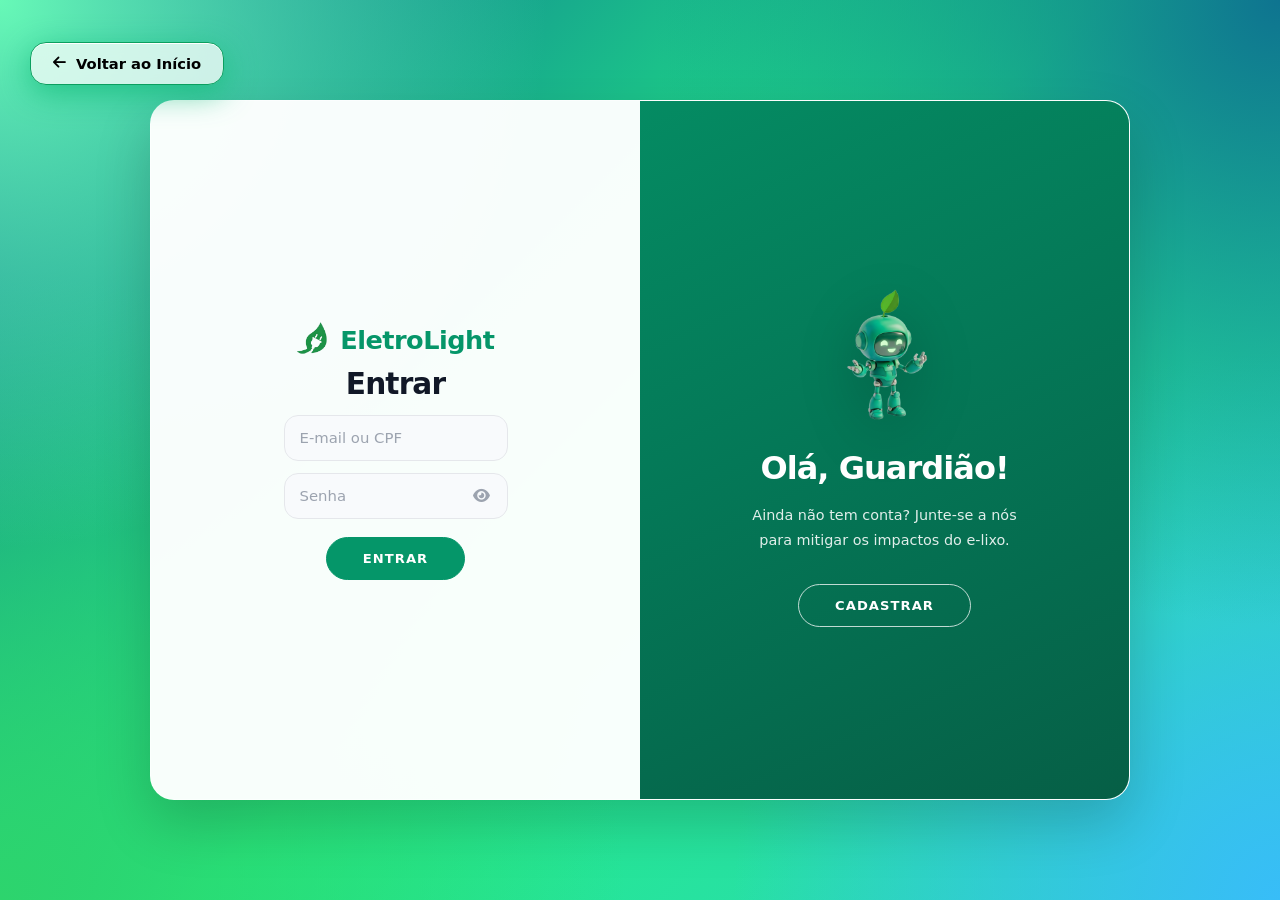
<file: login/login.html>
<!DOCTYPE html>
<html lang="pt-BR">
<head>
    <meta charset="UTF-8">
    <meta name="viewport" content="width=device-width, initial-scale=1.0">
    <title>EletroLight - Acesso</title>
    <link rel="stylesheet" href="https://cdnjs.cloudflare.com/ajax/libs/font-awesome/6.4.0/css/all.min.css">
    <link rel="stylesheet" href="login.css">
</head>
<body>

    <a href="../index.html" class="btn-voltar"><i class="fa-solid fa-arrow-left"></i> Voltar ao Início</a>

    <div class="container" id="container">
        <div class="form-container sign-up-container">
            <form action="#">
                <h2>Criar Conta</h2>
                <div class="social-container">
                    <p>Faça parte da rede sustentável de Manaus</p>
                </div>
                <input type="text" id="nome-cadastro" placeholder="Nome Completo" required />
                <input type="text" id="cpf-cadastro" placeholder="CPF (opcional)" maxlength="14" />
                <input type="text" id="nascimento-cadastro" placeholder="Data de Nascimento (DD/MM/AAAA)" maxlength="10" inputmode="numeric" />
                <input type="email" id="email-cadastro" placeholder="E-mail" required />
                <div class="senha-wrap">
                    <input type="password" id="senha-cadastro" placeholder="Senha" required />
                    <button type="button" class="olho-btn" data-target="senha-cadastro" aria-label="Mostrar senha"><i class="fa-solid fa-eye"></i></button>
                </div>
                <ul id="senha-requisitos" class="senha-req">
                    <li id="req-tamanho"><i class="fa-solid fa-circle-dot"></i> 8 a 16 caracteres</li>
                    <li id="req-maiuscula"><i class="fa-solid fa-circle-dot"></i> Uma letra maiúscula</li>
                    <li id="req-especial"><i class="fa-solid fa-circle-dot"></i> Um caractere especial (ex: @, #, !)</li>
                </ul>
                <div class="forca-wrap"><div class="forca-bar" id="forca-bar"></div></div>
                <span class="forca-label" id="forca-label"></span>
                <div class="senha-wrap">
                    <input type="password" id="senha-confirma" placeholder="Confirmar Senha" required />
                    <button type="button" class="olho-btn" data-target="senha-confirma" aria-label="Mostrar senha"><i class="fa-solid fa-eye"></i></button>
                </div>
                <button type="button" onclick="validarCadastro()">Cadastrar</button>
                <p class="toggle-mobile">Já tem uma conta? <a href="#" id="link-para-login">Entrar</a></p>
            </form>
        </div>

        <div class="form-container sign-in-container">
            <form action="#">
                <div class="logo-min">
                    <img src="../assets/images/Logo.png" alt="" width="38" height="38" class="logo-min__img" />
                    <span>EletroLight</span>
                </div>
                <h2>Entrar</h2>
                <input type="text" id="email-login" placeholder="E-mail ou CPF" required />
                <div class="senha-wrap">
                    <input type="password" id="senha-login" placeholder="Senha" required />
                    <button type="button" class="olho-btn" data-target="senha-login" aria-label="Mostrar senha"><i class="fa-solid fa-eye"></i></button>
                </div>
                <button type="button" onclick="validarLogin()">Entrar</button>
                <p class="toggle-mobile">Ainda não tem conta? <a href="#" id="link-para-cadastro">Cadastrar</a></p>
            </form>
        </div>

        <div class="overlay-container">
            <div class="overlay">
                <div class="overlay-panel overlay-left">
                    <div class="mascote-box">
                        <img src="../assets/images/robozito-nerd.png" alt="Mascote EletroLight" class="robo-login">
                    </div>
                    <h2>Já tem uma conta?</h2>
                    <p>Faça login para gerenciar seus anúncios e acessar o mapa de coleta.</p>
                    <button class="ghost" id="signIn">Entrar</button>
                </div>
                <div class="overlay-panel overlay-right">
                    <div class="mascote-box">
                        <img src="../assets/images/robozito.png" alt="Mascote EletroLight" class="robo-login">
                    </div>
                    <h2>Olá, Guardião!</h2>
                    <p>Ainda não tem conta? Junte-se a nós para mitigar os impactos do e-lixo.</p>
                    <button class="ghost" id="signUp">Cadastrar</button>
                </div>
            </div>
        </div>
    </div>

    <script src="../scripts/api-service.js"></script>
    <script src="login.js"></script>
</body>
</html>
</file>
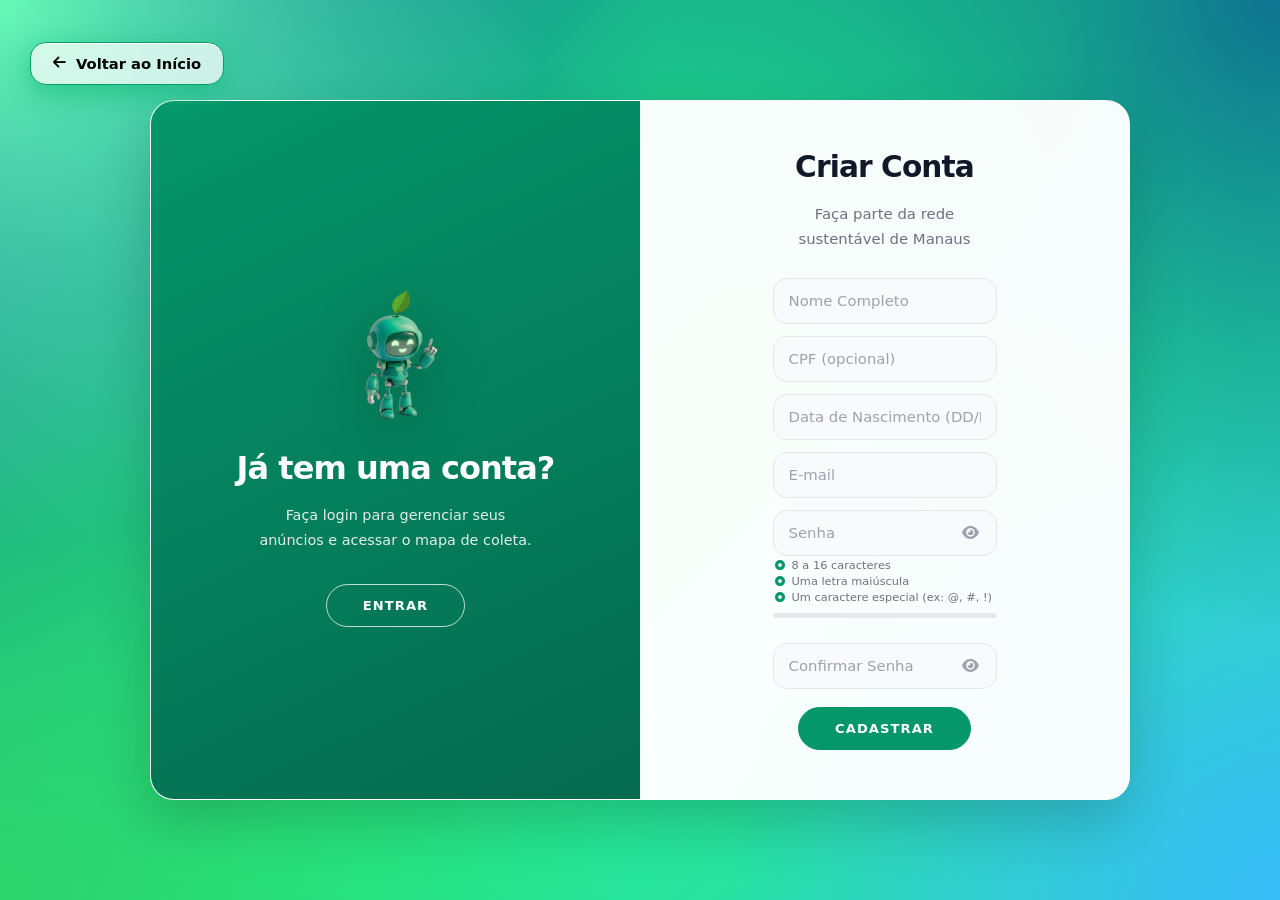
<file: pages/anunciar.html>
<!DOCTYPE html>
<html lang="pt-BR">
<head>
    <meta charset="UTF-8">
    <meta name="viewport" content="width=device-width, initial-scale=1.0">
    <title>Anunciar Eletrônico - EletroLight</title>
    <link rel="stylesheet" href="https://cdnjs.cloudflare.com/ajax/libs/font-awesome/6.4.0/css/all.min.css">
    <link rel="stylesheet" href="https://fonts.googleapis.com/css2?family=Material+Symbols+Outlined:opsz,wght,FILL,GRAD@20..48,100..700,0..1,-50..200&icon_names=person" />
    <link rel="stylesheet" href="../styles/style.css">
    <link rel="stylesheet" href="../styles/anunciar.css">
    <style>body { min-height: 100vh; display: flex; flex-direction: column; } .anunciar-main { flex: 1; }</style>
</head>
<body>

    <header>
        <a href="../index.html" class="logo">
            <img src="../assets/images/Logo.png" alt="" width="42" height="42" class="logo__img" />
            <span class="logo__text">EletroLight</span>
        </a>
        <button class="nav-hamburger" id="nav-hamburger" aria-label="Abrir menu" aria-expanded="false">
            <span></span><span></span><span></span>
        </button>
        <nav class="nav-links" id="nav-links" aria-label="Seções do site">
            <a href="../index.html#inicio">Início</a>
            <a href="../index.html#mapa-coleta">Pontos de Coleta</a>
            <a href="../index.html#aprendizado">Canal de Conscientização</a>
            <a href="./conteudos.html">Conteúdos</a>
            <a href="../index.html#economia">Serviços</a>
            <a href="../index.html#sobre-projeto">Sobre o Projeto</a>
        </nav>
        <div class="btn-nav-wrap" id="header-user-wrap">
            <a href="../login/login.html" class="btn-nav" id="btn-header-user">
                <span class="material-symbols-outlined btn-nav__icon" aria-hidden="true">person</span>
                Cadastre-se
            </a>
        </div>
    </header>

    <main class="anunciar-main">

        <!-- Hero da página -->
        <section class="anunciar-hero">
            <div class="anunciar-hero-content">
                <span class="subtitle">NOVA PUBLICAÇÃO</span>
                <h1>Anuncie seu Eletrônico</h1>
                <p>Doe ou troque eletrônicos. Contribua com a economia circular e reduza o lixo eletrônico em Manaus.</p>
            </div>
        </section>

        <!-- Guia de Categorias de Lixo Eletrônico -->
        <section class="categorias-info">
            <div class="categorias-info-inner">
                <h2 class="ci-titulo"><i class="fa-solid fa-recycle"></i> Categorias de Lixo Eletrônico</h2>
                <p class="ci-subtitulo">Identifique corretamente o tipo do seu equipamento para facilitar o descarte e a reutilização.</p>
                <div class="ci-grid">
                    <div class="ci-card">
                        <div class="ci-icon" style="background:#DBEAFE; color:#1D4ED8;"><i class="fa-solid fa-mobile-screen-button"></i></div>
                        <h3>Celulares e Smartphones</h3>
                        <p>Aparelhos móveis, feature phones, smartphones e seus acessórios como baterias e capas.</p>
                    </div>
                    <div class="ci-card">
                        <div class="ci-icon" style="background:#D1FAE5; color:#065F46;"><i class="fa-solid fa-laptop"></i></div>
                        <h3>Notebooks e Computadores</h3>
                        <p>Desktops, notebooks, netbooks, gabinetes, placas e memórias RAM.</p>
                    </div>
                    <div class="ci-card">
                        <div class="ci-icon" style="background:#EDE9FE; color:#4C1D95;"><i class="fa-solid fa-tv"></i></div>
                        <h3>TVs e Monitores</h3>
                        <p>Televisores CRT, LCD, LED e OLED, monitores de computador e projetores.</p>
                    </div>
                    <div class="ci-card">
                        <div class="ci-icon" style="background:#FEF3C7; color:#92400E;"><i class="fa-solid fa-tablet-screen-button"></i></div>
                        <h3>Tablets e E-readers</h3>
                        <p>Tablets Android, iPads, Kindles, e-readers e acessórios de leitura digital.</p>
                    </div>
                    <div class="ci-card">
                        <div class="ci-icon" style="background:#FCE7F3; color:#9D174D;"><i class="fa-solid fa-headphones"></i></div>
                        <h3>Áudio e Vídeo</h3>
                        <p>Fones, caixas de som, câmeras, videocâmeras, rádios e equipamentos Hi-Fi.</p>
                    </div>
                    <div class="ci-card">
                        <div class="ci-icon" style="background:#FEE2E2; color:#991B1B;"><i class="fa-solid fa-gamepad"></i></div>
                        <h3>Videogames e Consoles</h3>
                        <p>Consoles PlayStation, Xbox, Nintendo, controles e acessórios de games.</p>
                    </div>
                    <div class="ci-card">
                        <div class="ci-icon" style="background:#ECFDF5; color:#064E3B;"><i class="fa-solid fa-blender"></i></div>
                        <h3>Eletrodomésticos</h3>
                        <p>Impressoras, roteadores, micro-ondas, ventiladores e pequenos eletros.</p>
                    </div>
                    <div class="ci-card">
                        <div class="ci-icon" style="background:#F0FDF4; color:#166534;"><i class="fa-solid fa-plug"></i></div>
                        <h3>Cabos e Carregadores</h3>
                        <p>Fontes de alimentação, cabos USB, HDMI, VGA e carregadores de todos os tipos.</p>
                    </div>
                    <div class="ci-card">
                        <div class="ci-icon" style="background:#FFF7ED; color:#9A3412;"><i class="fa-solid fa-battery-half"></i></div>
                        <h3>Pilhas e Baterias</h3>
                        <p>Pilhas alcalinas, baterias de lítio, no-breaks e acumuladores recarregáveis.</p>
                    </div>
                    <div class="ci-card">
                        <div class="ci-icon" style="background:#F1F5F9; color:#334155;"><i class="fa-solid fa-print"></i></div>
                        <h3>Periféricos e Outros</h3>
                        <p>Teclados, mouses, webcams, scanners, HDs externos e demais periféricos.</p>
                    </div>
                </div>
            </div>
        </section>

        <!-- Formulário de Anúncio -->
        <section class="form-section">
            <div class="form-wrapper">
                <div class="form-side-info">
                    <h2>Por que anunciar aqui?</h2>
                    <ul class="beneficios-lista">
                        <li>
                            <div class="ben-icon"><i class="fa-solid fa-leaf"></i></div>
                            <div>
                                <strong>Impacto Ambiental</strong>
                                <p>Cada eletrônico reutilizado evita o descarte inadequado em igarapés e aterros.</p>
                            </div>
                        </li>
                        <li>
                            <div class="ben-icon"><i class="fa-solid fa-handshake"></i></div>
                            <div>
                                <strong>Conecta Pessoas</strong>
                                <p>Quem precisa encontra quem tem. Simples assim.</p>
                            </div>
                        </li>
                        <li>
                            <div class="ben-icon"><i class="fa-solid fa-shield-halved"></i></div>
                            <div>
                                <strong>100% Gratuito</strong>
                                <p>Nenhum custo para anunciar. Plataforma aberta à comunidade.</p>
                            </div>
                        </li>
                    </ul>

                    <div class="dicas-box">
                        <h3><i class="fa-solid fa-lightbulb"></i> Dicas para um bom anúncio</h3>
                        <ul>
                            <li><i class="fa-solid fa-check"></i> Use fotos nítidas e com boa iluminação</li>
                            <li><i class="fa-solid fa-check"></i> Descreva o defeito com detalhes</li>
                            <li><i class="fa-solid fa-check"></i> Informe se acompanha acessórios</li>
                            <li><i class="fa-solid fa-check"></i> Coloque um contato válido</li>
                        </ul>
                    </div>
                </div>

                <form class="anuncio-form" id="anuncio-form" novalidate>
                    <h2 class="form-titulo">Preencha os dados do anúncio</h2>

                    <!-- Dados do Anunciante -->
                    <fieldset class="form-fieldset">
                        <legend><i class="fa-solid fa-user"></i> Seus Dados de Contato</legend>

                        <div class="form-row">
                            <div class="form-group">
                                <label for="nome">Nome <span class="req">*</span></label>
                                <input type="text" id="nome" name="nome" placeholder="Seu nome completo" required>
                            </div>

                            <div class="form-group">
                                <label for="whatsapp">WhatsApp <span class="req">*</span></label>
                                <input type="tel" id="whatsapp" name="whatsapp" placeholder="(92) 9 0000-0000" required>
                            </div>
                        </div>

                        <div class="form-group">
                            <label for="bairro">Bairro / Localização em Manaus <span class="req">*</span></label>
                            <input type="text" id="bairro" name="bairro" placeholder="Ex: Adrianópolis, Centro, Flores..." required>
                        </div>
                    </fieldset>

                    <!-- Dados do Produto -->
                    <fieldset class="form-fieldset">
                        <legend><i class="fa-solid fa-box-open"></i> Dados do Eletrônico</legend>

                        <div class="form-group">
                            <label for="titulo-anuncio">Título do Anúncio <span class="req">*</span></label>
                            <input type="text" id="titulo-anuncio" name="titulo" placeholder="Ex: Notebook Dell Inspiron com defeito na tela" required maxlength="80">
                            <span class="char-count" id="titulo-count">0/80</span>
                        </div>

                        <div class="form-row">
                            <div class="form-group">
                                <label for="categoria">Categoria <span class="req">*</span></label>
                                <select id="categoria" name="categoria" required>
                                    <option value="" disabled selected>Selecione a categoria</option>
                                    <option value="celulares">📱 Celulares e Smartphones</option>
                                    <option value="notebooks">💻 Notebooks e Computadores</option>
                                    <option value="tvs">📺 TVs e Monitores</option>
                                    <option value="tablets">📱 Tablets e E-readers</option>
                                    <option value="audio">🎧 Áudio e Vídeo</option>
                                    <option value="videogames">🎮 Videogames e Consoles</option>
                                    <option value="eletrodomesticos">🔌 Eletrodomésticos</option>
                                    <option value="cabos">🔋 Cabos e Carregadores</option>
                                    <option value="pilhas">🔋 Pilhas e Baterias</option>
                                    <option value="perifericos">🖱️ Periféricos</option>
                                    <option value="outros">📦 Outros</option>
                                </select>
                            </div>

                            <div class="form-group">
                                <label for="tipo-anuncio">Tipo de Anúncio <span class="req">*</span></label>
                                <select id="tipo-anuncio" name="tipo" required>
                                    <option value="" disabled selected>Selecione o tipo</option>
                                    <option value="doacao">🟢 Doação</option>
                                    <option value="troca">🟣 Troca</option>
                                </select>
                            </div>
                        </div>

                        <div class="form-row">
                            <div class="form-group">
                                <label for="condicao">Condição do Item <span class="req">*</span></label>
                                <select id="condicao" name="condicao" required>
                                    <option value="" disabled selected>Selecione a condição</option>
                                    <option value="funcionando">✅ Funcionando</option>
                                    <option value="defeito-leve">⚠️ Com defeito leve</option>
                                    <option value="defeito-grave">❌ Com defeito grave</option>
                                    <option value="pecas">🔧 Somente para peças</option>
                                </select>
                            </div>

                            <div class="form-group">
                                <label for="marca">Marca / Modelo</label>
                                <input type="text" id="marca" name="marca" placeholder="Ex: Samsung, Dell, LG...">
                            </div>
                        </div>

                        <div class="form-group">
                            <label for="descricao">Descrição Detalhada <span class="req">*</span></label>
                            <textarea id="descricao" name="descricao" rows="5" placeholder="Descreva o estado do aparelho, defeitos, o que acompanha, etc." required maxlength="500"></textarea>
                            <span class="char-count" id="desc-count">0/500</span>
                        </div>
                    </fieldset>

                    <!-- Foto -->
                    <fieldset class="form-fieldset">
                        <legend><i class="fa-solid fa-camera"></i> Foto do Eletrônico <span class="req">*</span></legend>
                        <div class="upload-area" id="upload-area">
                            <input type="file" id="foto-input" name="foto" accept="image/*" multiple>
                            <label for="foto-input" class="upload-label">
                                <i class="fa-solid fa-cloud-arrow-up"></i>
                                <span>Clique ou arraste as fotos aqui</span>
                                <small>JPG, PNG ou WebP — Máx. 5MB por foto</small>
                            </label>
                            <div class="preview-grid" id="preview-grid"></div>
                        </div>
                        <p class="upload-erro-msg" id="upload-erro-msg"><i class="fa-solid fa-triangle-exclamation"></i> Adicione pelo menos uma foto do eletrônico.</p>
                    </fieldset>

                    <div class="form-group checkbox-group">
                        <label class="checkbox-label">
                            <input type="checkbox" id="termos" name="termos" required>
                            <span>Li e aceito os <a href="termos-de-uso.html" target="_blank" class="link-termos">termos de uso</a> da plataforma EletroLight e confirmo que o item descrito é real.</span>
                        </label>
                    </div>

                    <button type="submit" class="btn-publicar">
                        <i class="fa-solid fa-bullhorn"></i> Publicar Anúncio
                    </button>
                </form>
            </div>
        </section>

    </main>

    <!-- Modal de Sucesso -->
    <div class="modal-overlay" id="modal-sucesso">
        <div class="modal-box">
            <div class="modal-icon"><i class="fa-solid fa-circle-check"></i></div>
            <h2>Anúncio Publicado!</h2>
            <p>Seu eletrônico foi anunciado com sucesso. A comunidade EletroLight já pode visualizá-lo na seção de Serviços.</p>
            <div class="modal-actions">
                <a href="../index.html#economia" class="btn-modal-ver">Ver Anúncios</a>
                <button class="btn-modal-novo" id="btn-novo-anuncio">Novo Anúncio</button>
            </div>
        </div>
    </div>

    <footer>
        <p><i class="fa-solid fa-bolt"></i> Projeto EletroLight &copy; 2026</p>
        <p style="font-size: 0.9rem; opacity: 0.7; margin-top: 5px;">Solução Digital para Consumo Consciente e Mitigação de E-Lixo.</p>
        <p style="font-size: 0.85rem; opacity: 0.6; margin-top: 3px;">Contato: eletrolightsuporte@gmail.com</p>
    </footer>

    <script src="../scripts/api-service.js"></script>
    <script src="../scripts/anuncios-data.js"></script>
    <script src="../scripts/anunciar.js"></script>
    <script>
        // --- Perfil no header ---
        (function () {
            const wrap   = document.getElementById('header-user-wrap');
            const stored = localStorage.getItem('eletrolight_session');
            if (!wrap || !stored) return;
            const session      = JSON.parse(stored);
            const primeiroNome = session.nome.split(' ')[0];
            wrap.innerHTML = `
                <button class="btn-nav btn-perfil" id="btn-perfil-toggle" aria-expanded="false">
                    <span class="material-symbols-outlined btn-nav__icon" aria-hidden="true">person</span>
                    ${primeiroNome}
                    <i class="fa-solid fa-chevron-down perfil-seta"></i>
                </button>
                <div class="perfil-dropdown" id="perfil-dropdown">
                    <span class="perfil-nome-completo">${session.nome}</span>
                    <span class="perfil-email">${session.email}</span>
                    <hr class="perfil-divider">
                    <a href="./perfil.html" class="perfil-editar">
                        <i class="fa-solid fa-pen-to-square"></i> Editar Perfil
                    </a>
                    <a href="./meus-anuncios.html" class="perfil-editar">
                        <i class="fa-solid fa-rectangle-list"></i> Meus Anúncios
                    </a>
                    ${session.is_admin ? `<hr class="perfil-divider"><a href="./admin.html" class="perfil-editar" style="color:#f59e0b;"><i class="fa-solid fa-shield-halved"></i> Painel Admin</a>` : ''}
                    <button class="perfil-sair" id="btn-sair">
                        <i class="fa-solid fa-arrow-right-from-bracket"></i> Sair
                    </button>
                </div>`;
            document.getElementById('btn-perfil-toggle').addEventListener('click', (e) => {
                e.stopPropagation();
                const dd = document.getElementById('perfil-dropdown');
                const aberto = dd.classList.toggle('aberto');
                e.currentTarget.setAttribute('aria-expanded', aberto);
            });
            document.addEventListener('click', () => {
                const dd = document.getElementById('perfil-dropdown');
                if (dd) dd.classList.remove('aberto');
            });
            document.getElementById('btn-sair').addEventListener('click', () => {
                localStorage.removeItem('eletrolight_session');
                window.location.href = '../index.html';
            });
        })();
    </script>
</body>
</html>
</file>
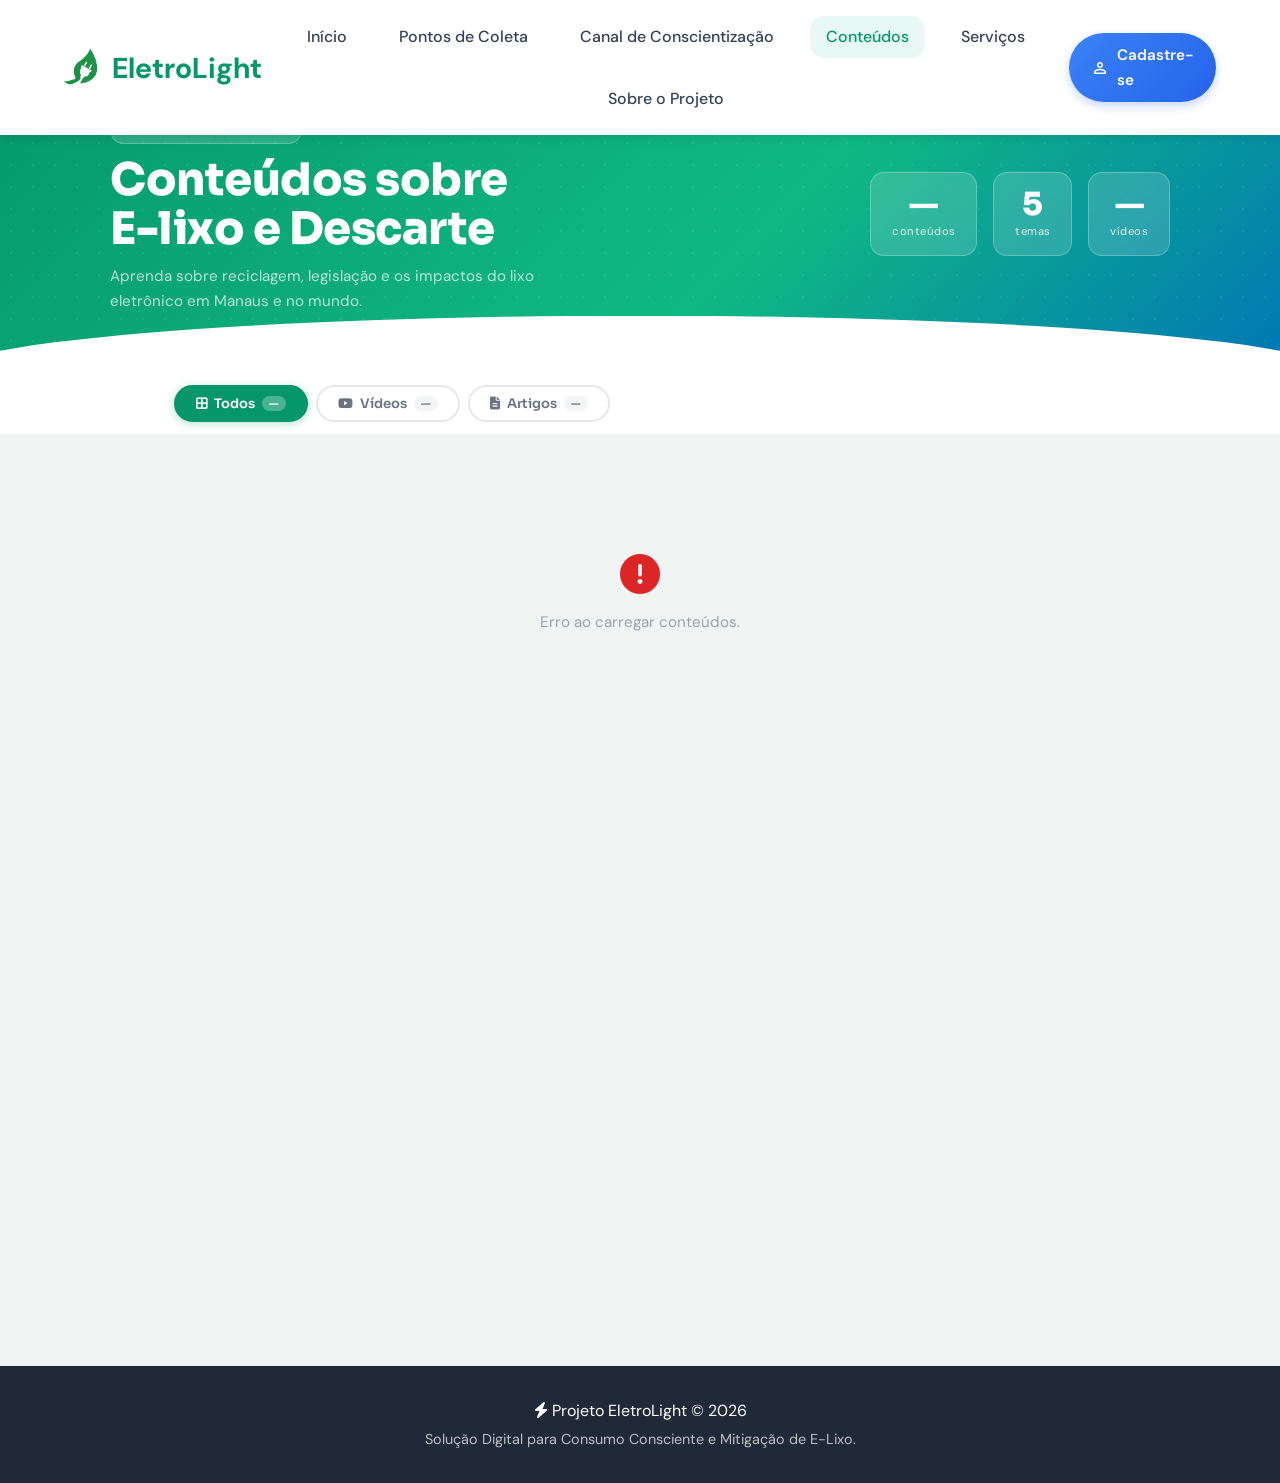
<file: pages/conteudos.html>
<!DOCTYPE html>
<html lang="pt-BR">
<head>
    <meta charset="UTF-8">
    <meta name="viewport" content="width=device-width, initial-scale=1.0">
    <title>Conteúdos Educativos - EletroLight</title>
    <link rel="stylesheet" href="https://cdnjs.cloudflare.com/ajax/libs/font-awesome/6.4.0/css/all.min.css">
    <link rel="stylesheet" href="https://fonts.googleapis.com/css2?family=Material+Symbols+Outlined:opsz,wght,FILL,GRAD@20..48,100..700,0..1,-50..200&icon_names=person" />
    <link rel="preconnect" href="https://fonts.googleapis.com">
    <link rel="preconnect" href="https://fonts.gstatic.com" crossorigin>
    <link href="https://fonts.googleapis.com/css2?family=Sora:wght@300;400;500;600;700;800&family=DM+Sans:ital,wght@0,300;0,400;0,500;0,600;1,400&display=swap" rel="stylesheet">
    <link rel="stylesheet" href="../styles/style.css">
    <style>
        /* ─── BASE ─────────────────────────────── */
        body {
            font-family: 'DM Sans', sans-serif;
            background: #F0F4F2;
        }
        .cont-main { padding-top: 80px; min-height: 100vh; }

        /* ─── HERO BANNER ──────────────────────── */
        .cv-hero {
            background: linear-gradient(135deg, #059669 0%, #10B981 60%, #0077b6 100%);
            padding: calc(80px + 2.2rem) 5% 3.8rem;
            position: relative;
            overflow: hidden;
        }
        .cv-hero::before {
            content: '';
            position: absolute;
            inset: 0;
            background-image: radial-gradient(circle, rgba(255,255,255,0.07) 1px, transparent 1px);
            background-size: 22px 22px;
            pointer-events: none;
        }
        .cv-hero::after {
            content: '';
            position: absolute;
            bottom: -2px;
            left: 0; right: 0;
            height: 60px;
            background: #fff;
            clip-path: ellipse(55% 100% at 50% 100%);
            pointer-events: none;
        }
        .cv-hero-inner {
            max-width: 1060px;
            margin: 0 auto;
            position: relative;
            z-index: 1;
            display: flex;
            align-items: center;
            justify-content: space-between;
            gap: 2rem;
            flex-wrap: wrap;
        }
        .cv-hero-label {
            display: inline-flex;
            align-items: center;
            gap: 7px;
            background: rgba(255,255,255,0.15);
            border: 1px solid rgba(255,255,255,0.25);
            color: #d1fae5;
            font-family: 'Sora', sans-serif;
            font-size: 0.72rem;
            font-weight: 700;
            letter-spacing: 1.5px;
            text-transform: uppercase;
            padding: 4px 14px;
            border-radius: 999px;
            margin-bottom: 0.75rem;
        }
        .cv-hero-label span { display: none; }
        .cv-hero h1 {
            font-family: 'Sora', sans-serif;
            font-size: clamp(1.8rem, 4vw, 2.8rem);
            font-weight: 800;
            color: #fff;
            line-height: 1.1;
            margin-bottom: 0.6rem;
            letter-spacing: -0.5px;
        }
        .cv-hero-sub {
            font-size: 0.95rem;
            color: rgba(255,255,255,0.72);
            max-width: 480px;
            line-height: 1.6;
        }
        .cv-hero-stats {
            display: flex;
            gap: 1rem;
            flex-shrink: 0;
        }
        .cv-hero-stat {
            text-align: center;
        }
        .cv-hero-stat {
            background: rgba(255,255,255,0.15);
            border: 1px solid rgba(255,255,255,0.25);
            border-radius: 14px;
            padding: 0.9rem 1.3rem;
            text-align: center;
            min-width: 72px;
            backdrop-filter: blur(6px);
        }
        .cv-hero-stat strong {
            display: block;
            font-family: 'Sora', sans-serif;
            font-size: 2rem;
            font-weight: 800;
            color: #fff;
            line-height: 1;
        }
        .cv-hero-stat small {
            font-size: 0.7rem;
            color: rgba(255,255,255,0.75);
            font-weight: 500;
            letter-spacing: 0.5px;
            display: block;
            margin-top: 3px;
        }
        .cv-hero-divider {
            display: none;
        }

        /* ─── FILTROS ───────────────────────────── */
        .cv-filters-bar {
            background: #fff;
            border-bottom: none;
            position: sticky;
            top: 70px;
            z-index: 99;
            margin-top: -1px;
        }
        .cv-filters-inner {
            max-width: 1060px;
            margin: 0 auto;
            padding: 0.75rem 5%;
            display: flex;
            align-items: center;
            gap: 0.5rem;
        }
        .cv-type-tab {
            display: inline-flex;
            align-items: center;
            gap: 7px;
            padding: 8px 20px;
            border: 2px solid #E5E7EB;
            background: #fff;
            font-family: 'Sora', sans-serif;
            font-size: 0.82rem;
            font-weight: 600;
            color: #6B7280;
            cursor: pointer;
            transition: all 0.18s;
            white-space: nowrap;
            border-radius: 999px;
        }
        .cv-type-tab:hover { border-color: #059669; color: #059669; background: #F0FDF4; }
        .cv-type-tab.ativo { background: #059669; border-color: #059669; color: #fff; box-shadow: 0 2px 10px rgba(5,150,105,0.28); }
        .cv-type-tab.ativo.video  { background: #059669; border-color: #059669; color: #fff; box-shadow: 0 2px 10px rgba(5,150,105,0.28); }
        .cv-type-tab.ativo.artigo { background: #059669; border-color: #059669; color: #fff; box-shadow: 0 2px 10px rgba(5,150,105,0.28); }
        .cv-type-tab .tab-count {
            font-size: 0.65rem;
            font-weight: 700;
            padding: 1px 7px;
            border-radius: 99px;
            min-width: 18px;
            text-align: center;
        }
        .cv-type-tab:not(.ativo) .tab-count { background: #F3F4F6; color: #6B7280; }
        .cv-type-tab.ativo .tab-count { background: rgba(255,255,255,0.28); color: #fff; }

        /* ─── WRAPPER CONTEÚDO ─────────────────── */
        .cv-wrap {
            max-width: 1060px;
            margin: 0 auto;
            padding: 2.5rem 5% 5rem;
        }

        /* ─── LABEL DE SEÇÃO ───────────────────── */
        .cv-secao-label {
            display: flex;
            align-items: center;
            gap: 10px;
            font-family: 'Sora', sans-serif;
            font-size: 0.65rem;
            font-weight: 700;
            letter-spacing: 2px;
            text-transform: uppercase;
            color: #9CA3AF;
            margin-bottom: 1.2rem;
        }
        .cv-secao-label::after {
            content: '';
            flex: 1;
            height: 1px;
            background: #E5E7EB;
        }

        /* ─── CARD DESTAQUE ────────────────────── */
        .cv-destaque {
            display: grid;
            grid-template-columns: 360px 1fr;
            border-radius: 20px;
            overflow: hidden;
            background: #fff;
            box-shadow: 0 4px 24px rgba(0,0,0,0.07), 0 1px 3px rgba(0,0,0,0.05);
            margin-bottom: 2.5rem;
            transition: box-shadow 0.25s, transform 0.25s;
            cursor: pointer;
        }
        .cv-destaque:hover {
            box-shadow: 0 12px 40px rgba(0,0,0,0.12);
            transform: translateY(-2px);
        }

        .cv-dest-thumb {
            position: relative;
            min-height: 240px;
            background-size: cover !important;
            background-position: center !important;
            display: flex;
            align-items: center;
            justify-content: center;
        }
        .cv-dest-thumb::after {
            content: '';
            position: absolute;
            inset: 0;
            background: linear-gradient(135deg, rgba(0,0,0,0.35) 0%, rgba(0,0,0,0.1) 100%);
        }
        .cv-play-lg {
            position: relative;
            z-index: 2;
            width: 68px;
            height: 68px;
            border-radius: 50%;
            background: rgba(255,255,255,0.95);
            display: flex;
            align-items: center;
            justify-content: center;
            font-size: 1.3rem;
            color: #059669;
            padding-left: 5px;
            box-shadow: 0 6px 24px rgba(0,0,0,0.25);
            transition: transform 0.2s, box-shadow 0.2s;
        }
        .cv-destaque:hover .cv-play-lg {
            transform: scale(1.1);
            box-shadow: 0 10px 32px rgba(0,0,0,0.3);
        }
        .cv-icon-lg {
            position: relative;
            z-index: 2;
            width: 68px;
            height: 68px;
            border-radius: 50%;
            background: rgba(255,255,255,0.9);
            display: flex;
            align-items: center;
            justify-content: center;
            font-size: 1.6rem;
            color: #059669;
            box-shadow: 0 6px 24px rgba(0,0,0,0.15);
        }
        /* categoria badge sobre a imagem */
        .cv-dest-cat-badge {
            position: absolute;
            top: 16px;
            left: 16px;
            z-index: 3;
            display: inline-flex;
            align-items: center;
            gap: 5px;
            padding: 5px 12px;
            border-radius: 99px;
            background: rgba(0,0,0,0.55);
            backdrop-filter: blur(8px);
            font-family: 'Sora', sans-serif;
            font-size: 0.65rem;
            font-weight: 700;
            color: #fff;
            letter-spacing: 0.5px;
        }
        .cv-dest-type-badge {
            position: absolute;
            bottom: 16px;
            right: 16px;
            z-index: 3;
            display: inline-flex;
            align-items: center;
            gap: 5px;
            padding: 5px 12px;
            border-radius: 99px;
            font-family: 'Sora', sans-serif;
            font-size: 0.65rem;
            font-weight: 700;
            letter-spacing: 0.3px;
        }
        .cv-dest-type-badge.video { background: #059669; color: #fff; }
        .cv-dest-type-badge.artigo { background: #047857; color: #fff; }

        .cv-dest-info {
            padding: 2rem 2.2rem;
            display: flex;
            flex-direction: column;
            justify-content: center;
            gap: 1rem;
        }
        .cv-dest-top-row {
            display: flex;
            align-items: center;
            gap: 8px;
            flex-wrap: wrap;
        }
        .cv-badge-destaque {
            display: inline-flex;
            align-items: center;
            gap: 5px;
            font-family: 'Sora', sans-serif;
            font-size: 0.62rem;
            font-weight: 700;
            letter-spacing: 1px;
            text-transform: uppercase;
            color: #D97706;
        }
        .cv-badge-cat {
            font-family: 'Sora', sans-serif;
            font-size: 0.65rem;
            font-weight: 700;
            padding: 3px 10px;
            border-radius: 5px;
            text-transform: uppercase;
            letter-spacing: 0.3px;
        }
        .cv-dest-titulo {
            font-family: 'Sora', sans-serif;
            font-size: clamp(1.15rem, 2.2vw, 1.55rem);
            font-weight: 800;
            color: #0F172A;
            line-height: 1.25;
            letter-spacing: -0.3px;
        }
        .cv-dest-texto {
            color: #4B5563;
            font-size: 0.9rem;
            line-height: 1.7;
            overflow: hidden;
            display: -webkit-box;
            -webkit-line-clamp: 3;
            line-clamp: 3;
            -webkit-box-orient: vertical;
        }
        .cv-dest-footer {
            display: flex;
            align-items: center;
            justify-content: space-between;
            gap: 1rem;
            flex-wrap: wrap;
            padding-top: 0.5rem;
            border-top: 1px solid #F3F4F6;
        }
        .cv-dest-meta {
            display: flex;
            align-items: center;
            gap: 1rem;
            font-size: 0.78rem;
            color: #9CA3AF;
        }
        .cv-dest-meta span { display: flex; align-items: center; gap: 5px; }
        .cv-btn-assistir {
            display: inline-flex;
            align-items: center;
            gap: 8px;
            background: linear-gradient(135deg, #059669, #047857);
            color: #fff;
            font-family: 'Sora', sans-serif;
            font-weight: 700;
            font-size: 0.8rem;
            padding: 10px 24px;
            border-radius: 10px;
            border: none;
            cursor: pointer;
            text-decoration: none;
            transition: all 0.2s;
            white-space: nowrap;
            letter-spacing: 0.2px;
            box-shadow: 0 4px 12px rgba(5,150,105,0.35);
        }
        .cv-btn-assistir:hover {
            transform: translateY(-1px);
            box-shadow: 0 8px 20px rgba(5,150,105,0.4);
            color: #fff;
        }
        .cv-btn-assistir.artigo {
            background: linear-gradient(135deg, #1D4ED8, #1e40af);
            box-shadow: 0 4px 12px rgba(29,78,216,0.35);
        }
        .cv-btn-assistir.artigo:hover { box-shadow: 0 8px 20px rgba(29,78,216,0.4); }

        /* ─── GRID PRINCIPAL (3 col) ─────────────── */
        .cv-grid {
            display: grid;
            grid-template-columns: repeat(3, 1fr);
            gap: 1.2rem;
            margin-bottom: 1.2rem;
        }

        .cv-card {
            border-radius: 16px;
            overflow: hidden;
            background: #fff;
            box-shadow: 0 2px 8px rgba(0,0,0,0.05);
            display: flex;
            flex-direction: column;
            transition: transform 0.22s, box-shadow 0.22s;
            cursor: pointer;
        }
        .cv-card:hover {
            transform: translateY(-4px);
            box-shadow: 0 10px 30px rgba(0,0,0,0.11);
        }

        .cv-card-thumb {
            height: 150px;
            display: flex;
            align-items: center;
            justify-content: center;
            position: relative;
            background-size: cover !important;
            background-position: center !important;
        }
        .cv-card-thumb::after {
            content: '';
            position: absolute;
            inset: 0;
            background: linear-gradient(180deg, rgba(0,0,0,0) 40%, rgba(0,0,0,0.45) 100%);
        }
        /* Only apply gradient overlay for video thumbs */
        .cv-card-thumb:not(.is-video)::after { display: none; }

        .cv-play-sm {
            position: relative;
            z-index: 2;
            width: 42px;
            height: 42px;
            border-radius: 50%;
            background: rgba(255,255,255,0.92);
            border: none;
            display: flex;
            align-items: center;
            justify-content: center;
            font-size: 0.85rem;
            color: #059669;
            padding-left: 3px;
            text-decoration: none;
            box-shadow: 0 4px 16px rgba(0,0,0,0.2);
            transition: transform 0.2s, box-shadow 0.2s;
        }
        .cv-card:hover .cv-play-sm {
            transform: scale(1.12);
            box-shadow: 0 6px 20px rgba(0,0,0,0.28);
        }
        .cv-icon-sm {
            position: relative;
            z-index: 2;
            width: 42px;
            height: 42px;
            border-radius: 12px;
            display: flex;
            align-items: center;
            justify-content: center;
            font-size: 1.1rem;
            background: rgba(255,255,255,0.85);
            box-shadow: 0 2px 10px rgba(0,0,0,0.1);
            transition: transform 0.2s;
        }
        .cv-card:hover .cv-icon-sm { transform: scale(1.08); }

        /* tipo badge no canto superior */
        .cv-card-type {
            position: absolute;
            top: 10px;
            right: 10px;
            z-index: 3;
            padding: 3px 9px;
            border-radius: 99px;
            font-family: 'Sora', sans-serif;
            font-size: 0.58rem;
            font-weight: 700;
            letter-spacing: 0.5px;
            text-transform: uppercase;
        }
        .cv-card-type.video { background: #059669; color: #fff; }
        .cv-card-type.artigo { background: #047857; color: #fff; }

        .cv-card-body {
            padding: 1rem 1.1rem 1.15rem;
            display: flex;
            flex-direction: column;
            gap: 0.35rem;
            flex: 1;
        }
        .cv-card-cat {
            display: flex;
            align-items: center;
            gap: 5px;
            font-family: 'Sora', sans-serif;
            font-size: 0.68rem;
            font-weight: 700;
            text-transform: uppercase;
            letter-spacing: 0.5px;
        }
        .cv-card-titulo {
            font-family: 'Sora', sans-serif;
            font-size: 0.92rem;
            font-weight: 700;
            color: #0F172A;
            line-height: 1.35;
            overflow: hidden;
            display: -webkit-box;
            -webkit-line-clamp: 2;
            line-clamp: 2;
            -webkit-box-orient: vertical;
        }
        .cv-card-excerpt {
            font-size: 0.78rem;
            color: #6B7280;
            line-height: 1.55;
            overflow: hidden;
            display: -webkit-box;
            -webkit-line-clamp: 2;
            line-clamp: 2;
            -webkit-box-orient: vertical;
            margin-top: 0.1rem;
        }
        .cv-card-meta {
            display: flex;
            align-items: center;
            gap: 8px;
            font-size: 0.72rem;
            color: #9CA3AF;
            margin-top: 0.4rem;
            padding-top: 0.5rem;
            border-top: 1px solid #F3F4F6;
        }
        .cv-card-meta span { display: flex; align-items: center; gap: 4px; }

        /* ─── GRID HORIZONTAL (2 col) ────────────── */
        .cv-grid-h {
            display: grid;
            grid-template-columns: 1fr 1fr;
            gap: 1.2rem;
            margin-bottom: 1.2rem;
        }
        .cv-card-h {
            border-radius: 16px;
            overflow: hidden;
            background: #fff;
            box-shadow: 0 2px 8px rgba(0,0,0,0.05);
            display: flex;
            align-items: stretch;
            transition: transform 0.22s, box-shadow 0.22s;
            cursor: pointer;
        }
        .cv-card-h:hover {
            transform: translateY(-3px);
            box-shadow: 0 10px 28px rgba(0,0,0,0.1);
        }
        .cv-card-h-thumb {
            width: 110px;
            min-height: 100px;
            flex-shrink: 0;
            display: flex;
            align-items: center;
            justify-content: center;
            position: relative;
            background-size: cover !important;
            background-position: center !important;
        }
        .cv-card-h-thumb::after {
            content: '';
            position: absolute;
            inset: 0;
            background: rgba(0,0,0,0.2);
        }
        .cv-card-h-thumb:not(.is-video)::after { display: none; }
        .cv-card-h-thumb .cv-play-sm {
            width: 34px;
            height: 34px;
            font-size: 0.7rem;
            color: #059669;
        }
        .cv-card-h-body {
            padding: 1rem 1.1rem;
            flex: 1;
            min-width: 0;
            display: flex;
            flex-direction: column;
            justify-content: center;
            gap: 0.25rem;
        }
        .cv-card-h-cat {
            display: flex;
            align-items: center;
            gap: 5px;
            font-family: 'Sora', sans-serif;
            font-size: 0.65rem;
            font-weight: 700;
            text-transform: uppercase;
            letter-spacing: 0.5px;
        }
        .cv-card-h-titulo {
            font-family: 'Sora', sans-serif;
            font-size: 0.87rem;
            font-weight: 700;
            color: #0F172A;
            line-height: 1.3;
            overflow: hidden;
            display: -webkit-box;
            -webkit-line-clamp: 2;
            line-clamp: 2;
            -webkit-box-orient: vertical;
        }
        .cv-card-h-meta {
            display: flex;
            align-items: center;
            gap: 6px;
            font-size: 0.7rem;
            color: #9CA3AF;
            margin-top: 0.2rem;
        }

        /* ─── PAGINAÇÃO ──────────────────────────── */
        .cv-bottom {
            display: flex;
            align-items: center;
            justify-content: space-between;
            padding-top: 1.5rem;
            margin-top: 0.5rem;
            border-top: 1px solid #E5E7EB;
        }
        .cv-dots { display: flex; gap: 5px; }
        .cv-dot {
            width: 8px;
            height: 8px;
            border-radius: 50%;
            background: #D1D5DB;
            cursor: pointer;
            border: none;
            transition: all 0.2s;
        }
        .cv-dot.ativo {
            background: #059669;
            width: 22px;
            border-radius: 4px;
        }
        .cv-count {
            font-size: 0.78rem;
            color: #9CA3AF;
        }

        /* ─── VAZIO / LOADING ─────────────────────── */
        .cv-vazio {
            grid-column: 1 / -1;
            text-align: center;
            padding: 5rem 2rem;
            color: #9CA3AF;
        }
        .cv-vazio i { font-size: 2.5rem; display: block; margin-bottom: 1rem; }
        .cv-vazio p { font-size: 0.95rem; }

        /* ─── CORES POR CATEGORIA ─────────────────── */
        .tbg-reciclagem   { background: linear-gradient(135deg, #bbf7d0, #d1fae5); }
        .tbg-curiosidades { background: linear-gradient(135deg, #fed7aa, #fde8cc); }
        .tbg-dicas        { background: linear-gradient(135deg, #ddd6fe, #ede9fe); }
        .tbg-impacto      { background: linear-gradient(135deg, #fecaca, #fee2e2); }
        .tbg-legislacao   { background: linear-gradient(135deg, #bfdbfe, #dbeafe); }
        .tbg-default      { background: linear-gradient(135deg, #e5e7eb, #f3f4f6); }

        .tc-reciclagem   { color: #059669; }
        .tc-curiosidades { color: #C2410C; }
        .tc-dicas        { color: #7C3AED; }
        .tc-impacto      { color: #DC2626; }
        .tc-legislacao   { color: #1D4ED8; }
        .tc-default      { color: #6B7280; }

        .bg-reciclagem   { background: #DCFCE7; color: #059669; }
        .bg-curiosidades { background: #FFF7ED; color: #C2410C; }
        .bg-dicas        { background: #EDE9FE; color: #7C3AED; }
        .bg-impacto      { background: #FEE2E2; color: #DC2626; }
        .bg-legislacao   { background: #DBEAFE; color: #1D4ED8; }

        .cv-icon-sm.tc-reciclagem   { color: #059669; }
        .cv-icon-sm.tc-curiosidades { color: #C2410C; }
        .cv-icon-sm.tc-dicas        { color: #7C3AED; }
        .cv-icon-sm.tc-impacto      { color: #DC2626; }
        .cv-icon-sm.tc-legislacao   { color: #1D4ED8; }

        /* ─── MODAL DE ARTIGO ─────────────────────── */
        .art-modal-overlay {
            position: fixed;
            inset: 0;
            background: rgba(15, 23, 42, 0.6);
            backdrop-filter: blur(6px);
            z-index: 2000;
            display: flex;
            align-items: center;
            justify-content: center;
            padding: 1rem;
            opacity: 0;
            pointer-events: none;
            transition: opacity 0.25s ease;
        }
        .art-modal-overlay.ativo {
            opacity: 1;
            pointer-events: auto;
        }
        .art-modal {
            background: #fff;
            border-radius: 20px;
            width: 100%;
            max-width: 680px;
            max-height: 88vh;
            display: flex;
            flex-direction: column;
            box-shadow: 0 24px 60px rgba(0,0,0,0.22);
            transform: translateY(16px) scale(0.98);
            transition: transform 0.28s cubic-bezier(0.34, 1.56, 0.64, 1);
        }
        .art-modal-overlay.ativo .art-modal {
            transform: translateY(0) scale(1);
        }
        .art-modal-header {
            display: flex;
            align-items: flex-start;
            justify-content: space-between;
            padding: 1.4rem 1.6rem 1.1rem;
            border-bottom: 1px solid #F3F4F6;
            gap: 1rem;
        }
        .art-modal-titulo {
            font-family: 'Sora', sans-serif;
            font-size: 1.15rem;
            font-weight: 800;
            color: #0F172A;
            line-height: 1.3;
        }
        .art-modal-fechar {
            background: #F3F4F6;
            border: none;
            width: 36px;
            height: 36px;
            border-radius: 10px;
            cursor: pointer;
            display: flex;
            align-items: center;
            justify-content: center;
            color: #6B7280;
            flex-shrink: 0;
            transition: background 0.15s, color 0.15s;
        }
        .art-modal-fechar:hover { background: #E5E7EB; color: #111827; }
        .art-modal-body {
            padding: 1.4rem 1.6rem;
            overflow-y: auto;
            font-size: 0.97rem;
            line-height: 1.75;
            color: #374151;
        }
        .art-modal-body p { margin-bottom: 1rem; }
        .art-modal-footer {
            display: flex;
            gap: 0.6rem;
            padding: 1rem 1.6rem 1.2rem;
            border-top: 1px solid #F3F4F6;
            justify-content: flex-end;
        }
        .art-modal-btn {
            display: inline-flex;
            align-items: center;
            gap: 6px;
            padding: 0.6rem 1.1rem;
            border-radius: 10px;
            font-family: 'Sora', sans-serif;
            font-size: 0.83rem;
            font-weight: 700;
            cursor: pointer;
            transition: all 0.15s;
            border: none;
        }
        .art-modal-btn.secundario { background: #F3F4F6; color: #374151; }
        .art-modal-btn.secundario:hover { background: #E5E7EB; }
        .art-modal-btn.primario {
            background: linear-gradient(135deg, #059669, #047857);
            color: #fff;
            box-shadow: 0 4px 12px rgba(5,150,105,0.3);
        }
        .art-modal-btn.primario:hover { box-shadow: 0 6px 18px rgba(5,150,105,0.4); transform: translateY(-1px); }
        .art-modal-btn:disabled { opacity: 0.5; cursor: not-allowed; transform: none; }

        /* ─── THUMBNAIL is-video ─────────────────── */
        .is-video {
            background-size: cover !important;
            background-position: center !important;
            background-color: #1e293b !important;
        }

        /* ─── RESPONSIVO ─────────────────────────── */
        @media (max-width: 860px) {
            .cv-grid { grid-template-columns: 1fr 1fr; }
            .cv-destaque { grid-template-columns: 1fr; }
            .cv-dest-thumb { min-height: 180px; }
        }
        @media (max-width: 640px) {
            .cv-grid { grid-template-columns: 1fr; }
            .cv-grid-h { grid-template-columns: 1fr; }
            .cv-hero-stats { display: none; }
            .cv-hero h1 { font-size: 1.7rem; }
        }
    </style>
</head>
<body>

    <header>
        <a href="../index.html" class="logo">
            <img src="../assets/images/Logo.png" alt="" width="42" height="42" class="logo__img" />
            <span class="logo__text">EletroLight</span>
        </a>
        <button class="nav-hamburger" id="nav-hamburger" aria-label="Abrir menu" aria-expanded="false">
            <span></span><span></span><span></span>
        </button>
        <nav class="nav-links" id="nav-links" aria-label="Seções do site">
            <a href="../index.html#inicio">Início</a>
            <a href="../index.html#mapa-coleta">Pontos de Coleta</a>
            <a href="../index.html#aprendizado">Canal de Conscientização</a>
            <a href="./conteudos.html" style="color:#059669;background:#d1f2eb84;">Conteúdos</a>
            <a href="../index.html#economia">Serviços</a>
            <a href="../index.html#sobre-projeto">Sobre o Projeto</a>
        </nav>
        <div class="btn-nav-wrap" id="header-user-wrap">
            <a href="../login/login.html" class="btn-nav" id="btn-header-user">
                <span class="material-symbols-outlined btn-nav__icon" aria-hidden="true">person</span>
                Cadastre-se
            </a>
        </div>
    </header>

    <!-- Hero Banner -->
    <div class="cv-hero">
        <div class="cv-hero-inner">
            <div>
                <div class="cv-hero-label"><i class="fa-solid fa-graduation-cap"></i> Canal Educativo</div>
                <h1>Conteúdos sobre<br>E-lixo e Descarte</h1>
                <p class="cv-hero-sub">Aprenda sobre reciclagem, legislação e os impactos do lixo eletrônico em Manaus e no mundo.</p>
            </div>
            <div class="cv-hero-stats">
                <div class="cv-hero-stat">
                    <strong id="stat-total">—</strong>
                    <small>conteúdos</small>
                </div>
                <div class="cv-hero-divider"></div>
                <div class="cv-hero-stat">
                    <strong>5</strong>
                    <small>temas</small>
                </div>
                <div class="cv-hero-divider"></div>
                <div class="cv-hero-stat">
                    <strong id="stat-videos">—</strong>
                    <small>vídeos</small>
                </div>
            </div>
        </div>
    </div>

    <!-- Barra de Filtros -->
    <div class="cv-filters-bar">
        <div class="cv-filters-inner">
            <button class="cv-type-tab ativo" data-tipo="todos">
                <i class="fa-solid fa-border-all"></i> Todos
                <span class="tab-count" id="count-todos">—</span>
            </button>
            <button class="cv-type-tab video" data-tipo="video">
                <i class="fa-brands fa-youtube"></i> Vídeos
                <span class="tab-count" id="count-video">—</span>
            </button>
            <button class="cv-type-tab artigo" data-tipo="artigo">
                <i class="fa-solid fa-file-lines"></i> Artigos
                <span class="tab-count" id="count-artigo">—</span>
            </button>
        </div>
    </div>

    <main class="cont-main" style="padding-top:0;">
        <div class="cv-wrap">

            <!-- Destaque -->
            <div id="secao-destaque" style="display:none;">
                <p class="cv-secao-label"><i class="fa-solid fa-fire-flame-curved" style="color:#F59E0B;"></i> Destaque</p>
                <div class="cv-destaque" id="destaque-card"></div>
            </div>

            <!-- Grade 3 colunas -->
            <div id="secao-grid" style="display:none;">
                <p class="cv-secao-label"><i class="fa-solid fa-grid-2"></i> Conteúdos e Curiosidades</p>
                <div class="cv-grid" id="cv-grid"></div>
            </div>

            <!-- Linha horizontal (últimos) -->
            <div class="cv-grid-h" id="cv-grid-h" style="display:none;"></div>

            <!-- Rodapé paginação -->
            <div class="cv-bottom" id="cv-bottom" style="display:none;">
                <div class="cv-dots" id="cv-dots"></div>
                <span class="cv-count" id="cv-count"></span>
            </div>

            <!-- Loading / Vazio -->
            <div class="cv-grid" id="cv-loading">
                <div class="cv-vazio">
                    <i class="fa-solid fa-spinner fa-spin"></i>
                    <p>Carregando conteúdos...</p>
                </div>
            </div>

        </div>
    </main>

    <!-- Modal de Artigo -->
    <div class="art-modal-overlay" id="art-modal-overlay" aria-hidden="true">
        <div class="art-modal" role="dialog" aria-modal="true" aria-labelledby="art-modal-titulo">
            <div class="art-modal-header">
                <div class="art-modal-titulo" id="art-modal-titulo"></div>
                <button class="art-modal-fechar" id="art-modal-fechar" aria-label="Fechar">
                    <i class="fa-solid fa-xmark"></i>
                </button>
            </div>
            <div class="art-modal-body" id="art-modal-body"></div>
            <div class="art-modal-footer" id="art-modal-footer">
                <button class="art-modal-btn secundario" id="art-modal-fechar-btn">Fechar</button>
                <a class="art-modal-btn primario" id="art-modal-link" href="#" target="_blank" rel="noopener" style="display:none;">
                    <i class="fa-solid fa-external-link-alt"></i> Ver no site original
                </a>
            </div>
        </div>
    </div>

    <footer>
        <p><i class="fa-solid fa-bolt"></i> Projeto EletroLight &copy; 2026</p>
        <p style="font-size: 0.9rem; opacity: 0.7; margin-top: 5px;">Solução Digital para Consumo Consciente e Mitigação de E-Lixo.</p>
    </footer>

    <script src="../scripts/api-service.js"></script>
    <script>
        /* ─── Perfil no header ─── */
        (function () {
            const wrap   = document.getElementById('header-user-wrap');
            const stored = localStorage.getItem('eletrolight_session');
            if (!wrap || !stored) return;
            const s = JSON.parse(stored);
            const fn = s.nome.split(' ')[0];
            wrap.innerHTML = `
                <button class="btn-nav btn-perfil" id="btn-perfil-toggle" aria-expanded="false">
                    <span class="material-symbols-outlined btn-nav__icon" aria-hidden="true">person</span>
                    ${fn} <i class="fa-solid fa-chevron-down perfil-seta"></i>
                </button>
                <div class="perfil-dropdown" id="perfil-dropdown">
                    <span class="perfil-nome-completo">${s.nome}</span>
                    <span class="perfil-email">${s.email}</span>
                    <hr class="perfil-divider">
                    <a href="./perfil.html" class="perfil-editar"><i class="fa-solid fa-pen-to-square"></i> Editar Perfil</a>
                    <a href="./meus-anuncios.html" class="perfil-editar"><i class="fa-solid fa-rectangle-list"></i> Meus Anúncios</a>
                    ${s.is_admin ? `<hr class="perfil-divider"><a href="./admin.html" class="perfil-editar" style="color:#f59e0b;"><i class="fa-solid fa-shield-halved"></i> Painel Admin</a>` : ''}
                    <button class="perfil-sair" id="btn-sair"><i class="fa-solid fa-arrow-right-from-bracket"></i> Sair</button>
                </div>`;
            document.getElementById('btn-perfil-toggle').addEventListener('click', e => {
                e.stopPropagation();
                const dd = document.getElementById('perfil-dropdown');
                const a = dd.classList.toggle('aberto');
                e.currentTarget.setAttribute('aria-expanded', a);
            });
            document.addEventListener('click', () => {
                const dd = document.getElementById('perfil-dropdown');
                if (dd) dd.classList.remove('aberto');
            });
            document.getElementById('btn-sair').addEventListener('click', () => {
                localStorage.removeItem('eletrolight_session');
                window.location.reload();
            });
        })();

        /* ─── Mapa de categorias ─── */
        const CAT = {
            reciclagem:   { label: 'Reciclagem',        icon: 'fa-recycle',        tbg: 'tbg-reciclagem',   tc: 'tc-reciclagem',   bg: 'bg-reciclagem'   },
            curiosidades: { label: 'Curiosidades',      icon: 'fa-lightbulb',      tbg: 'tbg-curiosidades', tc: 'tc-curiosidades', bg: 'bg-curiosidades' },
            dicas:        { label: 'Dicas',             icon: 'fa-list-check',     tbg: 'tbg-dicas',        tc: 'tc-dicas',        bg: 'bg-dicas'        },
            impacto:      { label: 'Impacto ambiental', icon: 'fa-leaf',           tbg: 'tbg-impacto',      tc: 'tc-impacto',      bg: 'bg-impacto'      },
            legislacao:   { label: 'Legislação',        icon: 'fa-scale-balanced', tbg: 'tbg-legislacao',   tc: 'tc-legislacao',   bg: 'bg-legislacao'   },
        };

        function getCat(raw) {
            const key = (raw || '').toLowerCase().normalize('NFD').replace(/[\u0300-\u036f]/g,'');
            return CAT[key] || { label: raw || '—', icon: 'fa-tag', tbg: 'tbg-default', tc: 'tc-default', bg: '' };
        }

        function getVideoId(url) {
            if (!url) return null;
            const patterns = [ /[?&]v=([^&]+)/, /youtu\.be\/([^?]+)/, /\/embed\/([^?]+)/, /\/v\/([^?]+)/ ];
            for (const re of patterns) { const m = url.match(re); if (m) return m[1]; }
            return null;
        }

        function thumbStyle(link_video, cat, imagem) {
            const id = getVideoId(link_video);
            if (id) return { cls: 'is-video', style: `background-image:url('https://img.youtube.com/vi/${id}/mqdefault.jpg');` };
            if (imagem) return { cls: 'is-video', style: `background-image:url('${imagem}');` };
            return { cls: cat.tbg, style: '' };
        }

        function readTime(texto) {
            const words = (texto || '').split(/\s+/).filter(Boolean).length;
            return Math.max(1, Math.round(words / 200));
        }

        /* ─── Modal de Artigo ─── */
        function abrirModalArtigo(c) {
            document.getElementById('art-modal-titulo').textContent = c.titulo;
            document.getElementById('art-modal-body').innerHTML = `<p>${(c.texto || '').replace(/\n/g, '</p><p>')}</p>`;
            const linkEl = document.getElementById('art-modal-link');
            if (c.link_original) {
                linkEl.href = c.link_original;
                linkEl.style.display = 'inline-flex';
            } else {
                linkEl.style.display = 'none';
            }
            document.getElementById('art-modal-overlay').classList.add('ativo');
            document.getElementById('art-modal-overlay').setAttribute('aria-hidden', 'false');
            document.body.style.overflow = 'hidden';
        }
        function fecharModalArtigo() {
            document.getElementById('art-modal-overlay').classList.remove('ativo');
            document.getElementById('art-modal-overlay').setAttribute('aria-hidden', 'true');
            document.body.style.overflow = '';
        }
        document.getElementById('art-modal-fechar').addEventListener('click', fecharModalArtigo);
        document.getElementById('art-modal-fechar-btn').addEventListener('click', fecharModalArtigo);
        document.getElementById('art-modal-overlay').addEventListener('click', e => {
            if (e.target === document.getElementById('art-modal-overlay')) fecharModalArtigo();
        });
        document.addEventListener('keydown', e => { if (e.key === 'Escape') fecharModalArtigo(); });

        /* ─── Render Destaque ─── */
        function renderDestaque(c) {
            const cat = getCat(c.categoria);
            const temVideo = !!c.link_video;
            const rt = readTime(c.texto);
            const th = thumbStyle(c.link_video, cat, c.imagem);
            const clickArtigo = !temVideo ? `onclick="abrirModalArtigo(${JSON.stringify(c).replace(/"/g, '&quot;')})"` : '';

            document.getElementById('secao-destaque').style.display = '';
            document.getElementById('destaque-card').setAttribute('onclick', !temVideo ? `abrirModalArtigo(${JSON.stringify(c).replace(/"/g, '&quot;')})` : `window.open('${c.link_video}','_blank')`);

            document.getElementById('destaque-card').innerHTML = `
                <div class="cv-dest-thumb ${th.cls}" style="${th.style}">
                    <span class="cv-dest-cat-badge"><i class="fa-solid ${cat.icon}"></i> ${cat.label}</span>
                    ${temVideo
                        ? `<div class="cv-play-lg"><i class="fa-solid fa-play"></i></div>`
                        : c.imagem ? '' : `<div class="cv-icon-lg"><i class="fa-solid ${cat.icon}"></i></div>`}
                    <span class="cv-dest-type-badge ${temVideo ? 'video' : 'artigo'}">
                        <i class="fa-solid ${temVideo ? 'fa-play' : 'fa-file-lines'}"></i>
                        ${temVideo ? 'Vídeo' : 'Artigo'}
                    </span>
                </div>
                <div class="cv-dest-info">
                    <div class="cv-dest-top-row">
                        <span class="cv-badge-destaque"><i class="fa-solid fa-fire-flame-curved"></i> MAIS ACESSADO</span>
                        <span class="cv-badge-cat ${cat.bg}">${cat.label}</span>
                    </div>
                    <div class="cv-dest-titulo">${c.titulo}</div>
                    <div class="cv-dest-texto">${c.texto}</div>
                    <div class="cv-dest-footer">
                        <div class="cv-dest-meta">
                            <span><i class="fa-regular fa-clock"></i> ${rt} min de leitura</span>
                            <span><i class="fa-regular fa-eye"></i> ${temVideo ? 'Vídeo disponível' : 'Artigo'}</span>
                        </div>
                        ${temVideo
                            ? `<a href="${c.link_video}" target="_blank" rel="noopener" class="cv-btn-assistir" onclick="event.stopPropagation()">
                                <i class="fa-solid fa-play"></i> Assistir agora
                               </a>`
                            : `<span class="cv-btn-assistir artigo"><i class="fa-solid fa-file-lines"></i> Ler artigo</span>`}
                    </div>
                </div>`;
        }

        /* ─── Render Card (3-col) ─── */
        function renderCard(c) {
            const cat = getCat(c.categoria);
            const temVideo = !!c.link_video;
            const rt = readTime(c.texto);
            const th = thumbStyle(c.link_video, cat, c.imagem);
            const excerpt = (c.texto || '').slice(0, 90) + (c.texto && c.texto.length > 90 ? '…' : '');

            const thumbContent = temVideo
                ? `<a href="${c.link_video}" target="_blank" rel="noopener" class="cv-play-sm" title="Assistir" onclick="event.stopPropagation()"><i class="fa-solid fa-play"></i></a>`
                : c.imagem ? '' : `<div class="cv-icon-sm ${cat.tc}"><i class="fa-solid ${cat.icon}"></i></div>`;

            const typeClass = temVideo ? 'video' : 'artigo';
            const typeLabel = temVideo ? 'Vídeo' : 'Artigo';

            const clickAttr = !temVideo ? `onclick="abrirModalArtigo(${JSON.stringify(c).replace(/"/g, '&quot;')})"` : `onclick="window.open('${c.link_video}','_blank')"`;

            return `<div class="cv-card" ${clickAttr}>
                <div class="cv-card-thumb ${th.cls}" style="${th.style}">
                    <span class="cv-card-type ${typeClass}">${typeLabel}</span>
                    ${thumbContent}
                </div>
                <div class="cv-card-body">
                    <div class="cv-card-cat ${cat.tc}"><i class="fa-solid ${cat.icon}"></i> ${cat.label}</div>
                    <div class="cv-card-titulo">${c.titulo}</div>
                    ${excerpt ? `<div class="cv-card-excerpt">${excerpt}</div>` : ''}
                    <div class="cv-card-meta">
                        <span><i class="fa-regular fa-clock"></i> ${rt} min</span>
                        <span>·</span>
                        <span><i class="fa-solid ${temVideo ? 'fa-play' : 'fa-file-lines'}"></i> ${temVideo ? 'Assistir' : 'Ler'}</span>
                    </div>
                </div>
            </div>`;
        }

        /* ─── Render Card Horizontal (2-col) ─── */
        function renderCardH(c) {
            const cat = getCat(c.categoria);
            const temVideo = !!c.link_video;
            const rt = readTime(c.texto);
            const th = thumbStyle(c.link_video, cat, c.imagem);

            const thumbContent = temVideo
                ? `<a href="${c.link_video}" target="_blank" rel="noopener" class="cv-play-sm" title="Assistir" onclick="event.stopPropagation()"><i class="fa-solid fa-play"></i></a>`
                : c.imagem ? '' : `<div class="cv-icon-sm ${cat.tc}"><i class="fa-solid ${cat.icon}"></i></div>`;

            const clickAttr = !temVideo ? `onclick="abrirModalArtigo(${JSON.stringify(c).replace(/"/g, '&quot;')})"` : `onclick="window.open('${c.link_video}','_blank')"`;

            return `<div class="cv-card-h" ${clickAttr}>
                <div class="cv-card-h-thumb ${th.cls}" style="${th.style}">${thumbContent}</div>
                <div class="cv-card-h-body">
                    <div class="cv-card-h-cat ${cat.tc}"><i class="fa-solid ${cat.icon}"></i> ${cat.label}</div>
                    <div class="cv-card-h-titulo">${c.titulo}</div>
                    <div class="cv-card-h-meta"><i class="fa-regular fa-clock"></i> ${rt} min · ${temVideo ? 'Vídeo' : 'Artigo'}</div>
                </div>
            </div>`;
        }

        /* ─── Renderização principal ─── */
        const POR_PAGINA = 8;
        let todosConteudos = [];
        let paginaAtual = 0;
        let listaFiltrada = [];
        let tipoAtivo = 'todos';

        function filtrar(tipo) {
            let lista = todosConteudos;
            if (tipo === 'video')  lista = lista.filter(c =>  !!c.link_video);
            if (tipo === 'artigo') lista = lista.filter(c => !c.link_video);
            return lista;
        }

        function renderPagina(lista, pag) {
            const inicio  = pag * POR_PAGINA;
            const fatia   = lista.slice(inicio, inicio + POR_PAGINA);
            const totalPags = Math.ceil(lista.length / POR_PAGINA);

            document.getElementById('cv-loading').style.display = 'none';

            const showDestaque = pag === 0 && tipoAtivo === 'todos';
            let items = fatia;
            if (showDestaque && lista.length > 0) {
                renderDestaque(lista[0]);
                items = fatia.filter((_, i) => !(pag === 0 && i === 0));
            } else {
                document.getElementById('secao-destaque').style.display = 'none';
            }

            const gridItems = items.slice(0, Math.floor(items.length / 3) * 3 || items.length - (items.length % 2));
            const hItems    = items.length % 3 !== 0 ? items.slice(-(items.length % 3)) : [];

            const gridEl  = document.getElementById('cv-grid');
            const hEl     = document.getElementById('cv-grid-h');
            const secGrid = document.getElementById('secao-grid');

            if (items.length) {
                secGrid.style.display = '';
                gridEl.innerHTML = gridItems.map(renderCard).join('');
                if (hItems.length === 1 || hItems.length === 2) {
                    hEl.style.display = '';
                    hEl.innerHTML = hItems.map(renderCardH).join('');
                } else {
                    hEl.style.display = 'none';
                }
            } else {
                secGrid.style.display = 'none';
                hEl.style.display = 'none';
            }

            const bottom  = document.getElementById('cv-bottom');
            const dotsEl  = document.getElementById('cv-dots');
            const countEl = document.getElementById('cv-count');
            if (lista.length && totalPags > 1) {
                bottom.style.display = '';
                dotsEl.innerHTML = Array.from({ length: totalPags }, (_, i) =>
                    `<button class="cv-dot${i === pag ? ' ativo' : ''}" data-pag="${i}" aria-label="Página ${i+1}"></button>`
                ).join('');
                const fim = Math.min(inicio + POR_PAGINA, lista.length);
                countEl.textContent = `${inicio + 1}–${fim} de ${lista.length} conteúdos`;
                dotsEl.querySelectorAll('.cv-dot').forEach(d => {
                    d.addEventListener('click', () => {
                        paginaAtual = parseInt(d.dataset.pag);
                        renderPagina(listaFiltrada, paginaAtual);
                    });
                });
            } else {
                bottom.style.display = 'none';
            }
        }

        function aplicarFiltro() {
            listaFiltrada = filtrar(tipoAtivo);
            paginaAtual = 0;
            if (!listaFiltrada.length) {
                document.getElementById('secao-destaque').style.display = 'none';
                document.getElementById('secao-grid').style.display = 'none';
                document.getElementById('cv-grid-h').style.display = 'none';
                document.getElementById('cv-bottom').style.display = 'none';
                document.getElementById('cv-loading').style.display = '';
                document.getElementById('cv-loading').innerHTML = `<div class="cv-vazio">
                    <i class="fa-solid fa-inbox"></i>
                    <p>Nenhum conteúdo neste filtro ainda.</p>
                </div>`;
                return;
            }
            document.getElementById('cv-loading').style.display = 'none';
            renderPagina(listaFiltrada, 0);
        }

        /* Abas de tipo */
        document.querySelectorAll('.cv-type-tab').forEach(btn => {
            btn.addEventListener('click', () => {
                document.querySelectorAll('.cv-type-tab').forEach(b => b.classList.remove('ativo'));
                btn.classList.add('ativo');
                tipoAtivo = btn.dataset.tipo;
                aplicarFiltro();
            });
        });

        /* Carga inicial */
        (async () => {
            try {
                const lista = await window.SupabaseService.getConteudoEducativo();
                todosConteudos = (lista || []).filter(c => c.ativo);
                const nVideos   = todosConteudos.filter(c => !!c.link_video).length;
                const nArtigos  = todosConteudos.filter(c => !c.link_video).length;

                document.getElementById('stat-total').textContent  = todosConteudos.length;
                document.getElementById('stat-videos').textContent = nVideos;
                document.getElementById('count-todos').textContent  = todosConteudos.length;
                document.getElementById('count-video').textContent  = nVideos;
                document.getElementById('count-artigo').textContent = nArtigos;

                if (!todosConteudos.length) {
                    document.getElementById('cv-loading').innerHTML = `<div class="cv-vazio">
                        <i class="fa-solid fa-inbox"></i>
                        <p>Nenhum conteúdo publicado ainda.</p>
                    </div>`;
                    return;
                }
                aplicarFiltro();
            } catch(e) {
                document.getElementById('cv-loading').innerHTML = `<div class="cv-vazio">
                    <i class="fa-solid fa-circle-exclamation" style="color:#DC2626;"></i>
                    <p>Erro ao carregar conteúdos.</p>
                </div>`;
            }
        })();
    </script>
</body>
</html>
</file>
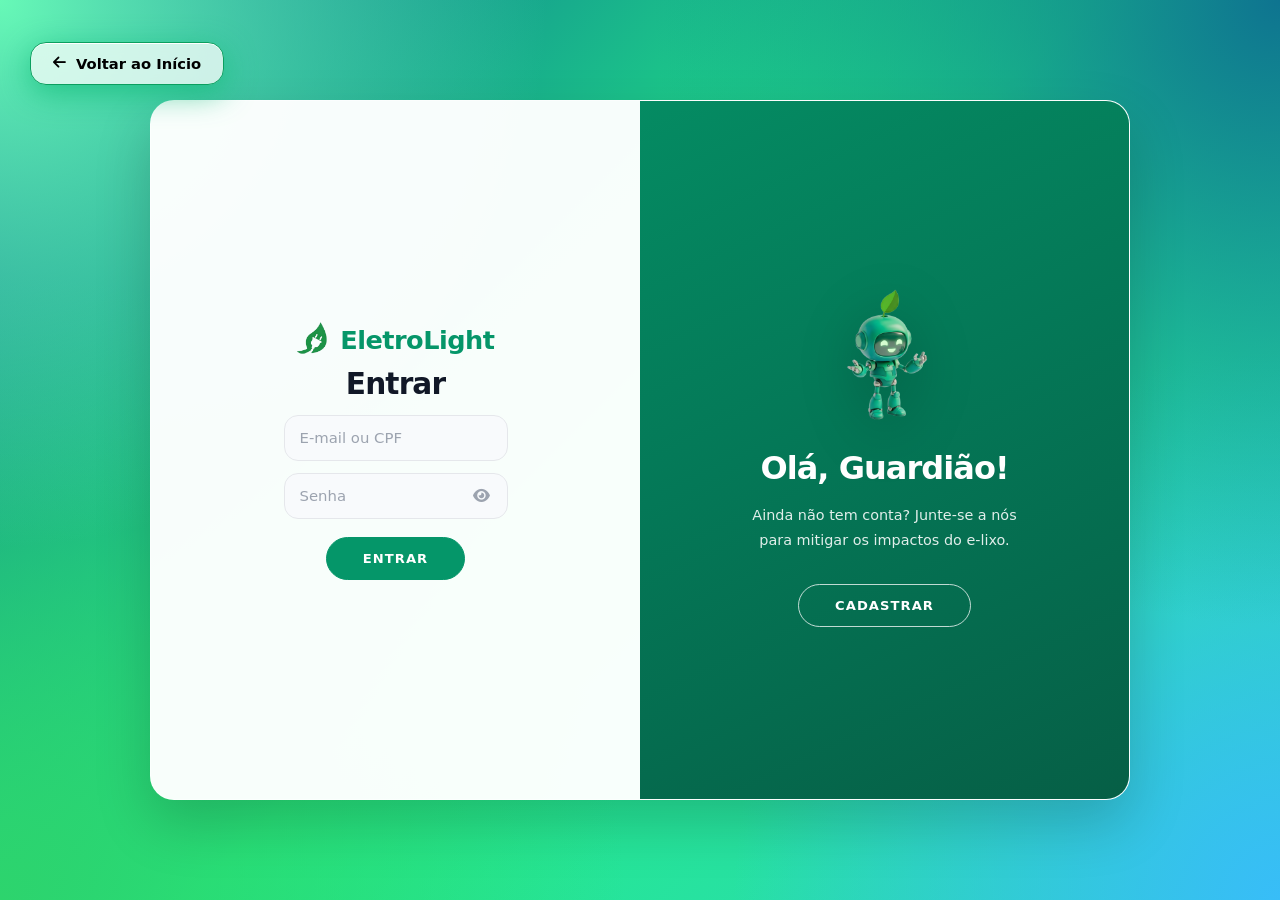
<file: pages/meus-anuncios.html>
<!DOCTYPE html>
<html lang="pt-BR">
<head>
    <meta charset="UTF-8">
    <meta name="viewport" content="width=device-width, initial-scale=1.0">
    <title>Meus Anúncios - EletroLight</title>
    <link rel="stylesheet" href="https://cdnjs.cloudflare.com/ajax/libs/font-awesome/6.4.0/css/all.min.css">
    <link rel="stylesheet" href="https://fonts.googleapis.com/css2?family=Material+Symbols+Outlined:opsz,wght,FILL,GRAD@20..48,100..700,0..1,-50..200&icon_names=person" />
    <link rel="stylesheet" href="../styles/style.css">
    <style>
        body { min-height: 100vh; display: flex; flex-direction: column; }
        .meus-main { padding-top: 80px; flex: 1; }

        /* Hero */
        .meus-hero {
            background: linear-gradient(135deg, #059669 0%, #10B981 60%, #0077b6 100%);
            padding: 3rem 5% 4.5rem;
            color: #fff;
            text-align: center;
            position: relative;
            overflow: hidden;
        }
        .meus-hero::before {
            content: '';
            position: absolute;
            inset: 0;
            background-image: radial-gradient(circle, rgba(255,255,255,0.07) 1px, transparent 1px);
            background-size: 22px 22px;
            pointer-events: none;
        }
        .meus-hero::after {
            content: '';
            position: absolute;
            bottom: -2px;
            left: 0; right: 0;
            height: 60px;
            background: #fff;
            clip-path: ellipse(52% 100% at 50% 100%);
            pointer-events: none;
        }
        .meus-hero > * { position: relative; z-index: 1; }
        .meus-hero span {
            display: inline-flex;
            align-items: center;
            gap: 6px;
            background: rgba(255,255,255,0.15);
            border: 1px solid rgba(255,255,255,0.25);
            color: #d1fae5;
            font-size: 0.72rem;
            font-weight: 700;
            letter-spacing: 1.5px;
            text-transform: uppercase;
            padding: 4px 14px;
            border-radius: 999px;
            margin-bottom: 0.75rem;
        }
        .meus-hero h1 {
            font-size: clamp(1.6rem, 3.5vw, 2.4rem);
            font-weight: 800;
            margin-bottom: 0.5rem;
        }
        .meus-hero p {
            font-size: 1rem;
            color: rgba(255,255,255,0.88);
            max-width: 480px;
            margin: 0 auto;
        }

        /* Toolbar */
        .meus-toolbar {
            background: #fff;
            border-bottom: 1px solid #e5e7eb;
            padding: 1rem 5%;
            display: flex;
            align-items: center;
            justify-content: space-between;
            gap: 1rem;
            flex-wrap: wrap;
            position: sticky;
            top: 80px;
            z-index: 100;
        }

        .meus-contador {
            font-size: 0.92rem;
            color: #6B7280;
            font-weight: 500;
        }

        .meus-contador strong { color: #059669; }

        .btn-novo-anuncio {
            display: inline-flex;
            align-items: center;
            gap: 8px;
            background: #059669;
            color: #fff;
            border: none;
            border-radius: 999px;
            padding: 10px 22px;
            font-size: 0.92rem;
            font-weight: 700;
            cursor: pointer;
            text-decoration: none;
            transition: background 0.2s, transform 0.15s;
        }
        .btn-novo-anuncio:hover { background: #047857; transform: translateY(-1px); }

        /* Grid */
        .meus-grid {
            max-width: 1100px;
            margin: 0 auto;
            padding: 2rem 5%;
            display: grid;
            grid-template-columns: repeat(auto-fill, minmax(290px, 1fr));
            gap: 24px;
        }

        /* Empty state */
        .meus-vazio {
            grid-column: 1 / -1;
            text-align: center;
            padding: 5rem 1rem;
            color: #9CA3AF;
        }
        .meus-vazio i {
            font-size: 3.5rem;
            color: #D1D5DB;
            margin-bottom: 1rem;
            display: block;
        }
        .meus-vazio h3 {
            font-size: 1.2rem;
            font-weight: 700;
            color: #374151;
            margin-bottom: 0.5rem;
        }
        .meus-vazio p { font-size: 0.95rem; margin-bottom: 1.5rem; }

        /* Barra de status (pendente / rejeitado) */
        .anuncio-status-bar {
            display: flex;
            align-items: center;
            gap: 6px;
            font-size: 0.78rem;
            font-weight: 700;
            padding: 7px 14px;
            letter-spacing: 0.02em;
        }
        .status-pendente { background: #FEF3C7; color: #92400E; border-bottom: 2px solid #FCD34D; }
        .status-rejeitado { background: #FEE2E2; color: #991B1B; border-bottom: 2px solid #FCA5A5; }
        .card-status-pendente { opacity: 0.9; }
        .card-status-rejeitado { opacity: 0.85; }

        /* Card com botão excluir */
        .anuncio-card { position: relative; }

        .btn-excluir-card {
            position: absolute;
            top: 10px;
            right: 10px;
            background: rgba(220, 38, 38, 0.9);
            color: #fff;
            border: none;
            border-radius: 8px;
            padding: 5px 10px;
            font-size: 0.78rem;
            font-weight: 700;
            cursor: pointer;
            display: flex;
            align-items: center;
            gap: 5px;
            z-index: 5;
            transition: background 0.2s;
        }
        .btn-excluir-card:hover { background: #B91C1C; }

        /* Modal confirmação exclusão */
        .modal-excluir-overlay {
            display: none;
            position: fixed;
            inset: 0;
            background: rgba(0,0,0,0.45);
            z-index: 9999;
            align-items: center;
            justify-content: center;
        }
        .modal-excluir-overlay.show { display: flex; }

        .modal-excluir-box {
            background: #fff;
            border-radius: 18px;
            padding: 2rem 2.2rem;
            max-width: 380px;
            width: 90%;
            text-align: center;
            box-shadow: 0 20px 60px rgba(0,0,0,0.2);
        }
        .modal-excluir-box i {
            font-size: 2.5rem;
            color: #DC2626;
            margin-bottom: 0.8rem;
        }
        .modal-excluir-box h3 {
            font-size: 1.1rem;
            font-weight: 800;
            color: #1F2937;
            margin-bottom: 0.5rem;
        }
        .modal-excluir-box p {
            font-size: 0.9rem;
            color: #6B7280;
            margin-bottom: 1.5rem;
            line-height: 1.5;
        }
        .modal-excluir-btns {
            display: flex;
            gap: 10px;
            justify-content: center;
        }
        .btn-cancelar-excluir {
            flex: 1;
            padding: 11px;
            border: 2px solid #E5E7EB;
            background: #fff;
            border-radius: 10px;
            font-size: 0.9rem;
            font-weight: 700;
            color: #374151;
            cursor: pointer;
            transition: border-color 0.2s;
        }
        .btn-cancelar-excluir:hover { border-color: #9CA3AF; }
        .btn-confirmar-excluir {
            flex: 1;
            padding: 11px;
            border: none;
            background: #DC2626;
            border-radius: 10px;
            font-size: 0.9rem;
            font-weight: 700;
            color: #fff;
            cursor: pointer;
            transition: background 0.2s;
        }
        .btn-confirmar-excluir:hover { background: #B91C1C; }

        /* Toast */
        .toast {
            position: fixed;
            bottom: 30px;
            left: 50%;
            transform: translateX(-50%) translateY(20px);
            background: #1F2937;
            color: #fff;
            padding: 12px 24px;
            border-radius: 999px;
            font-size: 0.92rem;
            font-weight: 600;
            opacity: 0;
            transition: opacity 0.3s, transform 0.3s;
            z-index: 99999;
            pointer-events: none;
            display: flex;
            align-items: center;
            gap: 8px;
        }
        .toast.show { opacity: 1; transform: translateX(-50%) translateY(0); }
        .toast-sucesso { background: #059669; }
        .toast-erro    { background: #DC2626; }

        @media (max-width: 600px) {
            .meus-grid { grid-template-columns: 1fr; }
        }

        /* Modal editar */
        .modal-editar-box {
            background: #fff;
            border-radius: 18px;
            padding: 1.8rem 2rem;
            max-width: 580px;
            width: 94%;
            max-height: 90vh;
            overflow-y: auto;
            box-shadow: 0 20px 60px rgba(0,0,0,0.2);
        }

        .modal-editar-header {
            display: flex;
            align-items: center;
            justify-content: space-between;
            margin-bottom: 1.4rem;
        }

        .modal-editar-header h3 {
            font-size: 1.1rem;
            font-weight: 800;
            color: #1F2937;
            display: flex;
            align-items: center;
            gap: 8px;
        }

        .btn-fechar-editar {
            background: none;
            border: none;
            font-size: 1.2rem;
            color: #9CA3AF;
            cursor: pointer;
            line-height: 1;
            padding: 4px;
            transition: color 0.2s;
        }
        .btn-fechar-editar:hover { color: #374151; }

        .edit-grid {
            display: grid;
            grid-template-columns: 1fr 1fr;
            gap: 12px;
        }

        .edit-field { display: flex; flex-direction: column; gap: 5px; }
        .edit-field--full { grid-column: 1 / -1; }

        .edit-field label {
            font-size: 0.8rem;
            font-weight: 700;
            color: #374151;
            text-transform: uppercase;
            letter-spacing: 0.05em;
        }

        .edit-field input,
        .edit-field select,
        .edit-field textarea {
            padding: 9px 12px;
            border: 2px solid #E5E7EB;
            border-radius: 8px;
            font-size: 0.92rem;
            color: #1F2937;
            background: #F9FAFB;
            font-family: inherit;
            transition: border-color 0.2s;
            resize: vertical;
        }

        .edit-field input:focus,
        .edit-field select:focus,
        .edit-field textarea:focus {
            outline: none;
            border-color: #059669;
            background: #fff;
        }

        .btn-editar-anuncio {
            background: #059669 !important;
            color: #fff !important;
        }
        .btn-editar-anuncio:hover { background: #047857 !important; }

        .btn-ver-msgs {
            display: flex;
            align-items: center;
            justify-content: center;
            gap: 6px;
            background: #F0FDF4;
            color: #059669;
            border: 1.5px solid #10B981;
            border-radius: 999px;
            padding: 8px 14px;
            font-size: 0.82rem;
            font-weight: 700;
            cursor: pointer;
            transition: all 0.2s;
            margin-top: 6px;
            width: 100%;
        }
        .btn-ver-msgs:hover { background: #059669; color: #fff; border-color: #059669; }

        .msg-count {
            background: #DC2626;
            color: #fff;
            border-radius: 999px;
            padding: 1px 8px;
            font-size: 0.71rem;
            font-weight: 800;
        }

        .card-notif-dot {
            position: absolute;
            top: 8px;
            left: 8px;
            width: 13px;
            height: 13px;
            background: #DC2626;
            border-radius: 50%;
            border: 2px solid #fff;
            z-index: 10;
            animation: pulse-dot 1.5s ease-in-out infinite;
        }
        @keyframes pulse-dot {
            0%, 100% { transform: scale(1); opacity: 1; }
            50%       { transform: scale(1.35); opacity: 0.7; }
        }

        .notif-banner {
            max-width: 1100px;
            margin: 1.2rem auto 0;
            padding: 0 5%;
            display: none;
        }
        .notif-banner-inner {
            background: linear-gradient(90deg, #D1FAE5, #A7F3D0);
            border: 1px solid #6EE7B7;
            border-radius: 12px;
            padding: 0.85rem 1.3rem;
            display: flex;
            align-items: center;
            gap: 10px;
            font-size: 0.92rem;
            font-weight: 600;
            color: #065F46;
        }
        .notif-banner-inner i { color: #059669; font-size: 1.1rem; }

        @media (max-width: 480px) {
            .edit-grid { grid-template-columns: 1fr; }
        }
    </style>
</head>
<body>

    <header>
        <a href="../index.html" class="logo">
            <img src="../assets/images/Logo.png" alt="" width="42" height="42" class="logo__img" />
            <span class="logo__text">EletroLight</span>
        </a>
        <button class="nav-hamburger" id="nav-hamburger" aria-label="Abrir menu" aria-expanded="false">
            <span></span><span></span><span></span>
        </button>
        <nav class="nav-links" id="nav-links" aria-label="Seções do site">
            <a href="../index.html#inicio">Início</a>
            <a href="./todos-anuncios.html">Anúncios</a>
            <a href="../index.html#mapa-coleta">Pontos de Coleta</a>
            <a href="../index.html#aprendizado">Canal de Conscientização</a>
            <a href="./conteudos.html">Conteúdos</a>
        </nav>
        <div class="btn-nav-wrap" id="header-user-wrap">
            <a href="../login/login.html" class="btn-nav" id="btn-header-user">
                <span class="material-symbols-outlined btn-nav__icon" aria-hidden="true">person</span>
                Cadastre-se
            </a>
        </div>
    </header>

    <main class="meus-main">

        <!-- Hero -->
        <div class="meus-hero">
            <span>MINHA CONTA</span>
            <h1><i class="fa-solid fa-rectangle-list"></i> Meus Anúncios</h1>
            <p>Visualize e gerencie todos os eletrônicos que você publicou na plataforma.</p>
        </div>

        <!-- Toolbar -->
        <div class="meus-toolbar">
            <p class="meus-contador" id="meus-contador">Carregando...</p>
            <a href="./anunciar.html" class="btn-novo-anuncio">
                <i class="fa-solid fa-plus"></i> Novo Anúncio
            </a>
        </div>

        <!-- Banner de notificações -->
        <div id="notif-banner" class="notif-banner">
            <div class="notif-banner-inner">
                <i class="fa-solid fa-bell"></i>
                <span id="notif-texto"></span>
            </div>
        </div>

        <!-- Grid de anúncios -->
        <div class="meus-grid" id="meus-grid"></div>

    </main>

    <!-- Modal edição de anúncio -->
    <div class="modal-excluir-overlay" id="modal-editar">
        <div class="modal-editar-box">
            <div class="modal-editar-header">
                <h3><i class="fa-solid fa-pen-to-square"></i> Editar Anúncio</h3>
                <button class="btn-fechar-editar" id="btn-fechar-editar" aria-label="Fechar"><i class="fa-solid fa-xmark"></i></button>
            </div>
            <form id="form-editar">
                <div class="edit-grid">
                    <div class="edit-field">
                        <label>Título</label>
                        <input type="text" id="edit-titulo" required maxlength="80">
                    </div>
                    <div class="edit-field">
                        <label>Marca</label>
                        <input type="text" id="edit-marca">
                    </div>
                    <div class="edit-field">
                        <label>Categoria</label>
                        <select id="edit-categoria">
                            <option value="celulares">Celulares</option>
                            <option value="notebooks">Notebooks</option>
                            <option value="tvs">TVs e Monitores</option>
                            <option value="tablets">Tablets</option>
                            <option value="audio">Áudio</option>
                            <option value="videogames">Videogames</option>
                            <option value="eletrodomesticos">Eletrodomésticos</option>
                            <option value="cabos">Cabos e Carregadores</option>
                            <option value="pilhas">Pilhas e Baterias</option>
                            <option value="perifericos">Periféricos</option>
                            <option value="outros">Outros</option>
                        </select>
                    </div>
                    <div class="edit-field">
                        <label>Tipo</label>
                        <select id="edit-tipo">
                            <option value="doacao">Doação</option>
                            <option value="troca">Troca</option>
                        </select>
                    </div>
                    <div class="edit-field">
                        <label>Condição</label>
                        <input type="text" id="edit-condicao" placeholder="Ex: Funcionando, Com defeito...">
                    </div>
                    <div class="edit-field">
                        <label>Bairro</label>
                        <input type="text" id="edit-bairro">
                    </div>
                    <div class="edit-field">
                        <label>WhatsApp</label>
                        <input type="text" id="edit-whatsapp" placeholder="(92) 9 0000-0000">
                    </div>
                    <div class="edit-field edit-field--full">
                        <label>Descrição</label>
                        <textarea id="edit-descricao" rows="4" required></textarea>
                    </div>
                </div>
                <div class="modal-excluir-btns" style="margin-top:1.2rem;">
                    <button type="button" class="btn-cancelar-excluir" id="btn-fechar-editar2">Cancelar</button>
                    <button type="submit" class="btn-confirmar-excluir" style="background:#059669;">
                        <i class="fa-solid fa-floppy-disk"></i> Salvar
                    </button>
                </div>
            </form>
        </div>
    </div>

    <!-- Modal confirmação exclusão -->
    <div class="modal-excluir-overlay" id="modal-excluir">
        <div class="modal-excluir-box">
            <i class="fa-solid fa-trash-can"></i>
            <h3>Excluir anúncio?</h3>
            <p>Esta ação não pode ser desfeita. O anúncio será removido permanentemente da plataforma.</p>
            <div class="modal-excluir-btns">
                <button class="btn-cancelar-excluir" id="btn-cancelar-excluir">Cancelar</button>
                <button class="btn-confirmar-excluir" id="btn-confirmar-excluir">Sim, excluir</button>
            </div>
        </div>
    </div>

    <footer>
        <p><i class="fa-solid fa-bolt"></i> Projeto EletroLight &copy; 2026</p>
        <p style="font-size: 0.9rem; opacity: 0.7; margin-top: 5px;">Solução Digital para Consumo Consciente e Mitigação de E-Lixo.</p>
        <p style="font-size: 0.85rem; opacity: 0.6; margin-top: 3px;">Contato: eletrolightsuporte@gmail.com</p>
    </footer>

    <script src="../scripts/api-service.js"></script>
    <script src="../scripts/anuncios-data.js"></script>
    <script>
    // ── Guard: exige login ──
    (function () {
        const raw = localStorage.getItem('eletrolight_session');
        if (!raw) { window.location.href = '../login/login.html'; }
    })();

    const session = JSON.parse(localStorage.getItem('eletrolight_session'));

    // ── Header / dropdown ──
    (function montarHeader() {
        const wrap = document.getElementById('header-user-wrap');
        if (!wrap) return;

        const primeiroNome = session.nome.split(' ')[0];
        wrap.innerHTML = `
            <button class="btn-nav btn-perfil" id="btn-perfil-toggle" aria-expanded="false">
                <span class="material-symbols-outlined btn-nav__icon" aria-hidden="true">person</span>
                ${primeiroNome}
                <i class="fa-solid fa-chevron-down perfil-seta"></i>
            </button>
            <div class="perfil-dropdown" id="perfil-dropdown">
                <span class="perfil-nome-completo">${session.nome}</span>
                <span class="perfil-email">${session.email}</span>
                <hr class="perfil-divider">
                <a href="./perfil.html" class="perfil-editar">
                    <i class="fa-solid fa-pen-to-square"></i> Editar Perfil
                </a>
                <a href="./meus-anuncios.html" class="perfil-editar" style="color:#059669;">
                    <i class="fa-solid fa-rectangle-list"></i> Meus Anúncios
                </a>
                ${session.is_admin ? `<hr class="perfil-divider"><a href="./admin.html" class="perfil-editar" style="color:#f59e0b;"><i class="fa-solid fa-shield-halved"></i> Painel Admin</a>` : ''}
                <button class="perfil-sair" id="btn-sair">
                    <i class="fa-solid fa-arrow-right-from-bracket"></i> Sair
                </button>
            </div>`;

        document.getElementById('btn-perfil-toggle').addEventListener('click', (e) => {
            e.stopPropagation();
            const dd = document.getElementById('perfil-dropdown');
            const aberto = dd.classList.toggle('aberto');
            e.currentTarget.setAttribute('aria-expanded', aberto);
        });
        document.addEventListener('click', () => {
            document.getElementById('perfil-dropdown')?.classList.remove('aberto');
        });
        document.getElementById('btn-sair').addEventListener('click', () => {
            localStorage.removeItem('eletrolight_session');
            window.location.href = '../index.html';
        });
    })();

    // ── Renderiza somente os anúncios do usuário logado ──
    let idParaExcluir = null;

    async function renderMeusAnuncios() {
        const meus = await getAnunciosByEmail(session.email);

        const grid     = document.getElementById('meus-grid');
        const contador = document.getElementById('meus-contador');

        const aprovados = meus.filter(a => a.status === 'aprovado').length;
        const pendentes = meus.filter(a => a.status === 'pendente').length;

        if (meus.length === 0) {
            contador.innerHTML = 'Nenhum anúncio ainda.';
            grid.innerHTML = `
                <div class="meus-vazio">
                    <i class="fa-solid fa-box-open"></i>
                    <h3>Nenhum anúncio encontrado</h3>
                    <p>Você ainda não publicou nenhum eletrônico. Que tal começar agora?</p>
                </div>`;
            return;
        }

        let contadorTexto = `<strong>${aprovados}</strong> publicado${aprovados !== 1 ? 's' : ''}`;
        if (pendentes > 0) contadorTexto += ` · <strong style="color:#D97706">${pendentes}</strong> aguardando aprovação`;
        contador.innerHTML = contadorTexto;

        grid.innerHTML = meus.map(a => {
            const isPendente  = a.status === 'pendente';
            const isRejeitado = a.status === 'rejeitado';

            let cardHtml = renderAnuncioCard(a, { isOwner: a.status === 'aprovado' })
                .replace(
                    '<div class="anuncio-img-wrap">',
                    `<div class="anuncio-img-wrap"><button class="btn-excluir-card" data-id="${a.id}"><i class="fa-solid fa-trash"></i> Excluir</button>`
                );

            if (isPendente) {
                cardHtml = cardHtml
                    .replace('class="anuncio-card"', 'class="anuncio-card card-status-pendente"')
                    .replace(
                        '<div class="anuncio-img-wrap">',
                        `<div class="anuncio-status-bar status-pendente"><i class="fa-solid fa-clock"></i> Aguardando aprovação do administrador</div><div class="anuncio-img-wrap">`
                    );
            } else if (isRejeitado) {
                cardHtml = cardHtml
                    .replace('class="anuncio-card"', 'class="anuncio-card card-status-rejeitado"')
                    .replace(
                        '<div class="anuncio-img-wrap">',
                        `<div class="anuncio-status-bar status-rejeitado"><i class="fa-solid fa-xmark"></i> Anúncio rejeitado</div><div class="anuncio-img-wrap">`
                    );
            }

            return cardHtml;
        }).join('');

        // Injetar botão "Ver Mensagens" apenas em aprovados
        meus.filter(a => a.status === 'aprovado').forEach(a => {
            const card = grid.querySelector(`.anuncio-card[data-id="${a.id}"]`);
            if (!card) return;
            const body = card.querySelector('.anuncio-body');
            if (!body) return;
            const btn = document.createElement('button');
            btn.className = 'btn-ver-msgs';
            btn.dataset.id = a.id;
            btn.innerHTML = '<i class="fa-solid fa-comments"></i> Ver Mensagens';
            body.appendChild(btn);
        });

        // Botão excluir
        grid.querySelectorAll('.btn-excluir-card').forEach(btn => {
            btn.addEventListener('click', (e) => {
                e.stopPropagation();
                idParaExcluir = btn.dataset.id;
                document.getElementById('modal-excluir').classList.add('show');
            });
        });

        // Botão editar
        grid.querySelectorAll('.btn-editar-anuncio').forEach(btn => {
            btn.addEventListener('click', (e) => {
                e.stopPropagation();
                const card = btn.closest('.anuncio-card');
                const id = card?.dataset.id;
                console.log('=== DEBUG clique editar ===');
                console.log('Card dataset:', card?.dataset);
                console.log('ID extraído:', id);
                if (id) abrirModalEditar(id);
            });
        });

        // Botão ver mensagens
        grid.querySelectorAll('.btn-ver-msgs').forEach(btn => {
            btn.addEventListener('click', (e) => {
                e.stopPropagation();
                const id = btn.dataset.id;
                if (id) window.location.href = `./anuncio-detalhe.html?id=${id}`;
            });
        });

        // Carregar contagem de mensagens de forma assíncrona
        carregarNotificacoes(meus);
    }

    // ── Modal exclusão ──
    document.getElementById('btn-cancelar-excluir').addEventListener('click', () => {
        document.getElementById('modal-excluir').classList.remove('show');
        idParaExcluir = null;
    });

    document.getElementById('btn-confirmar-excluir').addEventListener('click', async () => {
        if (idParaExcluir === null) return;
        try {
            await window.SupabaseService.deletarAnuncio(idParaExcluir);
            console.log('Delete retornou, verificando...');
            
            // Verifica se realmente foi deletado
            await new Promise(r => setTimeout(r, 500)); // Aguarda 500ms
            const anuncios = await getAnuncios();
            const aindaExiste = anuncios.find(a => a.id === idParaExcluir);
            
            if (aindaExiste) {
                console.error('ERRO: Anúncio ainda existe após delete!', aindaExiste);
                mostrarToast('Erro: Anúncio não foi excluído (pode ser problema de permissão)', 'erro');
            } else {
                console.log('Anúncio confirmado como deletado');
                document.getElementById('modal-excluir').classList.remove('show');
                idParaExcluir = null;
                await renderMeusAnuncios();
                mostrarToast('Anúncio excluído com sucesso.', 'sucesso');
            }
        } catch (err) {
            console.error('Erro ao excluir:', err);
            mostrarToast('Erro ao excluir anúncio: ' + (err.message || 'Erro desconhecido'), 'erro');
        }
    });

    // ── Modal edição ──
    let idParaEditar = null;

    async function abrirModalEditar(id) {
        if (!id) return;
        console.log('Abrindo modal para ID:', id);
        console.log('Email do usuário logado:', session.email);
        
        const anuncios = await getAnuncios();
        console.log('Total de anúncios carregados:', anuncios.length);
        
        const anuncio = anuncios.find(a => a.id === id);
        console.log('Anúncio encontrado:', anuncio);
        
        if (!anuncio) {
            console.error('Anúncio não encontrado:', id);
            mostrarToast('Anúncio não encontrado', 'erro');
            return;
        }
        
        if (anuncio.email && anuncio.email.toLowerCase() !== session.email.toLowerCase()) {
            console.error('Email não corresponde:', anuncio.email, '!==', session.email);
            mostrarToast('Você não tem permissão para editar este anúncio', 'erro');
            return;
        }
        
        idParaEditar = id;

        document.getElementById('edit-titulo').value    = anuncio.titulo    || '';
        document.getElementById('edit-marca').value     = anuncio.marca     || '';
        document.getElementById('edit-bairro').value    = anuncio.bairro    || '';
        document.getElementById('edit-whatsapp').value  = anuncio.whatsapp  || '';
        document.getElementById('edit-descricao').value = anuncio.descricao || '';
        document.getElementById('edit-categoria').value = anuncio.categoria || '';
        document.getElementById('edit-tipo').value      = anuncio.tipo      || '';
        document.getElementById('edit-condicao').value  = anuncio.condicao  || '';

        document.getElementById('modal-editar').classList.add('show');
    }

    document.getElementById('btn-fechar-editar2').addEventListener('click', () => {
        document.getElementById('modal-editar').classList.remove('show');
        idParaEditar = null;
    });

    document.getElementById('btn-fechar-editar').addEventListener('click', () => {
        document.getElementById('modal-editar').classList.remove('show');
        idParaEditar = null;
    });

    document.getElementById('form-editar').addEventListener('submit', async (e) => {
        e.preventDefault();
        if (idParaEditar === null) return;

        console.log('Salvando edição para ID:', idParaEditar);

        try {
            const updates = {
                titulo: document.getElementById('edit-titulo').value.trim(),
                marca: document.getElementById('edit-marca').value.trim(),
                bairro: document.getElementById('edit-bairro').value.trim(),
                whatsapp: document.getElementById('edit-whatsapp').value.trim(),
                descricao: document.getElementById('edit-descricao').value.trim(),
                categoria: document.getElementById('edit-categoria').value,
                tipo: document.getElementById('edit-tipo').value,
                condicao: document.getElementById('edit-condicao').value.trim()
            };

            console.log('Dados a atualizar:', updates);

            await window.SupabaseService.atualizarAnuncio(idParaEditar, updates);
            console.log('Update retornou, verificando...');
            
            // Verifica se realmente foi atualizado
            await new Promise(r => setTimeout(r, 500)); // Aguarda 500ms
            const anuncios = await getAnuncios();
            const atualizado = anuncios.find(a => a.id === idParaEditar);
            
            if (!atualizado) {
                console.error('ERRO: Anúncio não encontrado após update');
                mostrarToast('Erro: Anúncio não foi atualizado', 'erro');
            } else if (atualizado.titulo !== updates.titulo) {
                console.error('ERRO: Anúncio não foi atualizado. Esperado:', updates.titulo, 'Encontrado:', atualizado.titulo);
                mostrarToast('Erro: Anúncio não foi atualizado (dados não persistiram)', 'erro');
            } else {
                console.log('Anúncio confirmado como atualizado:', atualizado);
                document.getElementById('modal-editar').classList.remove('show');
                idParaEditar = null;
                await renderMeusAnuncios();
                mostrarToast('Anúncio atualizado com sucesso!', 'sucesso');
            }
        } catch (err) {
            console.error('Erro completo ao atualizar:', err);
            mostrarToast('Erro ao atualizar: ' + (err.message || 'Erro desconhecido'), 'erro');
        }
    });

    // ── Notificações de mensagens ──
    async function carregarNotificacoes(meus) {
        let totalConversas = 0;

        for (const a of meus) {
            try {
                const conversas = await window.SupabaseService.getConversasDoAnuncio(a.id, session.email);
                const count = conversas ? conversas.length : 0;
                totalConversas += count;

                const btn = document.querySelector(`.btn-ver-msgs[data-id="${a.id}"]`);
                if (!btn) continue;

                if (count > 0) {
                    btn.innerHTML = `<i class="fa-solid fa-comments"></i> Ver Mensagens <span class="msg-count">${count}</span>`;
                    // Ponto pulsante no card
                    const card = btn.closest('.anuncio-card');
                    if (card && !card.querySelector('.card-notif-dot')) {
                        const dot = document.createElement('div');
                        dot.className = 'card-notif-dot';
                        card.appendChild(dot);
                    }
                }
            } catch (e) {}
        }

        // Banner no topo
        const banner = document.getElementById('notif-banner');
        const texto  = document.getElementById('notif-texto');
        if (banner && texto && totalConversas > 0) {
            texto.innerHTML = `Você tem <strong>${totalConversas} conversa${totalConversas > 1 ? 's' : ''} nova${totalConversas > 1 ? 's' : ''}</strong> nos seus anúncios. Clique em "Ver Mensagens" para responder.`;
            banner.style.display = 'block';
        }
    }

    // ── Toast ──
    function mostrarToast(msg, tipo) {
        const t = document.createElement('div');
        t.className = 'toast toast-' + tipo;
        t.innerHTML = `<i class="fa-solid fa-circle-check"></i> ${msg}`;
        document.body.appendChild(t);
        requestAnimationFrame(() => t.classList.add('show'));
        setTimeout(() => { t.classList.remove('show'); setTimeout(() => t.remove(), 400); }, 3000);
    }

    // ── Init ──
    renderMeusAnuncios();

    // Auto-abre modal de edição se vier com ?editar=<id>
    const paramEditar = new URLSearchParams(window.location.search).get('editar');
    if (paramEditar) {
        abrirModalEditar(paramEditar); // ID é UUID (string)
    }
    </script>
</body>
</html>
</file>
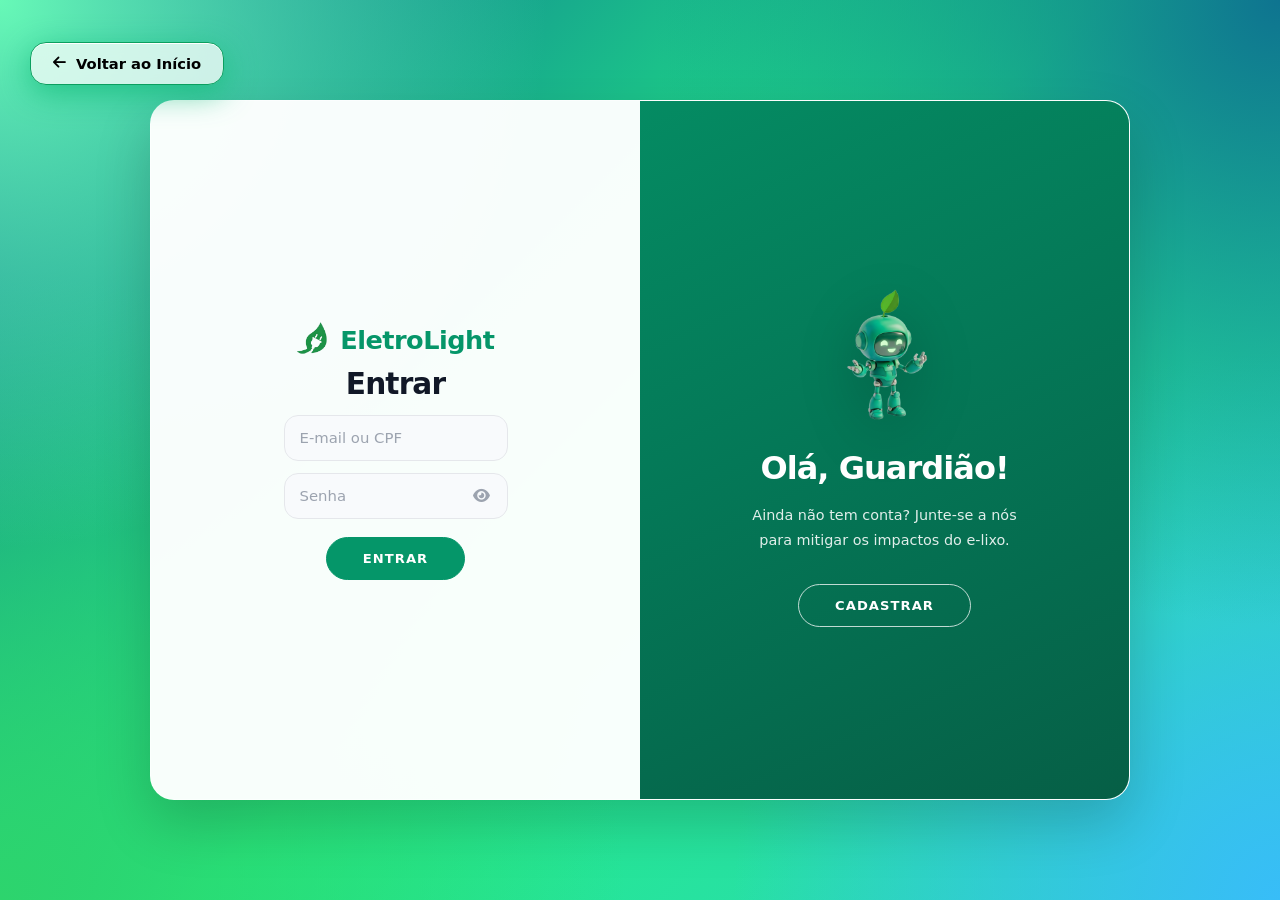
<file: pages/perfil.html>
<!DOCTYPE html>
<html lang="pt-BR">
<head>
    <meta charset="UTF-8">
    <meta name="viewport" content="width=device-width, initial-scale=1.0">
    <title>Meu Perfil - EletroLight</title>
    <link rel="stylesheet" href="https://cdnjs.cloudflare.com/ajax/libs/font-awesome/6.4.0/css/all.min.css">
    <link rel="stylesheet" href="https://fonts.googleapis.com/css2?family=Material+Symbols+Outlined:opsz,wght,FILL,GRAD@20..48,100..700,0..1,-50..200&icon_names=person" />
    <link rel="stylesheet" href="../styles/style.css">
    <link rel="stylesheet" href="../styles/perfil.css">
    <style>body { min-height: 100vh; display: flex; flex-direction: column; } .perfil-main { flex: 1; }</style>
</head>
<body>

    <header>
        <a href="../index.html" class="logo">
            <img src="../assets/images/Logo.png" alt="" width="42" height="42" class="logo__img" />
            <span class="logo__text">EletroLight</span>
        </a>
        <button class="nav-hamburger" id="nav-hamburger" aria-label="Abrir menu" aria-expanded="false">
            <span></span><span></span><span></span>
        </button>
        <nav class="nav-links" id="nav-links" aria-label="Seções do site">
            <a href="../index.html#inicio">Início</a>
            <a href="../index.html#mapa-coleta">Pontos de Coleta</a>
            <a href="../index.html#aprendizado">Canal de Conscientização</a>
            <a href="./conteudos.html">Conteúdos</a>
            <a href="../index.html#economia">Serviços</a>
            <a href="../index.html#sobre-projeto">Sobre o Projeto</a>
        </nav>
        <div class="btn-nav-wrap" id="header-user-wrap">
            <a href="../login/login.html" class="btn-nav" id="btn-header-user">
                <span class="material-symbols-outlined btn-nav__icon" aria-hidden="true">person</span>
                Cadastre-se
            </a>
        </div>
    </header>

    <main class="perfil-main">

        <section class="perfil-hero">
            <div class="perfil-hero-content">
                <span class="subtitle">CONFIGURAÇÕES</span>
                <h1>Meu Perfil</h1>
                <p>Atualize suas informações de contato e foto de perfil.</p>
            </div>
        </section>

        <section class="perfil-section">
            <div class="perfil-wrapper">

                <!-- Coluna da foto -->
                <div class="perfil-foto-col">
                    <div class="perfil-avatar-wrap">
                        <img id="avatar-preview" src="" alt="Foto de perfil" class="perfil-avatar" />
                        <label for="foto-input" class="perfil-avatar-overlay" title="Trocar foto">
                            <i class="fa-solid fa-camera"></i>
                        </label>
                        <input type="file" id="foto-input" accept="image/*" hidden>
                    </div>
                    <p class="perfil-foto-hint">Clique na foto para trocar</p>

                    <div class="perfil-info-fixa">
                        <h3>Dados fixos</h3>
                        <div class="perfil-info-item">
                            <i class="fa-solid fa-user"></i>
                            <div>
                                <span class="info-label">Nome</span>
                                <span class="info-valor" id="info-nome">—</span>
                            </div>
                        </div>
                        <div class="perfil-info-item">
                            <i class="fa-solid fa-id-card"></i>
                            <div>
                                <span class="info-label">CPF</span>
                                <span class="info-valor" id="info-cpf">—</span>
                            </div>
                        </div>
                        <div class="perfil-info-item">
                            <i class="fa-solid fa-cake-candles"></i>
                            <div>
                                <span class="info-label">Nascimento</span>
                                <span class="info-valor" id="info-nascimento">—</span>
                            </div>
                        </div>
                        <p class="perfil-fixa-aviso">
                            <i class="fa-solid fa-lock"></i> Nome e CPF não podem ser alterados.
                        </p>
                    </div>
                </div>

                <!-- Formulário de edição -->
                <form class="perfil-form" id="perfil-form" novalidate>
                    <h2 class="perfil-form-titulo">Editar Informações</h2>

                    <fieldset class="perfil-fieldset">
                        <legend><i class="fa-solid fa-envelope"></i> Contato</legend>

                        <div class="perfil-form-group">
                            <label for="perfil-email">E-mail <span class="req">*</span></label>
                            <input type="email" id="perfil-email" placeholder="seu@email.com" required>
                        </div>

                        <div class="perfil-form-group">
                            <label for="perfil-whatsapp">WhatsApp</label>
                            <input type="tel" id="perfil-whatsapp" placeholder="(92) 9 0000-0000">
                        </div>
                    </fieldset>

                    <fieldset class="perfil-fieldset">
                        <legend><i class="fa-solid fa-lock"></i> Alterar Senha</legend>
                        <p class="perfil-fieldset-hint">Deixe em branco para manter a senha atual.</p>

                        <div class="perfil-form-group">
                            <label for="perfil-senha-atual">Senha Atual</label>
                            <div class="perfil-senha-wrap">
                                <input type="password" id="perfil-senha-atual" placeholder="Digite sua senha atual" autocomplete="current-password">
                            </div>
                        </div>

                        <div class="perfil-form-group">
                            <label for="perfil-senha-nova">Nova Senha</label>
                            <div class="perfil-senha-wrap">
                                <input type="password" id="perfil-senha-nova" placeholder="8-16 chars, 1 maiúscula, 1 especial" autocomplete="new-password">
                            </div>
                        </div>

                        <div class="perfil-form-group">
                            <label for="perfil-senha-confirma">Confirmar Nova Senha</label>
                            <div class="perfil-senha-wrap">
                                <input type="password" id="perfil-senha-confirma" placeholder="Repita a nova senha" autocomplete="new-password">
                            </div>
                        </div>
                    </fieldset>

                    <div class="perfil-actions">
                        <a href="../index.html" class="btn-cancelar-perfil">
                            <i class="fa-solid fa-arrow-left"></i> Cancelar
                        </a>
                        <button type="submit" class="btn-salvar-perfil">
                            <i class="fa-solid fa-floppy-disk"></i> Salvar Alterações
                        </button>
                    </div>
                </form>

            </div>
        </section>

    </main>

    <footer>
        <p><i class="fa-solid fa-bolt"></i> Projeto EletroLight &copy; 2026</p>
        <p style="font-size: 0.9rem; opacity: 0.7; margin-top: 5px;">Solução Digital para Consumo Consciente e Mitigação de E-Lixo.</p>
        <p style="font-size: 0.85rem; opacity: 0.6; margin-top: 3px;">Contato: eletrolightsuporte@gmail.com</p>
    </footer>

    <script src="../scripts/api-service.js"></script>
    <script src="../scripts/perfil.js"></script>
    <script>
        // --- Atualiza header com perfil do usuário ---
        (function () {
            const wrap   = document.getElementById('header-user-wrap');
            const stored = localStorage.getItem('eletrolight_session');
            if (!wrap || !stored) return;
            const session      = JSON.parse(stored);
            const primeiroNome = session.nome.split(' ')[0];
            wrap.innerHTML = `
                <button class="btn-nav btn-perfil" id="btn-perfil-toggle" aria-expanded="false">
                    <span class="material-symbols-outlined btn-nav__icon" aria-hidden="true">person</span>
                    ${primeiroNome}
                    <i class="fa-solid fa-chevron-down perfil-seta"></i>
                </button>
                <div class="perfil-dropdown" id="perfil-dropdown">
                    <span class="perfil-nome-completo">${session.nome}</span>
                    <span class="perfil-email">${session.email}</span>
                    <hr class="perfil-divider">
                    <a href="./perfil.html" class="perfil-editar" style="color:#059669;">
                        <i class="fa-solid fa-pen-to-square"></i> Editar Perfil
                    </a>
                    <a href="./meus-anuncios.html" class="perfil-editar">
                        <i class="fa-solid fa-rectangle-list"></i> Meus Anúncios
                    </a>
                    ${session.is_admin ? `<hr class="perfil-divider"><a href="./admin.html" class="perfil-editar" style="color:#f59e0b;"><i class="fa-solid fa-shield-halved"></i> Painel Admin</a>` : ''}
                    <button class="perfil-sair" id="btn-sair-header">
                        <i class="fa-solid fa-arrow-right-from-bracket"></i> Sair
                    </button>
                </div>`;
            document.getElementById('btn-perfil-toggle').addEventListener('click', (e) => {
                e.stopPropagation();
                const dd = document.getElementById('perfil-dropdown');
                const aberto = dd.classList.toggle('aberto');
                e.currentTarget.setAttribute('aria-expanded', aberto);
            });
            document.addEventListener('click', () => {
                const dd = document.getElementById('perfil-dropdown');
                if (dd) dd.classList.remove('aberto');
            });
            document.getElementById('btn-sair-header').addEventListener('click', () => {
                localStorage.removeItem('eletrolight_session');
                window.location.href = '../index.html';
            });
        })();
    </script>
</body>
</html>
</file>
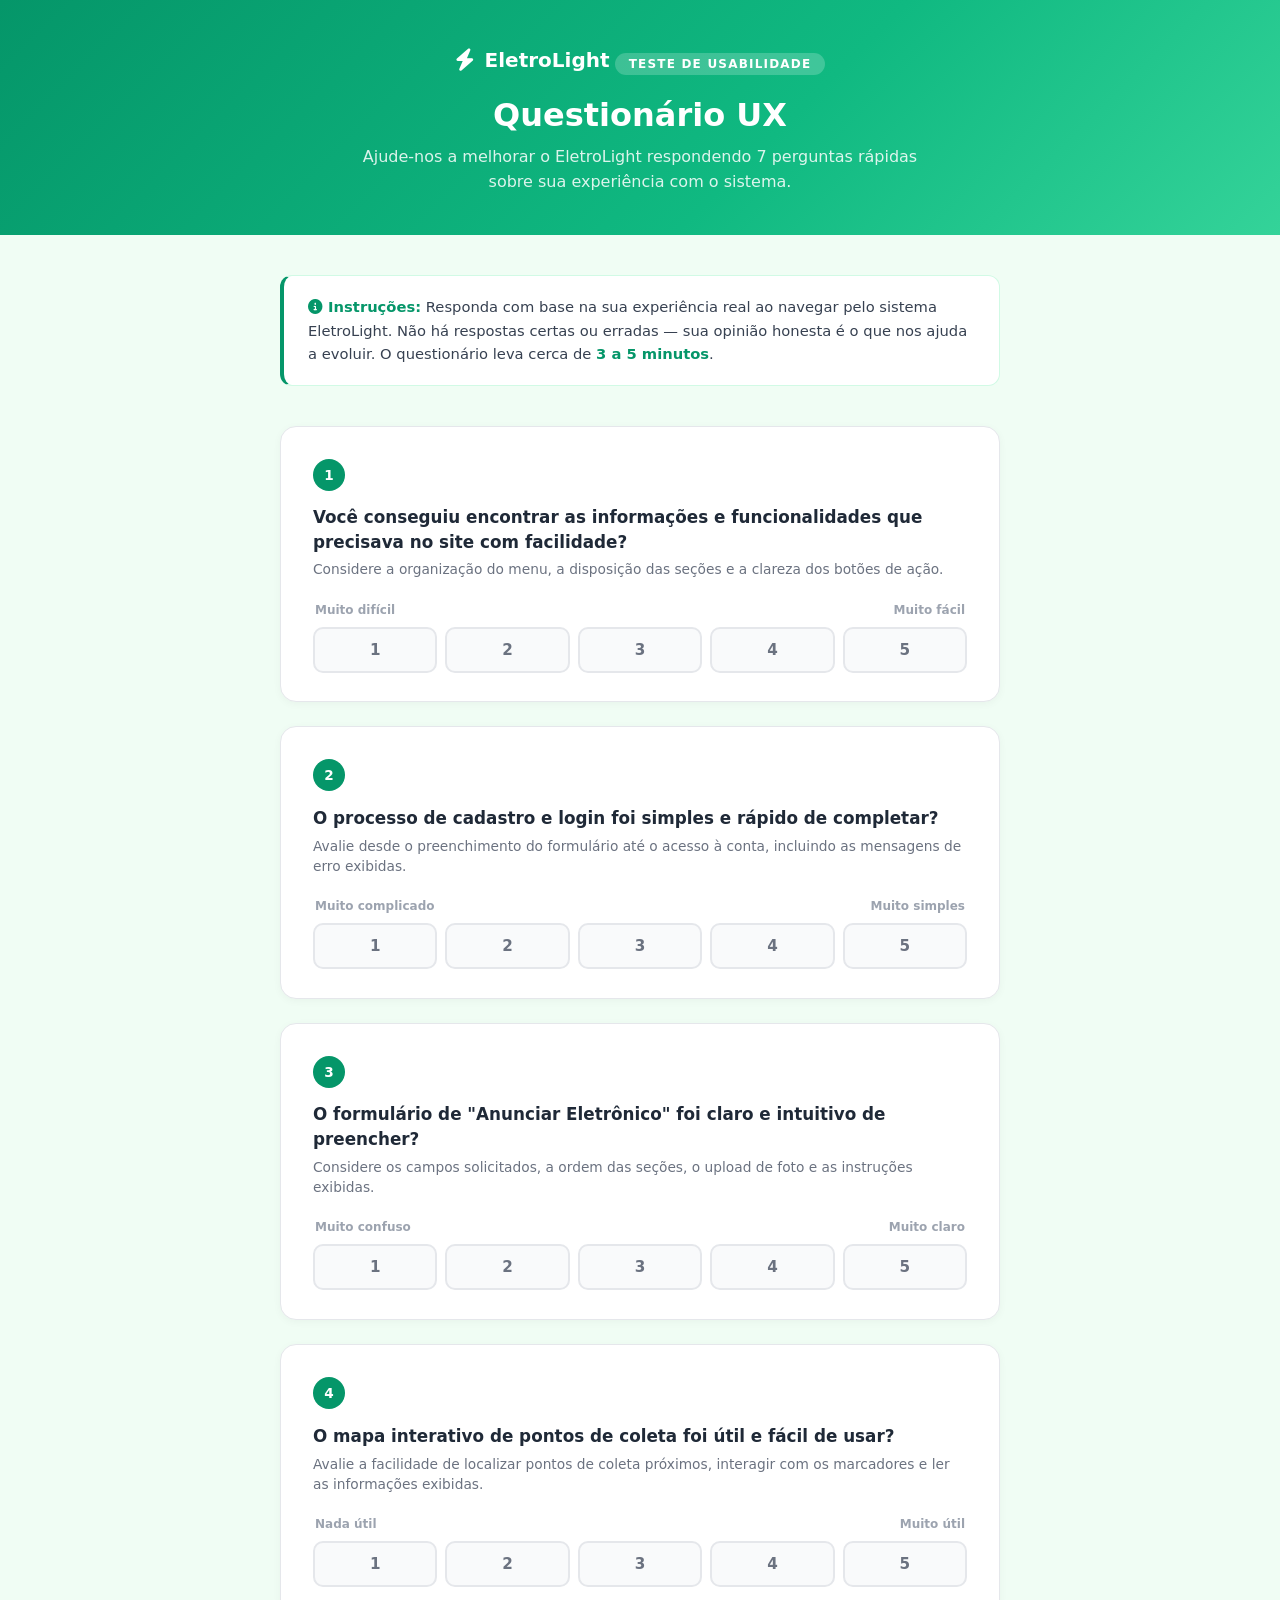
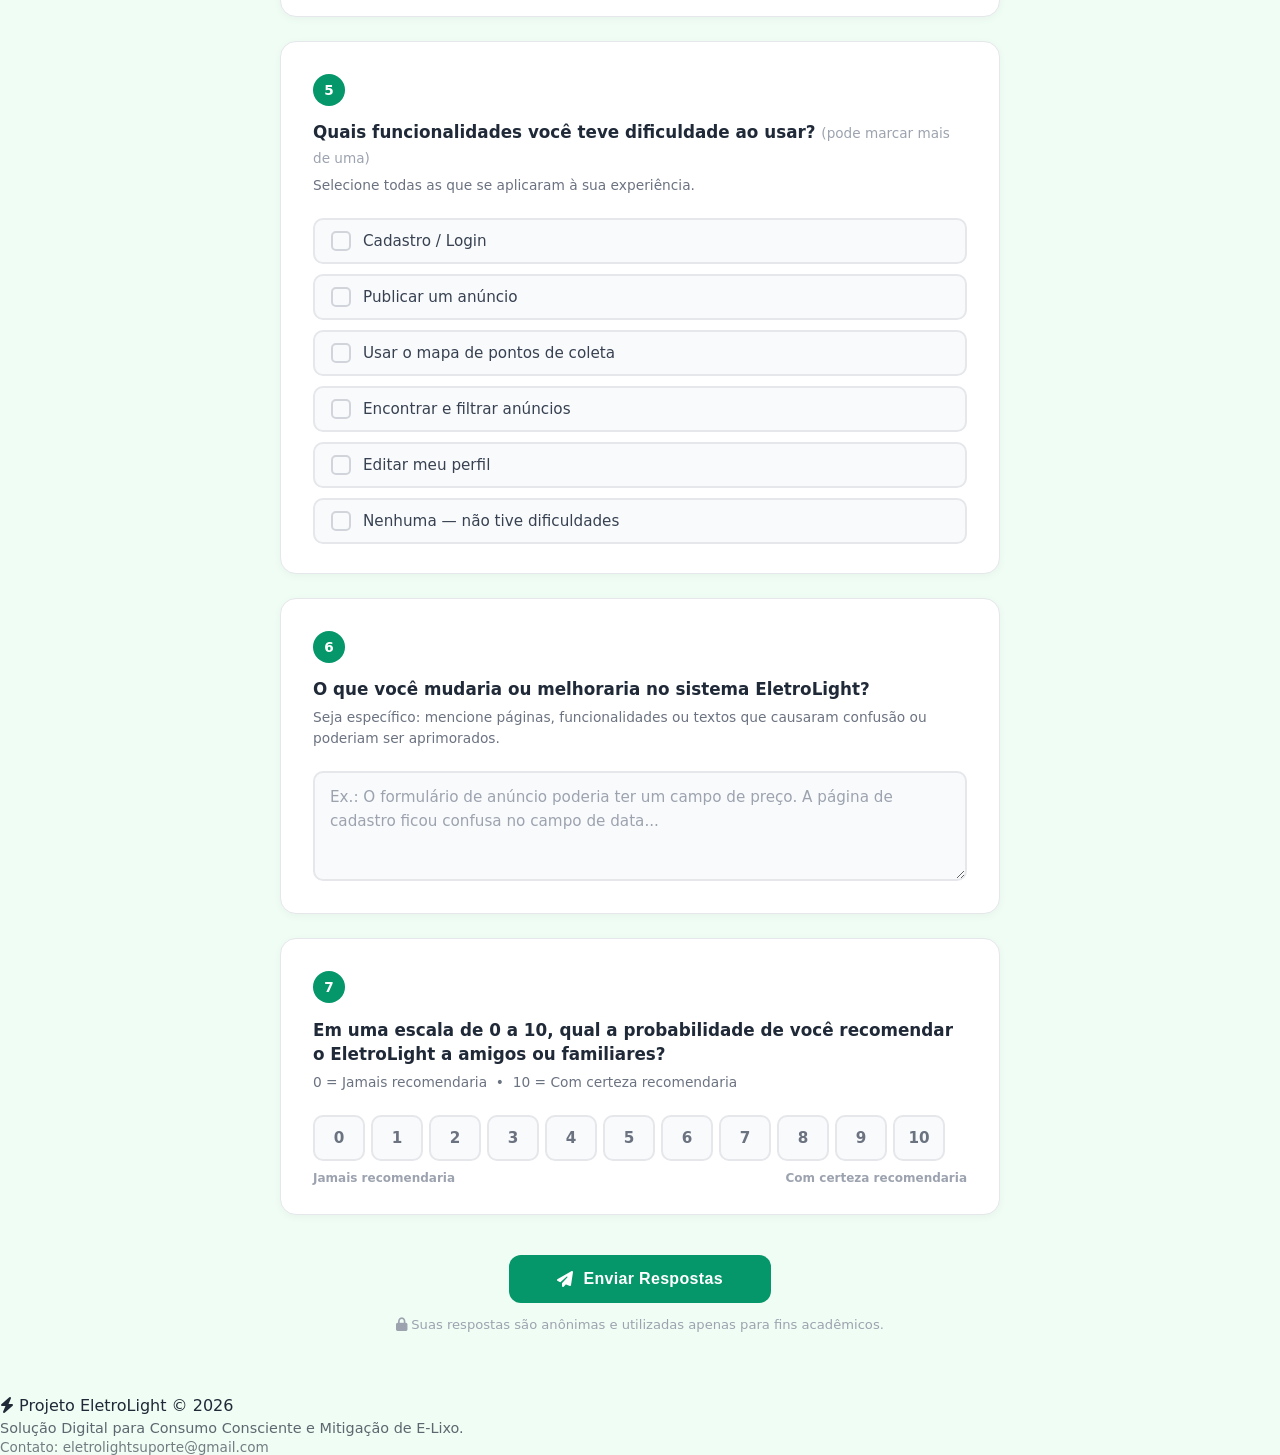
<file: pages/questionario-ux.html>
<!DOCTYPE html>
<html lang="pt-BR">
<head>
    <meta charset="UTF-8">
    <meta name="viewport" content="width=device-width, initial-scale=1.0">
    <title>Questionário de Usabilidade — EletroLight</title>
    <link rel="stylesheet" href="https://cdnjs.cloudflare.com/ajax/libs/font-awesome/6.4.0/css/all.min.css">
    <style>
        /* ── Reset & Base ── */
        *, *::before, *::after { box-sizing: border-box; margin: 0; padding: 0; }

        body {
            font-family: 'Segoe UI', system-ui, -apple-system, sans-serif;
            background: #F0FDF4;
            color: #1F2937;
            min-height: 100vh;
        }

        /* ── Header ── */
        .qs-header {
            background: linear-gradient(135deg, #059669 0%, #10B981 60%, #34D399 100%);
            padding: 3rem 5% 2.5rem;
            text-align: center;
            color: #fff;
        }

        .qs-logo {
            display: inline-flex;
            align-items: center;
            gap: 10px;
            font-size: 1.25rem;
            font-weight: 800;
            color: #fff;
            text-decoration: none;
            margin-bottom: 1.5rem;
        }

        .qs-logo i { font-size: 1.4rem; }

        .qs-header h1 {
            font-size: 2rem;
            font-weight: 800;
            margin-bottom: 0.6rem;
        }

        .qs-header p {
            font-size: 1rem;
            color: rgba(255,255,255,0.85);
            max-width: 580px;
            margin: 0 auto;
            line-height: 1.6;
        }

        .qs-badge {
            display: inline-block;
            background: rgba(255,255,255,0.2);
            color: #fff;
            font-size: 0.75rem;
            font-weight: 700;
            letter-spacing: 0.1em;
            text-transform: uppercase;
            padding: 4px 14px;
            border-radius: 999px;
            margin-bottom: 1rem;
        }

        /* ── Container ── */
        .qs-main {
            max-width: 760px;
            margin: 0 auto;
            padding: 2.5rem 20px 4rem;
        }

        /* ── Instruções ── */
        .qs-instrucoes {
            background: #fff;
            border: 1px solid #D1FAE5;
            border-left: 4px solid #059669;
            border-radius: 12px;
            padding: 1.2rem 1.5rem;
            margin-bottom: 2.5rem;
            font-size: 0.92rem;
            color: #374151;
            line-height: 1.6;
        }

        .qs-instrucoes strong { color: #059669; }

        /* ── Cartão de pergunta ── */
        .qs-card {
            background: #fff;
            border: 1px solid #E5E7EB;
            border-radius: 16px;
            padding: 2rem 2rem 1.8rem;
            margin-bottom: 1.5rem;
            box-shadow: 0 2px 8px rgba(0,0,0,0.04);
            transition: box-shadow 0.2s;
        }

        .qs-card:hover { box-shadow: 0 4px 18px rgba(5,150,105,0.1); }

        .qs-num {
            display: inline-flex;
            align-items: center;
            justify-content: center;
            width: 32px;
            height: 32px;
            background: #059669;
            color: #fff;
            border-radius: 50%;
            font-size: 0.85rem;
            font-weight: 800;
            margin-bottom: 0.9rem;
            flex-shrink: 0;
        }

        .qs-pergunta {
            font-size: 1.05rem;
            font-weight: 700;
            color: #1F2937;
            margin-bottom: 0.35rem;
            line-height: 1.45;
        }

        .qs-descricao {
            font-size: 0.86rem;
            color: #6B7280;
            margin-bottom: 1.4rem;
            line-height: 1.5;
        }

        /* ── Likert (1-5) ── */
        .likert-wrap {
            display: flex;
            flex-direction: column;
            gap: 10px;
        }

        .likert-labels {
            display: flex;
            justify-content: space-between;
            font-size: 0.75rem;
            color: #9CA3AF;
            font-weight: 600;
            padding: 0 2px;
        }

        .likert-options {
            display: flex;
            gap: 8px;
        }

        .likert-options label {
            flex: 1;
            cursor: pointer;
        }

        .likert-options input[type="radio"] { display: none; }

        .likert-options .likert-btn {
            display: flex;
            align-items: center;
            justify-content: center;
            height: 46px;
            border-radius: 10px;
            border: 2px solid #E5E7EB;
            font-size: 0.95rem;
            font-weight: 700;
            color: #6B7280;
            background: #F9FAFB;
            transition: all 0.18s;
            user-select: none;
        }

        .likert-options input[type="radio"]:checked + .likert-btn {
            background: #059669;
            border-color: #059669;
            color: #fff;
            box-shadow: 0 3px 10px rgba(5,150,105,0.3);
        }

        .likert-options label:hover .likert-btn {
            border-color: #059669;
            color: #059669;
        }

        /* ── NPS (0-10) ── */
        .nps-wrap { display: flex; flex-direction: column; gap: 10px; }

        .nps-options {
            display: flex;
            gap: 6px;
            flex-wrap: wrap;
        }

        .nps-options label { cursor: pointer; }
        .nps-options input[type="radio"] { display: none; }

        .nps-btn {
            display: flex;
            align-items: center;
            justify-content: center;
            width: 52px;
            height: 46px;
            border-radius: 10px;
            border: 2px solid #E5E7EB;
            font-size: 0.95rem;
            font-weight: 700;
            color: #6B7280;
            background: #F9FAFB;
            transition: all 0.18s;
            user-select: none;
        }

        .nps-options input[type="radio"]:checked + .nps-btn {
            background: #059669;
            border-color: #059669;
            color: #fff;
            box-shadow: 0 3px 10px rgba(5,150,105,0.3);
        }

        .nps-options label:hover .nps-btn {
            border-color: #059669;
            color: #059669;
        }

        .nps-labels {
            display: flex;
            justify-content: space-between;
            font-size: 0.75rem;
            color: #9CA3AF;
            font-weight: 600;
        }

        /* ── Múltipla escolha ── */
        .multi-options {
            display: flex;
            flex-direction: column;
            gap: 10px;
        }

        .multi-options label {
            display: flex;
            align-items: center;
            gap: 12px;
            padding: 11px 16px;
            border: 2px solid #E5E7EB;
            border-radius: 10px;
            cursor: pointer;
            font-size: 0.95rem;
            color: #374151;
            background: #F9FAFB;
            transition: all 0.18s;
        }

        .multi-options label:hover {
            border-color: #059669;
            background: #F0FDF4;
        }

        .multi-options input[type="checkbox"] { display: none; }

        .multi-options input[type="checkbox"]:checked + .multi-label {
            color: #059669;
            font-weight: 600;
        }

        .multi-options label:has(input:checked) {
            border-color: #059669;
            background: #F0FDF4;
        }

        .check-box {
            width: 20px;
            height: 20px;
            border: 2px solid #D1D5DB;
            border-radius: 5px;
            display: flex;
            align-items: center;
            justify-content: center;
            flex-shrink: 0;
            font-size: 11px;
            color: transparent;
            transition: all 0.18s;
        }

        .multi-options label:has(input:checked) .check-box {
            background: #059669;
            border-color: #059669;
            color: #fff;
        }

        /* ── Resposta aberta ── */
        .qs-textarea {
            width: 100%;
            min-height: 110px;
            padding: 12px 15px;
            border: 2px solid #E5E7EB;
            border-radius: 10px;
            font-size: 0.95rem;
            color: #1F2937;
            background: #F9FAFB;
            resize: vertical;
            font-family: inherit;
            line-height: 1.6;
            transition: border-color 0.2s, box-shadow 0.2s;
        }

        .qs-textarea:focus {
            outline: none;
            border-color: #059669;
            box-shadow: 0 0 0 3px rgba(5,150,105,0.12);
            background: #fff;
        }

        .qs-textarea::placeholder { color: #9CA3AF; }

        /* ── Botão enviar ── */
        .qs-footer {
            text-align: center;
            margin-top: 2.5rem;
        }

        .btn-enviar-qs {
            display: inline-flex;
            align-items: center;
            gap: 10px;
            background: #059669;
            color: #fff;
            border: none;
            border-radius: 12px;
            padding: 15px 48px;
            font-size: 1rem;
            font-weight: 700;
            cursor: pointer;
            transition: background 0.2s, transform 0.15s;
            letter-spacing: 0.02em;
        }

        .btn-enviar-qs:hover {
            background: #047857;
            transform: translateY(-2px);
        }

        .qs-aviso {
            margin-top: 0.9rem;
            font-size: 0.82rem;
            color: #9CA3AF;
        }

        /* ── Tela de sucesso ── */
        .qs-sucesso {
            display: none;
            text-align: center;
            padding: 4rem 2rem;
        }

        .qs-sucesso i {
            font-size: 4rem;
            color: #059669;
            margin-bottom: 1rem;
        }

        .qs-sucesso h2 {
            font-size: 1.8rem;
            font-weight: 800;
            color: #1F2937;
            margin-bottom: 0.6rem;
        }

        .qs-sucesso p {
            color: #6B7280;
            font-size: 1rem;
            line-height: 1.6;
        }

        /* ── Responsivo ── */
        @media (max-width: 520px) {
            .qs-header h1 { font-size: 1.5rem; }
            .qs-card { padding: 1.4rem 1.2rem; }
            .likert-btn { height: 40px; font-size: 0.9rem; }
            .nps-btn { width: 42px; height: 40px; }
        }
    </style>
</head>
<body>

    <!-- Header -->
    <header class="qs-header">
        <a href="../index.html" class="qs-logo">
            <i class="fa-solid fa-bolt"></i> EletroLight
        </a>
        <div class="qs-badge">Teste de Usabilidade</div>
        <h1>Questionário UX</h1>
        <p>Ajude-nos a melhorar o EletroLight respondendo 7 perguntas rápidas sobre sua experiência com o sistema.</p>
    </header>

    <main class="qs-main">

        <!-- Instruções -->
        <div class="qs-instrucoes">
            <strong><i class="fa-solid fa-circle-info"></i> Instruções:</strong>
            Responda com base na sua experiência real ao navegar pelo sistema EletroLight. Não há respostas certas ou erradas — sua opinião honesta é o que nos ajuda a evoluir. O questionário leva cerca de <strong>3 a 5 minutos</strong>.
        </div>

        <form id="qs-form">

            <!-- Pergunta 1 -->
            <div class="qs-card">
                <div class="qs-num">1</div>
                <p class="qs-pergunta">Você conseguiu encontrar as informações e funcionalidades que precisava no site com facilidade?</p>
                <p class="qs-descricao">Considere a organização do menu, a disposição das seções e a clareza dos botões de ação.</p>
                <div class="likert-wrap">
                    <div class="likert-labels">
                        <span>Muito difícil</span>
                        <span>Muito fácil</span>
                    </div>
                    <div class="likert-options">
                        <label><input type="radio" name="q1" value="1" required><span class="likert-btn">1</span></label>
                        <label><input type="radio" name="q1" value="2"><span class="likert-btn">2</span></label>
                        <label><input type="radio" name="q1" value="3"><span class="likert-btn">3</span></label>
                        <label><input type="radio" name="q1" value="4"><span class="likert-btn">4</span></label>
                        <label><input type="radio" name="q1" value="5"><span class="likert-btn">5</span></label>
                    </div>
                </div>
            </div>

            <!-- Pergunta 2 -->
            <div class="qs-card">
                <div class="qs-num">2</div>
                <p class="qs-pergunta">O processo de cadastro e login foi simples e rápido de completar?</p>
                <p class="qs-descricao">Avalie desde o preenchimento do formulário até o acesso à conta, incluindo as mensagens de erro exibidas.</p>
                <div class="likert-wrap">
                    <div class="likert-labels">
                        <span>Muito complicado</span>
                        <span>Muito simples</span>
                    </div>
                    <div class="likert-options">
                        <label><input type="radio" name="q2" value="1" required><span class="likert-btn">1</span></label>
                        <label><input type="radio" name="q2" value="2"><span class="likert-btn">2</span></label>
                        <label><input type="radio" name="q2" value="3"><span class="likert-btn">3</span></label>
                        <label><input type="radio" name="q2" value="4"><span class="likert-btn">4</span></label>
                        <label><input type="radio" name="q2" value="5"><span class="likert-btn">5</span></label>
                    </div>
                </div>
            </div>

            <!-- Pergunta 3 -->
            <div class="qs-card">
                <div class="qs-num">3</div>
                <p class="qs-pergunta">O formulário de "Anunciar Eletrônico" foi claro e intuitivo de preencher?</p>
                <p class="qs-descricao">Considere os campos solicitados, a ordem das seções, o upload de foto e as instruções exibidas.</p>
                <div class="likert-wrap">
                    <div class="likert-labels">
                        <span>Muito confuso</span>
                        <span>Muito claro</span>
                    </div>
                    <div class="likert-options">
                        <label><input type="radio" name="q3" value="1" required><span class="likert-btn">1</span></label>
                        <label><input type="radio" name="q3" value="2"><span class="likert-btn">2</span></label>
                        <label><input type="radio" name="q3" value="3"><span class="likert-btn">3</span></label>
                        <label><input type="radio" name="q3" value="4"><span class="likert-btn">4</span></label>
                        <label><input type="radio" name="q3" value="5"><span class="likert-btn">5</span></label>
                    </div>
                </div>
            </div>

            <!-- Pergunta 4 -->
            <div class="qs-card">
                <div class="qs-num">4</div>
                <p class="qs-pergunta">O mapa interativo de pontos de coleta foi útil e fácil de usar?</p>
                <p class="qs-descricao">Avalie a facilidade de localizar pontos de coleta próximos, interagir com os marcadores e ler as informações exibidas.</p>
                <div class="likert-wrap">
                    <div class="likert-labels">
                        <span>Nada útil</span>
                        <span>Muito útil</span>
                    </div>
                    <div class="likert-options">
                        <label><input type="radio" name="q4" value="1" required><span class="likert-btn">1</span></label>
                        <label><input type="radio" name="q4" value="2"><span class="likert-btn">2</span></label>
                        <label><input type="radio" name="q4" value="3"><span class="likert-btn">3</span></label>
                        <label><input type="radio" name="q4" value="4"><span class="likert-btn">4</span></label>
                        <label><input type="radio" name="q4" value="5"><span class="likert-btn">5</span></label>
                    </div>
                </div>
            </div>

            <!-- Pergunta 5 -->
            <div class="qs-card">
                <div class="qs-num">5</div>
                <p class="qs-pergunta">Quais funcionalidades você teve dificuldade ao usar? <span style="color:#9CA3AF;font-weight:400;font-size:0.85rem;">(pode marcar mais de uma)</span></p>
                <p class="qs-descricao">Selecione todas as que se aplicaram à sua experiência.</p>
                <div class="multi-options">
                    <label>
                        <input type="checkbox" name="q5" value="cadastro">
                        <span class="check-box"><i class="fa-solid fa-check"></i></span>
                        <span class="multi-label">Cadastro / Login</span>
                    </label>
                    <label>
                        <input type="checkbox" name="q5" value="anunciar">
                        <span class="check-box"><i class="fa-solid fa-check"></i></span>
                        <span class="multi-label">Publicar um anúncio</span>
                    </label>
                    <label>
                        <input type="checkbox" name="q5" value="mapa">
                        <span class="check-box"><i class="fa-solid fa-check"></i></span>
                        <span class="multi-label">Usar o mapa de pontos de coleta</span>
                    </label>
                    <label>
                        <input type="checkbox" name="q5" value="anuncios">
                        <span class="check-box"><i class="fa-solid fa-check"></i></span>
                        <span class="multi-label">Encontrar e filtrar anúncios</span>
                    </label>
                    <label>
                        <input type="checkbox" name="q5" value="perfil">
                        <span class="check-box"><i class="fa-solid fa-check"></i></span>
                        <span class="multi-label">Editar meu perfil</span>
                    </label>
                    <label>
                        <input type="checkbox" name="q5" value="nenhuma">
                        <span class="check-box"><i class="fa-solid fa-check"></i></span>
                        <span class="multi-label">Nenhuma — não tive dificuldades</span>
                    </label>
                </div>
            </div>

            <!-- Pergunta 6 -->
            <div class="qs-card">
                <div class="qs-num">6</div>
                <p class="qs-pergunta">O que você mudaria ou melhoraria no sistema EletroLight?</p>
                <p class="qs-descricao">Seja específico: mencione páginas, funcionalidades ou textos que causaram confusão ou poderiam ser aprimorados.</p>
                <textarea class="qs-textarea" name="q6" placeholder="Ex.: O formulário de anúncio poderia ter um campo de preço. A página de cadastro ficou confusa no campo de data..."></textarea>
            </div>

            <!-- Pergunta 7 — NPS -->
            <div class="qs-card">
                <div class="qs-num">7</div>
                <p class="qs-pergunta">Em uma escala de 0 a 10, qual a probabilidade de você recomendar o EletroLight a amigos ou familiares?</p>
                <p class="qs-descricao">0 = Jamais recomendaria &nbsp;•&nbsp; 10 = Com certeza recomendaria</p>
                <div class="nps-wrap">
                    <div class="nps-options">
                        <label><input type="radio" name="q7" value="0" required><span class="nps-btn">0</span></label>
                        <label><input type="radio" name="q7" value="1"><span class="nps-btn">1</span></label>
                        <label><input type="radio" name="q7" value="2"><span class="nps-btn">2</span></label>
                        <label><input type="radio" name="q7" value="3"><span class="nps-btn">3</span></label>
                        <label><input type="radio" name="q7" value="4"><span class="nps-btn">4</span></label>
                        <label><input type="radio" name="q7" value="5"><span class="nps-btn">5</span></label>
                        <label><input type="radio" name="q7" value="6"><span class="nps-btn">6</span></label>
                        <label><input type="radio" name="q7" value="7"><span class="nps-btn">7</span></label>
                        <label><input type="radio" name="q7" value="8"><span class="nps-btn">8</span></label>
                        <label><input type="radio" name="q7" value="9"><span class="nps-btn">9</span></label>
                        <label><input type="radio" name="q7" value="10"><span class="nps-btn">10</span></label>
                    </div>
                    <div class="nps-labels">
                        <span>Jamais recomendaria</span>
                        <span>Com certeza recomendaria</span>
                    </div>
                </div>
            </div>

            <!-- Botão enviar -->
            <div class="qs-footer">
                <button type="submit" class="btn-enviar-qs">
                    <i class="fa-solid fa-paper-plane"></i> Enviar Respostas
                </button>
                <p class="qs-aviso"><i class="fa-solid fa-lock"></i> Suas respostas são anônimas e utilizadas apenas para fins acadêmicos.</p>
            </div>

        </form>

        <!-- Tela de sucesso -->
        <div class="qs-sucesso" id="qs-sucesso">
            <i class="fa-solid fa-circle-check"></i>
            <h2>Obrigado pela sua participação!</h2>
            <p>Suas respostas foram registradas com sucesso.<br>Elas são essenciais para aprimorarmos o EletroLight.</p>
            <br>
            <a href="../index.html" style="color:#059669;font-weight:700;text-decoration:none;">
                <i class="fa-solid fa-arrow-left"></i> Voltar ao início
            </a>
        </div>

    </main>

    <footer>
        <p><i class="fa-solid fa-bolt"></i> Projeto EletroLight &copy; 2026</p>
        <p style="font-size: 0.9rem; opacity: 0.7; margin-top: 5px;">Solução Digital para Consumo Consciente e Mitigação de E-Lixo.</p>
        <p style="font-size: 0.85rem; opacity: 0.6; margin-top: 3px;">Contato: eletrolightsuporte@gmail.com</p>
    </footer>

    <script>
        document.getElementById('qs-form').addEventListener('submit', function (e) {
            e.preventDefault();

            const form   = document.getElementById('qs-form');
            const sucesso = document.getElementById('qs-sucesso');

            // Verifica obrigatórias (q1-q4 e q7)
            const obrigatorias = ['q1','q2','q3','q4','q7'];
            for (const name of obrigatorias) {
                if (!form.querySelector(`input[name="${name}"]:checked`)) {
                    const card = form.querySelector(`input[name="${name}"]`).closest('.qs-card');
                    card.style.outline = '2px solid #DC2626';
                    card.scrollIntoView({ behavior: 'smooth', block: 'center' });
                    card.addEventListener('change', () => card.style.outline = '', { once: true });
                    return;
                }
            }

            // Coleta respostas
            const respostas = {
                q1: form.querySelector('input[name="q1"]:checked')?.value,
                q2: form.querySelector('input[name="q2"]:checked')?.value,
                q3: form.querySelector('input[name="q3"]:checked')?.value,
                q4: form.querySelector('input[name="q4"]:checked')?.value,
                q5: [...form.querySelectorAll('input[name="q5"]:checked')].map(i => i.value),
                q6: form.querySelector('textarea[name="q6"]').value.trim(),
                q7: form.querySelector('input[name="q7"]:checked')?.value,
                data: new Date().toLocaleString('pt-BR'),
            };

            // Salva no localStorage
            const registros = JSON.parse(localStorage.getItem('eletrolight_ux') || '[]');
            registros.push(respostas);
            localStorage.setItem('eletrolight_ux', JSON.stringify(registros));

            // Mostra tela de sucesso
            form.style.display = 'none';
            sucesso.style.display = 'block';
            window.scrollTo({ top: 0, behavior: 'smooth' });
        });
    </script>
</body>
</html>
</file>
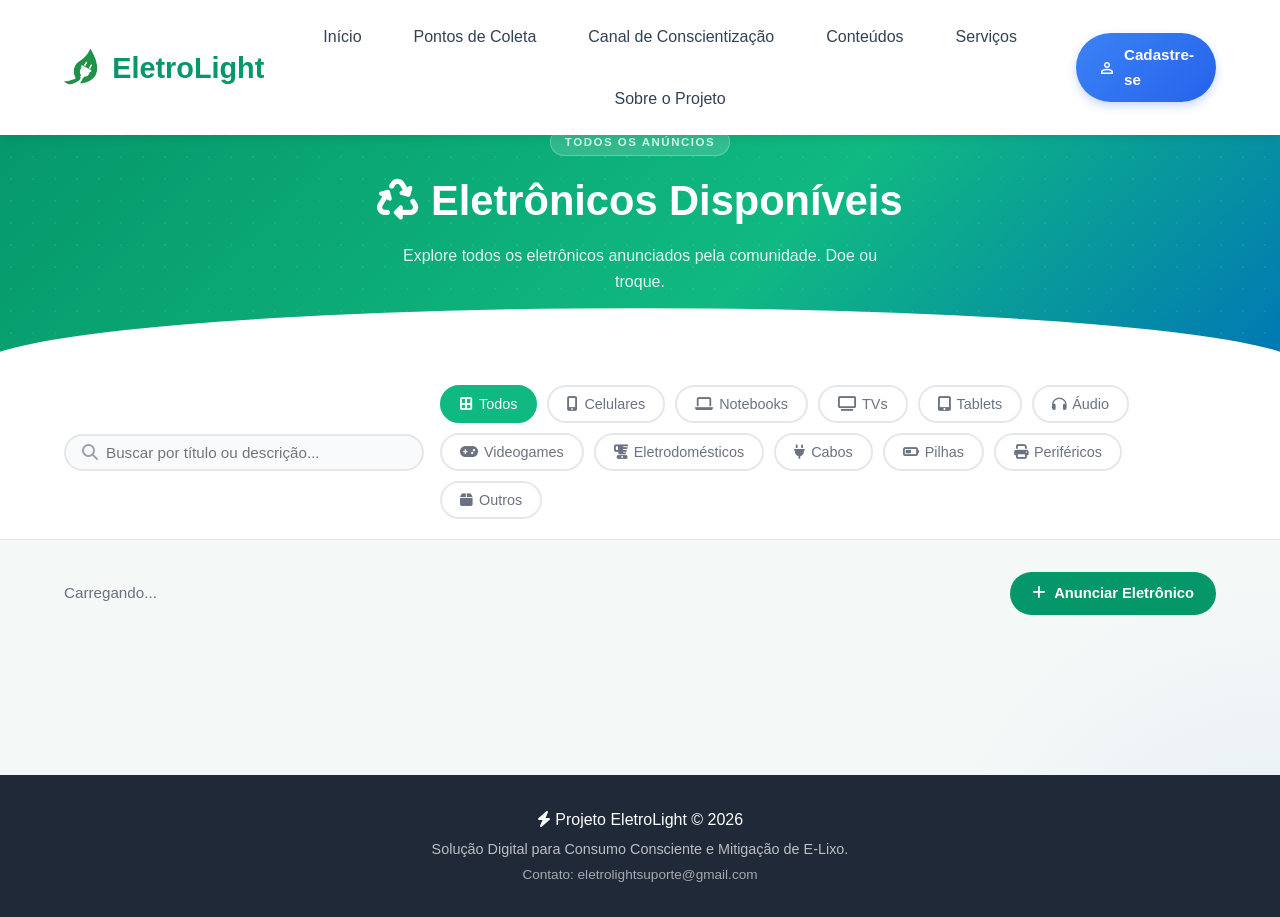
<file: pages/todos-anuncios.html>
<!DOCTYPE html>
<html lang="pt-BR">
<head>
    <meta charset="UTF-8">
    <meta name="viewport" content="width=device-width, initial-scale=1.0">
    <title>Todos os Anúncios - EletroLight</title>
    <link rel="stylesheet" href="https://cdnjs.cloudflare.com/ajax/libs/font-awesome/6.4.0/css/all.min.css">
    <link rel="stylesheet" href="https://fonts.googleapis.com/css2?family=Material+Symbols+Outlined:opsz,wght,FILL,GRAD@20..48,100..700,0..1,-50..200&icon_names=person" />
    <link rel="stylesheet" href="../styles/style.css">
    <style>
        .todos-main { padding-top: 80px; }

        .todos-hero {
            background: linear-gradient(135deg, #059669 0%, #10B981 60%, #0077b6 100%);
            padding: 3rem 5% 4.5rem;
            color: #fff;
            text-align: center;
            position: relative;
            overflow: hidden;
        }
        .todos-hero::before {
            content: '';
            position: absolute;
            inset: 0;
            background-image: radial-gradient(circle, rgba(255,255,255,0.07) 1px, transparent 1px);
            background-size: 22px 22px;
            pointer-events: none;
        }
        .todos-hero::after {
            content: '';
            position: absolute;
            bottom: -2px;
            left: 0; right: 0;
            height: 60px;
            background: #fff;
            clip-path: ellipse(52% 100% at 50% 100%);
            pointer-events: none;
        }
        .todos-hero > * { position: relative; z-index: 1; }
        .todos-hero span {
            display: inline-flex;
            align-items: center;
            gap: 6px;
            background: rgba(255,255,255,0.15);
            border: 1px solid rgba(255,255,255,0.25);
            color: #d1fae5;
            font-size: 0.72rem;
            font-weight: 700;
            letter-spacing: 1.5px;
            text-transform: uppercase;
            padding: 4px 14px;
            border-radius: 999px;
            margin-bottom: 0.75rem;
        }
        .todos-hero h1 {
            font-size: clamp(1.6rem, 3.5vw, 2.6rem);
            font-weight: 800;
            margin-bottom: 0.5rem;
        }
        .todos-hero p {
            font-size: 1rem;
            color: rgba(255,255,255,0.88);
            max-width: 520px;
            margin: 0 auto;
        }

        .todos-controles {
            background: #fff;
            border-bottom: 1px solid #e5e7eb;
            padding: 1.2rem 5%;
            display: flex;
            flex-wrap: wrap;
            align-items: center;
            gap: 1rem;
        }

        .busca-input-wrap {
            display: flex;
            align-items: center;
            gap: 8px;
            background: #F9FAFB;
            border: 2px solid #e5e7eb;
            border-radius: 999px;
            padding: 8px 16px;
            flex: 1;
            min-width: 200px;
            max-width: 360px;
        }
        .busca-input-wrap i { color: #9CA3AF; }
        .busca-input-wrap input {
            border: none;
            background: transparent;
            outline: none;
            font-size: 0.95rem;
            width: 100%;
            color: #1F2937;
        }

        .todos-corpo {
            padding: 2rem 5% 4rem;
            max-width: 1400px;
            margin: 0 auto;
        }

        .todos-info-bar {
            display: flex;
            align-items: center;
            justify-content: space-between;
            margin-bottom: 1.5rem;
            flex-wrap: wrap;
            gap: 0.5rem;
        }
        .total-anuncios {
            font-size: 0.95rem;
            color: #6B7280;
        }
        .total-anuncios strong { color: #059669; }

        .btn-anunciar-top {
            display: inline-flex;
            align-items: center;
            gap: 8px;
            background: #059669;
            color: #fff;
            padding: 10px 22px;
            border-radius: 999px;
            font-weight: 600;
            font-size: 0.92rem;
            transition: background 0.2s, transform 0.2s;
        }
        .btn-anunciar-top:hover {
            background: #10B981;
            color: #fff;
            transform: scale(1.03);
        }

        .sem-resultados {
            grid-column: 1 / -1;
            text-align: center;
            padding: 4rem 1rem;
            color: #6B7280;
        }
        .sem-resultados i {
            font-size: 3rem;
            color: #D1FAE5;
            display: block;
            margin-bottom: 1rem;
        }
        .sem-resultados p { font-size: 1rem; }

        @media (max-width: 600px) {
            .todos-controles { flex-direction: column; align-items: stretch; }
            .busca-input-wrap { max-width: 100%; }
        }
    </style>
    <style>body { min-height: 100vh; display: flex; flex-direction: column; } .todos-main { flex: 1; }</style>
</head>
<body>

    <header>
        <a href="../index.html" class="logo">
            <img src="../assets/images/Logo.png" alt="" width="42" height="42" class="logo__img" />
            <span class="logo__text">EletroLight</span>
        </a>
        <button class="nav-hamburger" id="nav-hamburger" aria-label="Abrir menu" aria-expanded="false">
            <span></span><span></span><span></span>
        </button>
        <nav class="nav-links" id="nav-links" aria-label="Seções do site">
            <a href="../index.html#inicio">Início</a>
            <a href="../index.html#mapa-coleta">Pontos de Coleta</a>
            <a href="../index.html#aprendizado">Canal de Conscientização</a>
            <a href="./conteudos.html">Conteúdos</a>
            <a href="../index.html#economia">Serviços</a>
            <a href="../index.html#sobre-projeto">Sobre o Projeto</a>
        </nav>
        <div class="btn-nav-wrap" id="header-user-wrap">
            <a href="../login/login.html" class="btn-nav" id="btn-header-user">
                <span class="material-symbols-outlined btn-nav__icon" aria-hidden="true">person</span>
                Cadastre-se
            </a>
        </div>
    </header>

    <main class="todos-main">

        <section class="todos-hero">
            <span>TODOS OS ANÚNCIOS</span>
            <h1><i class="fa-solid fa-recycle"></i> Eletrônicos Disponíveis</h1>
            <p>Explore todos os eletrônicos anunciados pela comunidade. Doe ou troque.</p>
        </section>

        <!-- Barra de controles: busca + filtro de categoria -->
        <div class="todos-controles">
            <div class="busca-input-wrap">
                <i class="fa-solid fa-magnifying-glass"></i>
                <input type="text" id="busca-input" placeholder="Buscar por título ou descrição...">
            </div>

            <div class="categorias-filtro" id="categorias-filtro" style="margin-bottom:0; flex:1;">
                <button class="cat-btn ativo" data-cat="todos"><i class="fa-solid fa-border-all"></i> Todos</button>
                <button class="cat-btn" data-cat="celulares"><i class="fa-solid fa-mobile-screen-button"></i> Celulares</button>
                <button class="cat-btn" data-cat="notebooks"><i class="fa-solid fa-laptop"></i> Notebooks</button>
                <button class="cat-btn" data-cat="tvs"><i class="fa-solid fa-tv"></i> TVs</button>
                <button class="cat-btn" data-cat="tablets"><i class="fa-solid fa-tablet-screen-button"></i> Tablets</button>
                <button class="cat-btn" data-cat="audio"><i class="fa-solid fa-headphones"></i> Áudio</button>
                <button class="cat-btn" data-cat="videogames"><i class="fa-solid fa-gamepad"></i> Videogames</button>
                <button class="cat-btn" data-cat="eletrodomesticos"><i class="fa-solid fa-blender"></i> Eletrodomésticos</button>
                <button class="cat-btn" data-cat="cabos"><i class="fa-solid fa-plug"></i> Cabos</button>
                <button class="cat-btn" data-cat="pilhas"><i class="fa-solid fa-battery-half"></i> Pilhas</button>
                <button class="cat-btn" data-cat="perifericos"><i class="fa-solid fa-print"></i> Periféricos</button>
                <button class="cat-btn" data-cat="outros"><i class="fa-solid fa-box"></i> Outros</button>
            </div>
        </div>

        <div class="todos-corpo">
            <div class="todos-info-bar">
                <p class="total-anuncios" id="total-label">Carregando...</p>
                <a href="./anunciar.html" class="btn-anunciar-top"><i class="fa-solid fa-plus"></i> Anunciar Eletrônico</a>
            </div>

            <div class="anuncios-grid" id="anuncios-grid-todos"></div>
        </div>

    </main>

    <footer>
        <p><i class="fa-solid fa-bolt"></i> Projeto EletroLight &copy; 2026</p>
        <p style="font-size: 0.9rem; opacity: 0.7; margin-top: 5px;">Solução Digital para Consumo Consciente e Mitigação de E-Lixo.</p>
        <p style="font-size: 0.85rem; opacity: 0.6; margin-top: 3px;">Contato: eletrolightsuporte@gmail.com</p>
    </footer>

    <script src="../scripts/api-service.js"></script>
    <script src="../scripts/anuncios-data.js"></script>
    <script>
        // --- Perfil no header ---
        (function () {
            const wrap   = document.getElementById('header-user-wrap');
            const stored = localStorage.getItem('eletrolight_session');
            if (!wrap || !stored) return;
            const session      = JSON.parse(stored);
            const primeiroNome = session.nome.split(' ')[0];
            wrap.innerHTML = `
                <button class="btn-nav btn-perfil" id="btn-perfil-toggle" aria-expanded="false">
                    <span class="material-symbols-outlined btn-nav__icon" aria-hidden="true">person</span>
                    ${primeiroNome}
                    <i class="fa-solid fa-chevron-down perfil-seta"></i>
                </button>
                <div class="perfil-dropdown" id="perfil-dropdown">
                    <span class="perfil-nome-completo">${session.nome}</span>
                    <span class="perfil-email">${session.email}</span>
                    <hr class="perfil-divider">
                    <a href="./perfil.html" class="perfil-editar">
                        <i class="fa-solid fa-pen-to-square"></i> Editar Perfil
                    </a>
                    <a href="./meus-anuncios.html" class="perfil-editar">
                        <i class="fa-solid fa-rectangle-list"></i> Meus Anúncios
                    </a>
                    ${session.is_admin ? `<hr class="perfil-divider"><a href="./admin.html" class="perfil-editar" style="color:#f59e0b;"><i class="fa-solid fa-shield-halved"></i> Painel Admin</a>` : ''}
                    <button class="perfil-sair" id="btn-sair">
                        <i class="fa-solid fa-arrow-right-from-bracket"></i> Sair
                    </button>
                </div>`;
            document.getElementById('btn-perfil-toggle').addEventListener('click', (e) => {
                e.stopPropagation();
                const dd = document.getElementById('perfil-dropdown');
                const aberto = dd.classList.toggle('aberto');
                e.currentTarget.setAttribute('aria-expanded', aberto);
            });
            document.addEventListener('click', () => {
                const dd = document.getElementById('perfil-dropdown');
                if (dd) dd.classList.remove('aberto');
            });
            document.getElementById('btn-sair').addEventListener('click', () => {
                localStorage.removeItem('eletrolight_session');
                window.location.reload();
            });
        })();

        // --- Renderização completa (sem limite) ---
        const grid       = document.getElementById('anuncios-grid-todos');
        const totalLabel = document.getElementById('total-label');
        let catsAtivas   = new Set(['todos']);
        let buscaAtual   = '';

        async function renderTodos() {
            const todos     = await getAnuncios();
            let filtrados   = catsAtivas.has('todos') ? todos : todos.filter(a => catsAtivas.has(a.categoria));
            if (buscaAtual) {
                const q = buscaAtual.toLowerCase();
                filtrados = filtrados.filter(a =>
                    a.titulo.toLowerCase().includes(q) ||
                    a.descricao.toLowerCase().includes(q)
                );
            }

            totalLabel.innerHTML = `Exibindo <strong>${filtrados.length}</strong> anúncio${filtrados.length !== 1 ? 's' : ''}`;

            if (filtrados.length === 0) {
                grid.innerHTML = `
                    <div class="sem-resultados">
                        <i class="fa-solid fa-box-open"></i>
                        <p>Nenhum anúncio encontrado para este filtro.</p>
                    </div>`;
                return;
            }
            const emailLogado = (function(){ try { return JSON.parse(localStorage.getItem('eletrolight_session')).email.toLowerCase(); } catch(e){ return ''; } })();
            grid.innerHTML = filtrados.map(a => renderAnuncioCard(a, { isOwner: emailLogado && a.email && a.email.toLowerCase() === emailLogado })).join('');
        }

        // Delegação: clique em "Editar Anúncio" redireciona para meus-anuncios
        grid.addEventListener('click', (e) => {
            const btn = e.target.closest('.btn-editar-anuncio');
            if (!btn) return;
            const id = btn.closest('.anuncio-card')?.dataset.id;
            if (id) window.location.href = `./meus-anuncios.html?editar=${id}`;
        });

        // Delegação: clique em "Propor Troca" / "Tenho Interesse" redireciona para detalhe
        grid.addEventListener('click', (e) => {
            const btn = e.target.closest('.btn-ver-detalhe');
            if (!btn) return;
            const id = btn.closest('.anuncio-card')?.dataset.id;
            if (id) window.location.href = `./anuncio-detalhe.html?id=${id}`;
        });

        // Filtro de categoria (seleção múltipla)
        document.querySelectorAll('.cat-btn').forEach(btn => {
            btn.addEventListener('click', () => {
                const cat = btn.dataset.cat;
                if (cat === 'todos') {
                    catsAtivas = new Set(['todos']);
                    document.querySelectorAll('.cat-btn').forEach(b => b.classList.remove('ativo'));
                    btn.classList.add('ativo');
                } else {
                    catsAtivas.delete('todos');
                    document.querySelector('.cat-btn[data-cat="todos"]').classList.remove('ativo');
                    if (catsAtivas.has(cat)) {
                        catsAtivas.delete(cat);
                        btn.classList.remove('ativo');
                    } else {
                        catsAtivas.add(cat);
                        btn.classList.add('ativo');
                    }
                    if (catsAtivas.size === 0) {
                        catsAtivas.add('todos');
                        document.querySelector('.cat-btn[data-cat="todos"]').classList.add('ativo');
                    }
                }
                renderTodos();
            });
        });

        // Busca por texto
        document.getElementById('busca-input').addEventListener('input', (e) => {
            buscaAtual = e.target.value.trim();
            renderTodos();
        });

        // Render inicial
        renderTodos();

        // --- Guarda do botão Anunciar ---
        const btnAnunciarTop = document.querySelector('.btn-anunciar-top');
        if (btnAnunciarTop) {
            btnAnunciarTop.addEventListener('click', (e) => {
                if (!localStorage.getItem('eletrolight_session')) {
                    e.preventDefault();
                    window.location.href = '../login/login.html?cadastro=1';
                }
            });
        }
    </script>
</body>
</html>
</file>
<file: login/login.css>
/* =============================================
   ELETROLIGHT — Login / Cadastro
   Fonte: DM Sans (já carregada via style.css)
   Se standalone, adicione no <head>:
   <link href="https://fonts.googleapis.com/css2?family=DM+Sans:ital,opsz,wght@0,9..40,300;0,9..40,400;0,9..40,500;0,9..40,600;0,9..40,700&display=swap" rel="stylesheet">
   ============================================= */

:root {
    --primary-color:  #059669;
    --secondary-color:#10B981;
    --accent-color:   #F59E0B;
    --bg-light:       #F6FAF8;
    --text-dark:      #111827;
    --text-light:     #6B7280;
    --white:          #FFFFFF;
    --border-soft:    #E5E7EB;
    --radius:         14px;
    --radius-full:    999px;
    --transition:     0.22s ease;
}

* { box-sizing: border-box; }

body {
    background:
        radial-gradient(circle at top left,    #67f9b7 0%, transparent 35%),
        radial-gradient(circle at top right,   #0e7490 0%, transparent 40%),
        radial-gradient(circle at bottom left, #2dd46d 0%, transparent 40%),
        radial-gradient(circle at bottom right,#38bdf8 0%, transparent 35%),
        linear-gradient(135deg, #0d6594 0%, #22ee85 50%, #2dd4bf 100%);
    background-attachment: fixed;
    color: var(--text-dark);
    font-family: 'DM Sans', 'Segoe UI', system-ui, sans-serif;
    display: flex;
    justify-content: center;
    align-items: center;
    flex-direction: column;
    min-height: 100vh;
    margin: 0;
    padding: 24px;
    -webkit-font-smoothing: antialiased;
}

/* Botão voltar */
.btn-voltar {
    position: absolute;
    top: 24px;
    left: 24px;
    text-decoration: none;
    color: rgba(255,255,255,0.82);
    font-weight: 600;
    font-size: 0.92rem;
    transition: all var(--transition);
    display: flex;
    align-items: center;
    gap: 7px;
}
.btn-voltar:hover { color: #FFFFFF; transform: translateX(-3px); }

/* Tipografia */
h2 {
    margin: 0 0 8px;
    color: var(--text-dark);
    font-size: 1.85rem;
    font-weight: 700;
    letter-spacing: -0.03em;
}

p {
    font-size: 0.93rem;
    line-height: 1.7;
    margin: 10px 0 20px;
}
form p { color: var(--text-light); }

.overlay-panel p {
    color: rgba(255,255,255,0.88);
    max-width: 280px;
    margin-left: auto;
    margin-right: auto;
    font-size: 0.9rem;
}

a { color: var(--text-dark); font-size: 0.9rem; text-decoration: none; margin: 12px 0; }

.forgot-password { color: var(--text-light); transition: color var(--transition); }
.forgot-password:hover { color: var(--primary-color); }

/* Logo mini */
.logo-min {
    font-size: 1.6rem;
    font-weight: 700;
    color: var(--primary-color);
    margin-bottom: 8px;
    display: flex;
    align-items: center;
    justify-content: center;
    gap: 9px;
    letter-spacing: -0.02em;
}
.logo-min__img { height: 38px; width: auto; object-fit: contain; display: block; }

/* Botões */
button {
    border-radius: var(--radius-full);
    border: 1.5px solid var(--primary-color);
    background: var(--primary-color);
    color: var(--white);
    font-size: 0.82rem;
    font-weight: 700;
    padding: 13px 36px;
    letter-spacing: 0.08em;
    text-transform: uppercase;
    transition: all var(--transition);
    cursor: pointer;
    margin-top: 12px;
    font-family: inherit;
}
button:not(.ghost):not(.btn-cancelar):not(.olho-btn):hover {
    background: var(--secondary-color);
    border-color: var(--secondary-color);
    transform: translateY(-2px);
    box-shadow: 0 10px 22px rgba(5,150,105,0.25);
}
button:not(.ghost):not(.btn-cancelar):not(.olho-btn):active { transform: scale(0.98); }
button:focus { outline: none; }

button.ghost {
    background: transparent;
    border: 1.5px solid rgba(255,255,255,0.75);
    box-shadow: none;
    color: var(--white);
}
button.ghost:hover {
    background: rgba(255,255,255,0.12);
    border-color: rgba(255,255,255,1);
    transform: translateY(-2px);
}

/* Form */
form {
    background-color: transparent;
    display: flex;
    align-items: center;
    justify-content: center;
    flex-direction: column;
    text-align: center;
    padding: 0 48px;
    height: 100%;
    width: 100%;
    max-width: 320px;
}

input {
    background-color: #F8FAFC;
    border: 1.5px solid var(--border-soft);
    padding: 13px 15px;
    margin: 6px 0;
    width: 100%;
    border-radius: var(--radius);
    color: var(--text-dark);
    font-size: 0.93rem;
    font-family: inherit;
    transition: all var(--transition);
}
input::placeholder { color: #9CA3AF; }
input:focus {
    outline: none;
    border-color: var(--secondary-color);
    background: #FFFFFF;
    box-shadow: 0 0 0 4px rgba(16,185,129,0.12);
}
input.error {
    border-color: #DC2626 !important;
    box-shadow: 0 0 0 4px rgba(220,38,38,0.12);
}

/* Container principal */
.container {
    background: rgba(255,255,255,0.97);
    border-radius: 24px;
    box-shadow: 0 24px 56px rgba(0,0,0,0.18);
    position: relative;
    overflow: hidden;
    width: 980px;
    max-width: 100%;
    min-height: 700px;
    border: 1px solid rgba(255,255,255,0.5);
    animation: fadeUp 0.55s ease;
}

@keyframes fadeUp {
    from { opacity: 0; transform: translateY(16px); }
    to   { opacity: 1; transform: translateY(0); }
}

/* Formulários */
.form-container {
    position: absolute;
    top: 0;
    height: 100%;
    width: 50%;
    background-color: transparent;
    transition: transform 0.6s ease-in-out, opacity 0.6s ease-in-out;
    display: flex;
    align-items: center;
    justify-content: center;
}

.sign-in-container  { left: 0; opacity: 1; z-index: 2; pointer-events: all; }
.sign-up-container  { left: 0; opacity: 0; z-index: 1; pointer-events: none; }

.container.right-panel-active .sign-in-container {
    transform: translateX(100%);
    opacity: 0;
    pointer-events: none;
}
.container.right-panel-active .sign-up-container {
    transform: translateX(100%);
    opacity: 1;
    z-index: 5;
    pointer-events: all;
}

/* Overlay */
.overlay-container {
    position: absolute;
    top: 0; left: 50%;
    width: 50%; height: 100%;
    overflow: hidden;
    transition: transform 0.6s ease-in-out;
    z-index: 100;
}
.container.right-panel-active .overlay-container { transform: translateX(-100%); }

.overlay {
    background: linear-gradient(155deg, #059669 0%, #047857 55%, #065f46 100%);
    color: #FFFFFF;
    position: relative;
    left: -100%;
    height: 100%;
    width: 200%;
    transform: translateX(0);
    transition: transform 0.6s ease-in-out;
}
.container.right-panel-active .overlay { transform: translateX(50%); }

.overlay-panel {
    position: absolute;
    display: flex;
    align-items: center;
    justify-content: center;
    flex-direction: column;
    padding: 0 40px;
    text-align: center;
    top: 0; height: 100%; width: 50%;
    transition: transform 0.6s ease-in-out;
}
.overlay-panel h2 { color: #FFFFFF; font-size: 2rem; margin-bottom: 6px; }

/* Mascote */
.mascote-box img { width: 160px; }
.robo-login {
    width: 140px;
    margin-bottom: 16px;
    display: block;
    filter: drop-shadow(0 14px 28px rgba(0,0,0,0.2));
    animation: flutuar 3.5s ease-in-out infinite;
    will-change: transform;
}
@keyframes flutuar {
    0%, 100% { transform: translateY(0); }
    50%       { transform: translateY(-9px); }
}

.overlay-left  { left: 0; transform: translateX(-20%); }
.container.right-panel-active .overlay-left  { transform: translateX(0); }
.overlay-right { right: 0; transform: translateX(0); }
.container.right-panel-active .overlay-right { transform: translateX(20%); }

/* ---- Modal de recuperação de senha ---- */
.modal-overlay {
    position: fixed;
    inset: 0;
    background-color: rgba(15,23,42,0.55);
    backdrop-filter: blur(4px);
    -webkit-backdrop-filter: blur(4px);
    display: flex;
    justify-content: center;
    align-items: center;
    z-index: 9999;
    opacity: 1;
    transition: opacity 0.3s ease;
}
.modal-overlay.hidden { opacity: 0; pointer-events: none; }

.modal-content {
    background: var(--white);
    padding: 34px;
    border-radius: 20px;
    width: 90%;
    max-width: 420px;
    text-align: center;
    box-shadow: 0 24px 50px rgba(15,23,42,0.22);
    position: relative;
    transform: translateY(0);
    transition: transform 0.3s ease;
}
.modal-overlay.hidden .modal-content { transform: translateY(-20px); }
.modal-content h3 { color: var(--text-dark); margin: 0 0 8px; font-size: 1.35rem; font-weight: 700; }
.modal-content p { margin-bottom: 18px; color: var(--text-light); }

.close-modal {
    position: absolute;
    top: 14px; right: 18px;
    font-size: 1.2rem;
    color: var(--text-light);
    cursor: pointer;
    transition: color var(--transition);
}
.close-modal:hover { color: var(--accent-color); }

.modal-buttons { display: flex; justify-content: space-between; gap: 12px; margin-top: 18px; }
.modal-buttons button { margin-top: 0; width: 100%; padding: 12px; }

.btn-cancelar { background: transparent; border: 1.5px solid var(--border-soft); color: var(--text-light); box-shadow: none; letter-spacing: 0; }
.btn-cancelar:hover { background: #F8FAFC; color: var(--text-dark); transform: none; box-shadow: none; }
.btn-enviar { background: var(--primary-color); border-color: var(--primary-color); }
.btn-enviar:hover { background: var(--secondary-color); border-color: var(--secondary-color); }

/* Toast */
.toast {
    position: fixed;
    bottom: 28px; left: 50%;
    transform: translateX(-50%) translateY(16px);
    padding: 12px 22px;
    border-radius: 12px;
    font-size: 0.93rem;
    font-weight: 600;
    display: flex;
    align-items: center;
    gap: 10px;
    box-shadow: 0 8px 24px rgba(0,0,0,0.16);
    opacity: 0;
    transition: opacity 0.32s ease, transform 0.32s ease;
    z-index: 9999;
    white-space: nowrap;
    font-family: inherit;
}
.toast.show { opacity: 1; transform: translateX(-50%) translateY(0); }
.toast-sucesso { background: #059669; color: #fff; }
.toast-erro    { background: #DC2626; color: #fff; }

/* Senha */
.senha-wrap { position: relative; align-self: stretch; margin: 6px 0; }
.senha-wrap input { width: 100%; box-sizing: border-box; padding-right: 42px; margin: 0 !important; }

input[type="password"]::-ms-reveal,
input[type="password"]::-webkit-credentials-auto-fill-button { display: none !important; visibility: hidden !important; opacity: 0 !important; }

.olho-btn {
    position: absolute;
    right: 12px; top: 50%;
    transform: translateY(-50%);
    background: transparent;
    border: none;
    cursor: pointer;
    color: #9CA3AF;
    font-size: 15px;
    padding: 4px;
    margin: 0;
    z-index: 5;
    outline: none;
}
.olho-btn:focus, .olho-btn:active { outline: none; transform: translateY(-50%) scale(1); }
.olho-btn i { pointer-events: none; }

/* Força de senha */
.senha-req, .forca-wrap, .forca-label { align-self: stretch; }

.forca-wrap {
    width: 100%;
    height: 5px;
    background: #E5E7EB;
    border-radius: var(--radius-full);
    overflow: hidden;
    margin: 3px 0 1px;
}
.forca-bar { height: 100%; width: 0%; border-radius: var(--radius-full); transition: width 0.4s ease, background 0.4s ease; }
.forca-label { font-size: 0.72rem; font-weight: 600; margin-bottom: 4px; display: block; min-height: 14px; transition: color 0.3s ease; }

.senha-req {
    list-style: none;
    padding: 0 2px;
    margin: -4px 0 6px;
    display: flex;
    flex-direction: column;
    gap: 2px;
    width: 100%;
    text-align: left;
}
.senha-req li {
    display: flex;
    align-items: center;
    gap: 7px;
    font-size: 0.71rem;
    color: var(--text-light);
    max-height: 26px;
    overflow: hidden;
    opacity: 1;
    transition: max-height 0.35s ease, opacity 0.3s ease, margin 0.3s ease;
}
.senha-req li i { color: var(--primary-color); font-size: 10px; flex-shrink: 0; }
.senha-req li.cumprido { max-height: 0; opacity: 0; margin: 0; pointer-events: none; }

/* Toggle mobile */
.toggle-mobile { display: none; margin-top: 16px; font-size: 0.86rem; color: var(--text-light); }
.toggle-mobile a { color: var(--primary-color); font-weight: 600; text-decoration: underline; text-underline-offset: 2px; }

/* ---- Responsivo ---- */
@media (max-width: 900px) {
    body { padding: 16px; justify-content: flex-start; padding-top: 78px; }
    .btn-voltar { top: 18px; left: 18px; }
    .container { width: 100%; min-height: 740px; }
    form { padding: 0 26px; }
    .overlay-panel { padding: 0 22px; }
}

@media (max-width: 768px) {
    html, body { overflow-x: hidden; }
    body { align-items: flex-start; min-height: auto; padding-top: 68px; padding-bottom: 24px; }
    .container { width: 100%; min-height: auto; height: auto; overflow: visible; border-radius: 20px; }

    .form-container {
        position: relative !important;
        top: auto !important; left: auto !important;
        width: 100% !important; height: auto !important;
        min-height: auto !important;
        display: none !important;
        padding: 30px 0;
        transform: none !important;
        opacity: 1 !important;
        pointer-events: all !important;
        z-index: auto !important;
    }
    .container:not(.right-panel-active) .sign-in-container { display: flex !important; }
    .container.right-panel-active .sign-up-container { display: flex !important; }
    .overlay-container { display: none !important; }
    .toggle-mobile { display: block; }
    form { height: auto; padding: 0 18px; max-width: 100%; }
    h2 { font-size: 1.65rem; }
}

.btn-voltar{
    position: absolute;

    top: 30px;
    left: 30px;

    display: inline-flex;
    align-items: center;
    gap: 10px;

    padding: 12px 22px;

    border-radius: 16px;

    background: rgba(255, 255, 255, 0.732);

    border: 1px solid rgb(11, 159, 95);

    backdrop-filter: blur(12px);
    -webkit-backdrop-filter: blur(12px);

    color: #000000;
    font-weight: 700;
    text-decoration: none;


    box-shadow:
        0 8px 30px rgba(16, 185, 120, 0.726),
        inset 0 1px 0 rgb(255, 255, 255);

    transition: all 0.35s ease;

    overflow: hidden;

    z-index: 1000;
}

.btn-voltar:hover{
    background: rgba(222, 247, 240, 0.777);

    color: #084a37;

    border: 1px solid rgba(16, 185, 129, 0.45);

    box-shadow:
        0 0 22px rgba(16, 185, 129, 0.25),
        0 10px 35px rgba(16, 185, 129, 0.18);

    transform: translateY(-2px);
}
</file>
<file: styles/style.css>
/* Variáveis de Cores para facilitar a manutenção */
:root {
    --primary-color: #059669;
    --primary-dark: #047857;
    --primary-light: rgba(5, 150, 105, 0.12);
    --secondary-color: #10B981;
    --accent-color: #F59E0B;
    --hover-blue: #1E40AF;
    --bg-light: #F9FAFB;
    --text-dark: #1F2937;
    --text-mid: #374151;
    --text-light: #6B7280;
    --white: #FFFFFF;

    --green-bg: #f0faf5;
    --green-border: #c6ead8;
    --green-card-bg: #cfead5;
    --green-card-border: #b9ddcf;
}

/* Rolagem suave nos links âncora (#inicio, #mapa-coleta, etc.) */
html {
    scroll-behavior: smooth;
    scroll-padding-top: 80px;
}

/* Reset e Base */
* {
    margin: 0;
    padding: 0;
    box-sizing: border-box;
}

*, *::before, *::after {
    font-family: inherit;
}

body {
    font-family: 'Segoe UI', Roboto, Helvetica, Arial, sans-serif;
    background: radial-gradient(circle at top left, rgba(16,185,129,0.08), transparent 22%),
    radial-gradient(circle at bottom right, rgba(59,130,246,0.07), transparent 22%),
    linear-gradient(180deg, #f7faf9 0%, #f3f7f6 100%);
    color: var(--text-dark);
    line-height: 1.6;
    width: 100%;
    overflow-x: hidden;
}

a {
    text-decoration: none;
    color: inherit;
}

/* Navegação Fixa */
header {
    background-color: var(--white);
    box-shadow: 0 2px 10px rgba(0,0,0,0.1);
    position: fixed;
    width: 100%;
    top: 0;
    z-index: 1000;
    display: grid;
    grid-template-columns: 1fr auto 1fr;
    align-items: center;
    padding: 1rem 5%;
    gap: 1rem;
}

/* Menu hamburger */
.nav-hamburger {
    display: none;
    flex-direction: column;
    justify-content: center;
    gap: 5px;
    width: 40px;
    height: 40px;
    background: none;
    border: none;
    cursor: pointer;
    padding: 6px;
    border-radius: 8px;
    transition: background 0.2s;
    z-index: 1001;
}
.nav-hamburger:hover { background: #f1f5f9; }
.nav-hamburger span {
    display: block;
    width: 100%;
    height: 3px;
    background: #334155;
    border-radius: 2px;
    transition: all 0.3s ease;
}
.nav-hamburger.is-active span:nth-child(1) { transform: translateY(8px) rotate(45deg); }
.nav-hamburger.is-active span:nth-child(2) { opacity: 0; }
.nav-hamburger.is-active span:nth-child(3) { transform: translateY(-8px) rotate(-45deg); }

.logo {
    font-size: 1.8rem;
    font-weight: 700;
    color: var(--primary-color);
    display: flex;
    align-items: center;
    gap: 10px;
    justify-self: start;
}

.logo__img {
    height: 42px;
    width: auto;
    max-width: min(200px, 40vw);
    object-fit: contain;
    display: block;
}

.nav-links {
    display: flex;
    flex-wrap: wrap;
    justify-content: center;
    gap: 20px;
    justify-self: center;
}

.nav-links a {
    font-weight: 500;
    color: #334155;
    padding: 8px 16px;
    border-radius: 14px;
    transition: all 0.25s ease;
}

.nav-links a:hover {
    background: #d1f2eb84;
    color: #059669;
}

header .btn-nav {
    justify-self: end;
}

/* Material Symbols (ícone do Cadastre-se) */
.material-symbols-outlined {
    font-variation-settings:
        'FILL' 0,
        'wght' 400,
        'GRAD' 0,
        'opsz' 24;
}

.btn-nav {
    display: inline-flex;
    align-items: center;
    gap: 8px;
    padding: 10px 22px;
    border-radius: 999px;
    font-weight: 600;
    font-size: 0.95rem;
    color: white;
    background: linear-gradient(135deg, #3b82f6, #2563eb);
    box-shadow: 0 4px 10px rgba(37, 99, 235, 0.25);
    transition: all 0.25s ease;
}

.btn-nav__icon {
    font-size: 1.125rem;
    line-height: 1;
}

.btn-nav:hover {
    transform: translateY(-2px);
    box-shadow: 0 10px 22px rgba(37, 99, 235, 0.35);
    background: linear-gradient(135deg, #2563eb, #1d4ed8);
    color: var(--white);
}

/* --- Perfil no header (usuário logado) --- */
.btn-nav-wrap {
    position: relative;
    justify-self: end;
}

.btn-perfil {
    border: none;
    cursor: pointer;
    font-family: inherit;
    font-size: 0.9rem;
    font-weight: 600;
}

.perfil-seta {
    font-size: 11px;
    margin-left: 2px;
    transition: transform 0.25s;
}

.btn-perfil[aria-expanded="true"] .perfil-seta {
    transform: rotate(180deg);
}

.perfil-dropdown {
    display: none;
    position: absolute;
    top: calc(100% + 10px);
    right: 0;
    background: #fff;
    border-radius: 12px;
    box-shadow: 0 8px 30px rgba(0,0,0,0.14);
    padding: 14px 16px;
    min-width: 200px;
    z-index: 1000;
    flex-direction: column;
    gap: 4px;
}

.perfil-dropdown.aberto {
    display: flex;
}

.perfil-nome-completo {
    font-size: 14px;
    font-weight: 700;
    color: #111827;
}

.perfil-email {
    font-size: 12px;
    color: #6B7280;
    word-break: break-all;
}

.perfil-divider {
    border: none;
    border-top: 1px solid #E5E7EB;
    margin: 8px 0 4px;
}

.perfil-editar {
    display: flex;
    align-items: center;
    gap: 8px;
    color: #374151;
    font-size: 13px;
    font-weight: 600;
    padding: 4px 0;
    text-decoration: none;
    transition: color 0.2s;
}

.perfil-editar:hover { color: #059669; }

.perfil-sair {
    display: flex;
    align-items: center;
    gap: 8px;
    background: none;
    border: none;
    cursor: pointer;
    color: #DC2626;
    font-size: 13px;
    font-weight: 600;
    padding: 4px 0;
    transition: opacity 0.2s;
}

.perfil-sair:hover { opacity: 0.75; }

/* Espaçamento para o header fixo */
main {
    padding-top: 80px;
}

/* Faixa do carrossel: degradê de cima para baixo (verde → branco) */
.hero-section {
    background: linear-gradient(to bottom, #10B981 0%, #f7faf9 100%);
    padding: 2rem 0 2.5rem;
    width: 100%;
}

/* Seção Hero em formato outdoor/carrossel */
.hero-slider {
    position: relative;
    width: min(94%, 1280px);
    margin: 0 auto;
    border-radius: 18px;
    overflow: hidden;
    background: transparent;
    box-shadow: 0 10px 28px rgba(31, 41, 55, 0.12);
}

.hero-track {
    position: relative;
    min-height: 430px;
    background: transparent;
}

.hero-slide {
    position: absolute;
    inset: 0;
    display: flex;
    align-items: center;
    justify-content: flex-start;
    padding: 3rem 3.5rem;
    background-size: cover;
    background-position: center;
    opacity: 0;
    visibility: hidden;
    z-index: 0;
    /* Troca instantânea: sem crossfade que deixava o fundo claro aparecer */
    transition: none;
}

.hero-slide.is-active {
    opacity: 1;
    visibility: visible;
    z-index: 1;
}

.hero-content {
    max-width: 620px;
    color: var(--white);
}

.hero-content h1,
.hero-content h2 {
    font-size: clamp(2rem, 4vw, 3.4rem);
    line-height: 1.1;
    margin-bottom: 0.9rem;
}

.hero-content p {
    font-size: clamp(1rem, 1.5vw, 1.25rem);
    margin-bottom: 1.7rem;
    color: rgba(255, 255, 255, 0.92);
}

.hero-control {
    position: absolute;
    top: 50%;
    transform: translateY(-50%);
    width: 42px;
    height: 42px;
    border-radius: 50%;
    border: none;
    background: rgba(255, 255, 255, 0.9);
    color: var(--text-dark);
    cursor: pointer;
    display: flex;
    align-items: center;
    justify-content: center;
    box-shadow: 0 4px 12px rgba(0, 0, 0, 0.2);
    transition: transform 0.2s ease, background-color 0.2s ease;
    z-index: 3;
}

.hero-control:hover {
    background: var(--white);
    transform: translateY(-50%) scale(1.08);
}

.hero-control.prev {
    left: 14px;
}

.hero-control.next {
    right: 14px;
}

.hero-dots {
    position: absolute;
    left: 50%;
    bottom: 14px;
    transform: translateX(-50%);
    display: flex;
    gap: 8px;
    z-index: 3;
}

.hero-dot {
    width: 10px;
    height: 10px;
    border-radius: 999px;
    border: none;
    background: rgba(255, 255, 255, 0.6);
    cursor: pointer;
    transition: all 0.2s ease;
}

.hero-dot.is-active {
    width: 26px;
    background: var(--white);
}

.btn-large {
    background-color: #2374AF;
    color: var(--white);
    padding: 15px 30px;
    font-size: 1.1rem;
    font-weight: bold;
    border-radius: 30px;
    display: inline-block;
    transition: transform 0.2s, background-color 0.2s, color 0.2s;
}

.btn-large:hover {
    background-color: var(--hover-blue);
    color: var(--white);
    transform: scale(1.05);
}

/* Títulos de Seção */
.section-title {
    text-align: center;
    font-size: 2.2rem;
    color: var(--secondary-color);
    margin-bottom: 2rem;
    padding-top: 3rem;
}

/* Sobre o Projeto */
.sobre-projeto {
    background-color: var(--bg-light);
    padding: 0 1.25rem 3.5rem;
}

.sobre-projeto__content {
    max-width: 820px;
    margin: 0 auto;
    color: var(--text-light);
    font-size: 1.05rem;
    line-height: 1.75;
}

.sobre-projeto__content p {
    margin-bottom: 1.25rem;
}

.sobre-projeto__content p:last-child {
    margin-bottom: 0;
}

.sobre-projeto__content strong {
    color: var(--text-dark);
    font-weight: 600;
}


/* Seção do Mapa */
/* --- NOVA SEÇÃO DO MAPA SINCRONIZADO --- */
.map-layout {
    display: flex;
    gap: 20px;
    max-width: 1200px;
    margin: 0 auto;
    height: 550px;
}

/* Agrupa o texto e o mapa no lado esquerdo */
.map-wrapper {
    flex: 2; /* A caixa toda (texto + mapa) ocupa 2/3 da tela */
    display: flex;
    flex-direction: column;
}

.map-info {
    text-align: left;
    padding-left: 8px;
    margin-bottom: 15px;
    color: var(--text-light);
    width: 100%;
}

/* O mapa preenche o resto do espaço da caixa */
.map-view {
    width: 100%;
    height: 100%;
    border-radius: 12px;
    box-shadow: 0 4px 15px rgba(0,0,0,0.1);
    border: 4px solid var(--white);
    z-index: 1;
}

.map-sidebar {
    flex: 1; 
    overflow-y: auto; 
    display: flex;
    flex-direction: column;
    gap: 15px;
    padding-right: 10px;
    
    /* Novas linhas para o alinhamento perfeito */
    margin-top: 38px; /* Empurra a lista para baixo (altura do texto + margem) */
    height: calc(100% - 38px); /* Impede que a lista vaze pela parte de baixo */
}

/* Estilo da barra de scroll da lista */
.map-sidebar::-webkit-scrollbar { width: 8px; }
.map-sidebar::-webkit-scrollbar-track { background: var(--bg-light); border-radius: 4px; }
.map-sidebar::-webkit-scrollbar-thumb { background: var(--primary-color); border-radius: 4px; }

/* Cartões da lista de pontos */
.ponto-card {
    background: var(--white);
    padding: 15px;
    border-radius: 8px;
    box-shadow: 0 2px 5px rgba(0,0,0,0.05);
    cursor: pointer;
    border-left: 5px solid var(--primary-color);
    transition: all 0.2s ease;
}

.ponto-card:hover {
    transform: translateX(-5px);
    box-shadow: 0 5px 15px rgba(0,0,0,0.1);
}

.ponto-card.ativo {
    background-color: rgba(5, 150, 105, 0.1);
    border-left-color: var(--accent-color);
}

.ponto-card h3 { font-size: 1.1rem; margin-bottom: 5px; color: var(--secondary-color); }
.ponto-card p { font-size: 0.9rem; color: var(--text-light); margin: 0; }
.ponto-card .tag-tipo { font-size: 0.8rem; font-weight: bold; color: var(--primary-color); display: inline-block; margin-top: 8px; }

/* Responsividade para Telemóveis */
@media (max-width: 768px) {
    .hero-section {
        padding: 1.25rem 0 1.75rem;
    }

    .hero-slider {
        width: 96%;
    }

    .hero-track {
        min-height: 370px;
    }

    .hero-slide {
        padding: 2rem 1.4rem;
        justify-content: center;
        text-align: center;
    }

    .hero-control {
        width: 36px;
        height: 36px;
    }

    .hero-control.prev {
        left: 8px;
    }

    .hero-control.next {
        right: 8px;
    }

    .map-layout { flex-direction: column; height: auto; gap: 16px; }
    .map-wrapper { flex: unset; }
    .map-view { height: 300px; border-radius: 12px; }
    .map-info { padding-left: 0; text-align: center; font-size: 0.9rem; }
    .map-sidebar {
        flex: unset;
        margin-top: 0;
        height: auto;
        max-height: 350px;
        padding-right: 4px;
        gap: 10px;
    }
    .ponto-card { padding: 12px; }

    /* Menu mobile */
    header {
        grid-template-columns: 1fr auto auto;
        padding: 0.75rem 4%;
    }
    .nav-hamburger { display: flex; }
    .nav-links {
        position: absolute;
        top: 100%;
        left: 0;
        right: 0;
        background: var(--white);
        flex-direction: column;
        align-items: center;
        gap: 0;
        padding: 0.5rem 0;
        box-shadow: 0 8px 20px rgba(0,0,0,0.08);
        border-radius: 0 0 16px 16px;
        transform: translateY(-10px);
        opacity: 0;
        pointer-events: none;
        transition: all 0.3s ease;
        max-height: 0;
        overflow: hidden;
    }
    .nav-links.is-open {
        transform: translateY(0);
        opacity: 1;
        pointer-events: auto;
        max-height: 500px;
    }
    .nav-links a {
        width: 90%;
        text-align: center;
        padding: 12px 16px;
        border-bottom: 1px solid #f1f5f9;
    }
    .nav-links a:last-child { border-bottom: none; }
    .btn-nav-wrap { justify-self: end; }
    .btn-nav { padding: 8px 14px; font-size: 0.8rem; white-space: nowrap; }
    .logo { font-size: 1.4rem; gap: 6px; }
    .logo__img { height: 32px; }
}

/* Seção Economia Circular (Cards) */
.circular-grid {
    display: grid; grid-template-columns: repeat(auto-fit, minmax(300px, 1fr));
    gap: 20px; max-width: 1200px; margin: 0 auto; padding: 0 2rem 4rem;
}
.item-card {
    background: var(--white); border-radius: 10px; padding: 20px;
    box-shadow: 0 4px 6px rgba(0,0,0,0.05); transition: transform 0.3s, box-shadow 0.3s;
    display: flex; flex-direction: column; align-items: center; text-align: center;
}
.item-card:hover { transform: translateY(-5px); box-shadow: 0 8px 15px rgba(0,0,0,0.1); }
.item-icon { font-size: 3rem; color: var(--primary-color); margin-bottom: 15px; }
.tag { background: rgba(5, 150, 105, 0.1); color: var(--primary-color); padding: 5px 10px; border-radius: 15px; font-size: 0.8rem; font-weight: bold; margin-bottom: 10px; }

/* Botões dos Cards */
.btn-acao {
    margin-top: 15px; padding: 8px 15px; border: none; background: var(--primary-color); color: white; border-radius: 5px; cursor: pointer; transition: background 0.3s;
}
.btn-acao:hover { background: var(--secondary-color); }

/* =============================================
   SEÇÃO SERVIÇOS - ESTILO OLX
   ============================================= */
.servicos-section {
    background: var(--bg-light);
    padding: 3rem 5% 4rem;
}

.servicos-header {
    display: flex;
    flex-direction: column;
    align-items: center;
    text-align: center;
    gap: 1.2rem;
    margin-bottom: 2.5rem;
}

.servicos-titulo-bloco .subtitle {
    color: var(--primary-color);
    font-weight: bold;
    font-size: 0.85rem;
    letter-spacing: 1.5px;
    display: block;
    margin-bottom: 0.3rem;
}

.servicos-subtitulo {
    color: var(--text-light);
    font-size: 1rem;
    max-width: 560px;
    margin: 0.4rem auto 0;
}

.btn-anunciar {
    display: inline-flex;
    align-items: center;
    gap: 8px;
    background: var(--primary-color);
    color: var(--white);
    padding: 12px 24px;
    border-radius: 30px;
    font-weight: 600;
    font-size: 1rem;
    white-space: nowrap;
    transition: background 0.3s, transform 0.2s;
    flex-shrink: 0;
    margin-top: 0.5rem;
}

.btn-anunciar:hover {
    background: var(--secondary-color);
    transform: scale(1.04);
    color: var(--white);
}

/* --- Filtro de Categorias --- */
.categorias-filtro {
    display: flex;
    flex-wrap: wrap;
    gap: 10px;
    margin-bottom: 2rem;
}

.cat-btn {
    display: inline-flex;
    align-items: center;
    gap: 6px;
    padding: 9px 18px;
    border-radius: 999px;
    border: 2px solid #e5e7eb;
    background: var(--white);
    color: var(--text-light);
    font-size: 0.9rem;
    font-weight: 500;
    cursor: pointer;
    transition: all 0.2s ease;
}

.cat-btn:hover {
    background: var(--secondary-color);
    border-color: var(--secondary-color);
    color: var(--white);
}

.cat-btn.ativo {
    background: var(--secondary-color);
    border-color: var(--secondary-color);
    color: var(--white);
}

/* --- Grid de Anúncios --- */
.anuncios-grid {
    display: grid;
    grid-template-columns: repeat(auto-fill, minmax(260px, 1fr));
    gap: 1.5rem;
    margin-bottom: 2.5rem;
}

.anuncio-card {
    background: var(--white);
    border-radius: 14px;
    overflow: hidden;
    box-shadow: 0 2px 10px rgba(0,0,0,0.07);
    transition: transform 0.25s ease, box-shadow 0.25s ease;
    display: flex;
    flex-direction: column;
}

.anuncio-card:hover {
    transform: translateY(-6px);
    box-shadow: 0 10px 28px rgba(0,0,0,0.13);
}

.anuncio-card.hidden {
    display: none;
}

.anuncio-img-wrap {
    position: relative;
    width: 100%;
    padding-top: 62%;
    overflow: hidden;
    background: #f3f4f6;
}

.anuncio-img-wrap img {
    position: absolute;
    inset: 0;
    width: 100%;
    height: 100%;
    object-fit: cover;
    transition: transform 0.35s ease;
}

.anuncio-card:hover .anuncio-img-wrap img {
    transform: scale(1.05);
}

.anuncio-badge {
    position: absolute;
    top: 10px;
    left: 10px;
    padding: 4px 12px;
    border-radius: 999px;
    font-size: 0.78rem;
    font-weight: 700;
    letter-spacing: 0.5px;
}

.badge-doacao { background: #D1FAE5; color: #065F46; }
.badge-troca  { background: #EDE9FE; color: #4C1D95; }

.anuncio-body {
    padding: 1rem 1.1rem 1.2rem;
    display: flex;
    flex-direction: column;
    flex: 1;
}

.anuncio-categoria {
    font-size: 0.78rem;
    font-weight: 600;
    color: var(--primary-color);
    display: flex;
    align-items: center;
    gap: 5px;
    margin-bottom: 0.45rem;
}

.anuncio-titulo {
    font-size: 1rem;
    font-weight: 700;
    color: var(--text-dark);
    margin-bottom: 0.5rem;
    line-height: 1.3;
}

.anuncio-desc {
    font-size: 0.88rem;
    color: var(--text-light);
    line-height: 1.55;
    margin-bottom: 0.8rem;
    flex: 1;
}

.anuncio-info {
    display: flex;
    flex-wrap: wrap;
    gap: 8px;
    margin-bottom: 0.9rem;
}

.anuncio-info span {
    font-size: 0.78rem;
    color: #6b7280;
    display: flex;
    align-items: center;
    gap: 4px;
}

.btn-interesse {
    background: var(--primary-color);
    color: var(--white);
    border: none;
    padding: 10px 0;
    border-radius: 8px;
    font-size: 0.9rem;
    font-weight: 600;
    cursor: pointer;
    width: 100%;
    transition: background 0.25s ease, transform 0.2s;
}

.btn-interesse:hover {
    background: var(--secondary-color);
    transform: scale(1.02);
}

/* --- Botão Ver Mais --- */
.ver-mais-wrap {
    text-align: center;
}

.btn-ver-mais {
    display: inline-flex;
    align-items: center;
    gap: 8px;
    padding: 13px 32px;
    border: 2px solid var(--primary-color);
    color: var(--primary-color);
    border-radius: 999px;
    font-weight: 600;
    font-size: 1rem;
    transition: all 0.25s ease;
}

.btn-ver-mais:hover {
    background: var(--primary-color);
    color: var(--white);
}

@media (max-width: 768px) {
    .servicos-header { flex-direction: column; gap: 0.8rem; }
    .btn-anunciar { padding: 10px 20px; font-size: 0.92rem; }

    .categorias-filtro {
        flex-wrap: nowrap;
        overflow-x: auto;
        gap: 8px;
        padding-bottom: 6px;
        -ms-overflow-style: none;
        scrollbar-width: none;
    }
    .categorias-filtro::-webkit-scrollbar { display: none; }

    .cat-btn {
        white-space: nowrap;
        flex-shrink: 0;
        padding: 8px 14px;
        font-size: 0.85rem;
    }

    .anuncios-grid { grid-template-columns: repeat(auto-fill, minmax(220px, 1fr)); }
}

/* Rodapé */
footer {
    background-color: var(--text-dark);
    color: var(--white);
    padding: 2rem;
    margin-top: 2rem;
    display: flex;
    flex-direction: column;
    align-items: center;
    justify-content: center;
    box-sizing: border-box;
}

/* --- Estilos do Chatbot Flutuante --- */
.chatbot-wrapper {
    position: fixed;
    bottom: 20px;
    right: 20px;
    z-index: 9999;
}

.chatbot-toggle {
    background-color: var(--primary-color);
    color: white;
    border: none;
    border-radius: 50%;
    width: 60px;
    height: 60px;
    font-size: 1.5rem;
    cursor: pointer;
    box-shadow: 0 4px 10px rgba(0,0,0,0.2);
    transition: transform 0.3s;
    display: flex;
    align-items: center;
    justify-content: center;
}

.chatbot-toggle:hover {
    transform: scale(1.1);
    background-color: var(--secondary-color);
}

.chatbot-window {
    position: absolute;
    bottom: 80px;
    right: 0;
    width: 320px;
    background: white;
    border-radius: 10px;
    box-shadow: 0 5px 20px rgba(0,0,0,0.2);
    display: flex;
    flex-direction: column;
    overflow: hidden;
    transition: all 0.3s ease;
    transform-origin: bottom right;
}

/* Classe que esconde o chat */
.chatbot-window.hidden {
    transform: scale(0);
    opacity: 0;
    pointer-events: none;
}

.chatbot-header {
    background-color: var(--primary-color);
    color: white;
    padding: 15px;
    display: flex;
    justify-content: space-between;
    align-items: center;
}

.chatbot-header h4 { margin: 0; font-size: 1.1rem; }

.chatbot-header button {
    background: none;
    border: none;
    color: white;
    font-size: 1.2rem;
    cursor: pointer;
}

.chatbot-messages {
    height: 300px;
    padding: 15px;
    overflow-y: auto;
    background-color: var(--bg-light);
    display: flex;
    flex-direction: column;
    gap: 10px;
}

.message {
    max-width: 90%;
    padding: 10px 14px;
    border-radius: 16px;
    font-size: 0.88rem;
    line-height: 1.55;
    white-space: pre-line;
    box-shadow: 0 1px 3px rgba(0,0,0,0.06);
}

.message.bot {
    background-color: #fff;
    align-self: flex-start;
    color: var(--text-dark);
    border: 1px solid #E5E7EB;
    border-bottom-left-radius: 4px;
}

.message.user {
    background-color: #059669;
    color: white;
    align-self: flex-end;
    border-bottom-right-radius: 4px;
}

.typing-indicator {
    display: flex !important;
    gap: 4px;
    align-items: center;
    padding: 12px 16px !important;
    background: rgba(5,150,105,0.08) !important;
    width: fit-content;
}
.typing-indicator .dot {
    width: 7px; height: 7px;
    background: var(--primary-color);
    border-radius: 50%;
    animation: typingBounce 1.4s infinite ease-in-out both;
    display: inline-block;
}
.typing-indicator .dot:nth-child(1) { animation-delay: -0.32s; }
.typing-indicator .dot:nth-child(2) { animation-delay: -0.16s; }
@keyframes typingBounce {
    0%, 80%, 100% { transform: scale(0.6); opacity: 0.5; }
    40% { transform: scale(1); opacity: 1; }
}

/* Botões interativos do chatbot */
.chatbot-botoes {
    display: grid;
    grid-template-columns: 1fr 1fr;
    gap: 6px;
    margin: 4px 0 10px;
    max-width: 100%;
}
.chatbot-label {
    font-size: 0.75rem;
    font-weight: 600;
    color: #9CA3AF;
    text-transform: uppercase;
    letter-spacing: 0.03em;
    margin: 2px 0 4px;
    align-self: flex-start;
}
.chatbot-btn-opcao {
    background: #fff;
    border: 1.5px solid var(--primary-color);
    color: var(--primary-color);
    border-radius: 10px;
    padding: 8px 10px;
    font-size: 0.78rem;
    font-weight: 600;
    cursor: pointer;
    transition: all 0.2s;
    font-family: inherit;
    text-align: left;
    line-height: 1.3;
    display: flex;
    align-items: center;
    gap: 6px;
}
.chatbot-btn-opcao i {
    font-size: 0.85rem;
    opacity: 0.85;
}
.chatbot-btn-opcao:hover {
    background: var(--primary-color);
    color: white;
}

.chatbot-input {
    display: flex;
    padding: 10px;
    background: white;
    border-top: 1px solid #eee;
}

.chatbot-input input {
    flex: 1;
    padding: 10px;
    border: 1px solid #ddd;
    border-radius: 20px;
    outline: none;
    padding-left: 15px;
}

.chatbot-input button {
    background-color: var(--primary-color);
    color: white;
    border: none;
    width: 40px;
    height: 40px;
    margin-left: 10px;
    border-radius: 50%;
    cursor: pointer;
    display: flex;
    align-items: center;
    justify-content: center;
}

/* Chatbot mobile */
@media (max-width: 768px) {
    .chatbot-wrapper { bottom: 12px; right: 12px; }
    .chatbot-toggle { width: 48px; height: 48px; font-size: 1.2rem; }
    .chatbot-window { width: calc(100vw - 24px); right: 0; bottom: 68px; }
    .chatbot-messages { height: 220px; }
}

/* --- SEÇÃO CANAL DE APRENDIZADO --- */
.aprendizado-section {
    padding: 80px 0;
    background-color: var(--bg-light);
}

.aprendizado-inner {
    max-width: 1000px;
    margin: 0 auto;
    padding: 0 20px;
    text-align: center;
}

.aprendizado-inner::before {
    content: '';
    display: block;
    width: 80px;
    height: 3px;
    margin: 0 auto 30px auto;
    border-radius: 999px;
    background: linear-gradient(90deg, var(--secondary-color), var(--accent-color));
}

.aprendizado-header .subtitle {
    color: var(--primary-color);
    font-weight: bold;
    font-size: 0.9rem;
    letter-spacing: 1.5px;
}

.aprendizado-header h2 {
    font-size: 3rem;
    line-height: 1.1;
    color: #1f2937;
    font-weight: 700;
    margin-bottom: 18px;
}

.aprendizado-header .highlight {
    color: #10b981;
}

.aprendizado-header p {
    max-width: 720px;
    margin: 0 auto 34px auto;
    font-size: 1.05rem;
    line-height: 1.8;
    color: #64748b;
}

.aprendizado-linha {
    width: 92px;
    height: 3px;
    border-radius: 999px;
    margin: 18px auto 0;
    background: linear-gradient(90deg, #10b981 0%, #f59e0b 100%);
}

/* Abas (Botões) */
.tabs-container {
    display: flex;
    justify-content: center;
    align-items: center;
    gap: 10px;
    width: fit-content;
    margin: 0 auto 46px;
    background: #ffffff;
    border: 1px solid #d9dee5;
    border-radius: 999px;
    padding: 7px;
    box-shadow: 0 2px 6px rgba(15, 23, 42, 0.03);
}

.tab-btn {
    border: none;
    background: transparent;
    color: #64748b;
    font-size: 0.98rem;
    font-weight: 500;
    padding: 13px 24px;
    border-radius: 999px;
    cursor: pointer;
    display: inline-flex;
    align-items: center;
    gap: 10px;
    transition: all 0.25s ease;
}

.tab-btn:hover { color: #059669; }
.tab-btn.ativo {
    background: #059669;
    color: #ffffff;
    box-shadow: 0 8px 18px rgba(5, 150, 105, 0.18);
}

/* Conteúdo (Cards) */
.conteudo-container {
    width: 100%;
}

.tab-content {
    display: none;
    gap: 26px;
    align-items: stretch;
    text-align: left;
}

.tab-content.ativa {
    display: grid;
    grid-template-columns: 1.8fr 1fr;
}

.card-principal,
.card-secundario {
    background: #d9eeea;
    border: 1px solid #b9ddd5;
    border-radius: 20px;
    padding: 34px 34px 30px;
    box-shadow: none;
}

.card-principal h3,
.card-secundario h3 {
    font-size: 1.1rem;
    color: #1f2937;
    font-weight: 700;
    margin-top: 0;
    margin-bottom: 22px;
    display: flex;
    align-items: center;
    gap: 12px;
}

.card-principal h3 i,
.card-secundario h3 i {
    color: #10b981;
}

.card-principal p {
    color: #475569;
    font-size: 1rem;
    line-height: 1.95;
    max-width: 95%;
}

.card-secundario ul {
    list-style: none;
    padding: 0;
    margin: 0;
}

.card-secundario li {
    display: flex;
    align-items: flex-start;
    gap: 10px;
    color: #475569;
    font-size: 0.98rem;
    line-height: 1.7;
    margin-bottom: 18px;
}

.card-secundario li i {
    flex-shrink: 0;
    margin-top: 4px;
}

.card-secundario li span {
    flex: 1;
    min-width: 0;
}

.text-warning { color: var(--accent-color); }
.text-success { color: var(--primary-color); }

/* Responsividade Aprendizado */
@media (max-width: 900px) {
    .aprendizado-header h2 {
        font-size: 2.2rem;
    }

    .tabs-container {
        width: 100%;
        max-width: 100%;
        flex-wrap: wrap;
        border-radius: 20px;
        justify-content: center;
    }

    .tab-content.ativa {
        grid-template-columns: 1fr;
    }
}

@media (max-width: 640px) {
    .aprendizado-section {
        padding: 55px 16px 20px;
    }

    .aprendizado-header h2 {
        font-size: 1.9rem;
    }

    .aprendizado-header p {
        font-size: 0.98rem;
    }

    .tab-btn {
        width: 100%;
        justify-content: center;
    }

    .card-principal,
    .card-secundario {
        padding: 26px 22px;
    }
}

/* ── Sobre o Projeto ─────────────────────────── */
.sobre-card {
    background: #f0faf5;
    max-width: 1180px;
    margin: 60px auto;
    padding: 56px 60px;
    border-radius: 28px;
    border: 1px solid #c6ead8;
}

.sobre-card-inner {
    display: flex;
    align-items: center;
    justify-content: space-between;
    gap: 48px;
}

.sobre-texto {
    flex: 1;
    max-width: 600px;
}

.sobre-texto > h2 {
    font-size: 2.4rem;
    line-height: 1.15;
    color: #0f2d1f;
    margin-bottom: 14px;
    font-weight: 800;
}

.sobre-nome-destaque {
    color: #16a36f;
}

.sobre-linha-verde {
    width: 52px;
    height: 4px;
    background: #16a34a;
    border-radius: 999px;
    margin-bottom: 22px;
}

.sobre-texto > p {
    font-size: 1rem;
    line-height: 1.85;
    color: #374151;
    margin-bottom: 14px;
}

.sobre-texto strong {
    color: #0f2d1f;
    font-weight: 700;
}

.sobre-features {
    display: grid;
    grid-template-columns: repeat(3, 1fr);
    gap: 14px;
    margin-top: 28px;
    margin-bottom: 32px;
}

.sobre-feature-card {
    background: #ffffff;
    border: 1px solid #d1fae5;
    border-radius: 16px;
    padding: 20px 16px;
    text-align: center;
}

.sobre-feature-icon {
    width: 44px;
    height: 44px;
    background: #dcfce7;
    border-radius: 12px;
    display: flex;
    align-items: center;
    justify-content: center;
    margin: 0 auto 12px;
    color: #16a376;
    font-size: 1.15rem;
}

.sobre-feature-card h3 {
    font-size: 0.88rem;
    font-weight: 700;
    color: #0f2d1f;
    margin-bottom: 6px;
    line-height: 1.3;
}

.sobre-feature-card p {
    font-size: 0.8rem;
    color: #6b7280;
    line-height: 1.55;
    margin: 0;
}

.sobre-botoes {
    display: flex;
    gap: 14px;
    flex-wrap: wrap;
}

.btn-sobre-primary {
    display: inline-flex;
    align-items: center;
    gap: 8px;
    background: #16a34a;
    color: #fff;
    font-size: 0.92rem;
    font-weight: 600;
    padding: 13px 24px;
    border-radius: 12px;
    text-decoration: none;
    transition: background 0.2s;
}

.btn-sobre-primary:hover { background: #15803d; }

.btn-sobre-secondary {
    display: inline-flex;
    align-items: center;
    gap: 8px;
    background: transparent;
    color: #16a397;
    font-size: 0.92rem;
    font-weight: 600;
    padding: 13px 24px;
    border-radius: 12px;
    border: 1.5px solid #16a366;
    text-decoration: none;
    transition: background 0.2s, color 0.2s;
}

.btn-sobre-secondary:hover { background: #f0fdf4; }

.sobre-imagem {
    flex: 0 0 340px;
    display: flex;
    justify-content: center;
    align-items: center;
}

@media (max-width: 960px) {
    .sobre-card {
        padding: 40px 28px;
        margin: 40px 16px;
    }
    .sobre-card-inner {
        flex-direction: column;
        gap: 32px;
    }
    .sobre-imagem {
        flex: unset;
        order: -1;
    }
    .sobre-features {
        grid-template-columns: 1fr;
    }
}

/* Botões informativos */
.btn-sobre-info {
    display: inline-flex;
    align-items: center;
    gap: 12px;
    background: #16a364;
    border: none;
    border-radius: 14px;
    padding: 14px 20px;
    flex: 1;
    min-width: 180px;
}

.btn-sobre-info > i {
    font-size: 1.3rem;
    color: #fff;
    flex-shrink: 0;
}

.btn-info-titulo {
    display: block;
    font-size: 0.88rem;
    font-weight: 700;
    color: #fff;
    margin-bottom: 2px;
    font-family: 'Segoe UI', Roboto, Helvetica, Arial, sans-serif;
}

.btn-info-desc {
    display: block;
    font-size: 0.78rem;
    color: rgba(255,255,255,0.82);
    line-height: 1.4;
    font-family: 'Segoe UI', Roboto, Helvetica, Arial, sans-serif;
}

/* Robô — proporções corrigidas */
.sobre-robo-bg {
    position: relative;
    width: 320px;
    height: 320px;
    background: #d1fae5;
    border-radius: 50%;
    display: flex;
    align-items: center;
    justify-content: center;
}

.sobre-robo-bg img {
    width: 260px;
    height: 260px;
    object-fit: contain;
    position: relative;
    z-index: 2;
}

.sobre-robo-orbit {
    position: absolute;
    width: 42px;
    height: 42px;
    background: #fff;
    border: 1.5px solid #bbf7d0;
    border-radius: 50%;
    display: flex;
    align-items: center;
    justify-content: center;
    color: #16a376;
    font-size: 0.95rem;
    z-index: 3;
    box-shadow: 0 2px 8px rgba(0,0,0,0.08);
}

.sobre-robo-orbit--tl { top: 20px; left: -10px; }
.sobre-robo-orbit--tr { top: 20px; right: -10px; }
.sobre-robo-orbit--br { bottom: 40px; right: -14px; }

/* Utilitários */
.section-title--no-top { padding-top: 0; margin-bottom: 0.5rem; }
.tab-card-centro { text-align: center; }
.tab-link-texto { color: #4B5563; }
.tab-link-texto i,
.tab-link-texto a { color: var(--primary-color); }
.tab-link-texto a { font-weight: 700; }
.footer-sub { font-size: 0.9rem; opacity: 0.7; margin-top: 5px; }
</file>
<file: styles/anunciar.css>
/* =============================================
   PÁGINA ANUNCIAR - ESTILOS
   ============================================= */

.anunciar-main {
    padding-top: 80px;
}

/* Hero da página */
.anunciar-hero {
    background: linear-gradient(135deg, #059669 0%, #10B981 50%, #0077b6 100%);
    padding: 4rem 5%;
    text-align: center;
    color: #fff;
}

.anunciar-hero-content .subtitle {
    font-size: 0.85rem;
    font-weight: 700;
    letter-spacing: 2px;
    color: rgba(255,255,255,0.8);
    display: block;
    margin-bottom: 0.5rem;
}

.anunciar-hero-content h1 {
    font-size: clamp(1.8rem, 4vw, 3rem);
    font-weight: 800;
    margin-bottom: 0.75rem;
    line-height: 1.15;
}

.anunciar-hero-content p {
    font-size: 1.1rem;
    color: rgba(255,255,255,0.9);
    max-width: 600px;
    margin: 0 auto;
    line-height: 1.6;
}

/* =============================================
   SEÇÃO CATEGORIAS INFORMATIVAS
   ============================================= */
.categorias-info {
    background: #F9FAFB;
    padding: 3.5rem 5%;
    border-bottom: 1px solid #e5e7eb;
}

.categorias-info-inner {
    max-width: 1200px;
    margin: 0 auto;
}

.ci-titulo {
    font-size: 1.6rem;
    color: #059669;
    margin-bottom: 0.5rem;
    display: flex;
    align-items: center;
    gap: 10px;
}

.ci-subtitulo {
    color: #6B7280;
    margin-bottom: 2rem;
    font-size: 1rem;
}

.ci-grid {
    display: grid;
    grid-template-columns: repeat(auto-fill, minmax(200px, 1fr));
    gap: 1rem;
}

.ci-card {
    background: #fff;
    border-radius: 12px;
    padding: 1.2rem;
    border: 1px solid #e5e7eb;
    transition: transform 0.2s, box-shadow 0.2s;
    text-align: center;
}

.ci-card:hover {
    transform: translateY(-4px);
    box-shadow: 0 8px 20px rgba(0,0,0,0.08);
}

.ci-icon {
    width: 52px;
    height: 52px;
    border-radius: 12px;
    display: flex;
    align-items: center;
    justify-content: center;
    font-size: 1.3rem;
    margin: 0 auto 0.8rem;
}

.ci-card h3 {
    font-size: 0.9rem;
    font-weight: 700;
    color: #1F2937;
    margin-bottom: 0.4rem;
}

.ci-card p {
    font-size: 0.78rem;
    color: #6B7280;
    line-height: 1.5;
}

/* =============================================
   SEÇÃO DO FORMULÁRIO
   ============================================= */
.form-section {
    padding: 3.5rem 5%;
    background: #fff;
}

.form-wrapper {
    max-width: 1200px;
    margin: 0 auto;
    display: grid;
    grid-template-columns: 340px 1fr;
    gap: 3rem;
    align-items: start;
}

/* --- Coluna lateral esquerda --- */
.form-side-info h2 {
    font-size: 1.4rem;
    color: #059669;
    margin-bottom: 1.5rem;
}

.beneficios-lista {
    list-style: none;
    padding: 0;
    margin: 0 0 2rem 0;
    display: flex;
    flex-direction: column;
    gap: 1.1rem;
}

.beneficios-lista li {
    display: flex;
    align-items: flex-start;
    gap: 14px;
}

.ben-icon {
    background: #D1FAE5;
    color: #059669;
    width: 42px;
    height: 42px;
    min-width: 42px;
    border-radius: 10px;
    display: flex;
    align-items: center;
    justify-content: center;
    font-size: 1.1rem;
}

.beneficios-lista li strong {
    font-size: 0.95rem;
    color: #1F2937;
    display: block;
    margin-bottom: 2px;
}

.beneficios-lista li p {
    font-size: 0.85rem;
    color: #6B7280;
    margin: 0;
    line-height: 1.5;
}

.dicas-box {
    background: #F0FDF4;
    border: 1px solid #A7F3D0;
    border-radius: 12px;
    padding: 1.2rem 1.4rem;
}

.dicas-box h3 {
    font-size: 1rem;
    color: #065F46;
    margin-bottom: 0.8rem;
    display: flex;
    align-items: center;
    gap: 8px;
}

.dicas-box ul {
    list-style: none;
    padding: 0;
    margin: 0;
    display: flex;
    flex-direction: column;
    gap: 0.5rem;
}

.dicas-box li {
    font-size: 0.85rem;
    color: #065F46;
    display: flex;
    align-items: center;
    gap: 8px;
}

.dicas-box li i {
    color: #059669;
}

/* --- Formulário principal --- */
.anuncio-form {
    background: #F9FAFB;
    border-radius: 16px;
    padding: 2.5rem;
    border: 1px solid #e5e7eb;
}

.form-titulo {
    font-size: 1.4rem;
    color: #1F2937;
    margin-bottom: 2rem;
    padding-bottom: 1rem;
    border-bottom: 2px solid #e5e7eb;
}

.form-fieldset {
    border: none;
    padding: 0;
    margin: 0 0 2rem 0;
}

.form-fieldset legend {
    font-size: 1rem;
    font-weight: 700;
    color: #059669;
    margin-bottom: 1.2rem;
    display: flex;
    align-items: center;
    gap: 8px;
    padding: 0;
    width: 100%;
    border-bottom: 1px solid #e5e7eb;
    padding-bottom: 0.6rem;
}

.form-row {
    display: grid;
    grid-template-columns: 1fr 1fr;
    gap: 1rem;
}

.form-group {
    display: flex;
    flex-direction: column;
    gap: 6px;
    margin-bottom: 1rem;
    position: relative;
}

.form-group label {
    font-size: 0.9rem;
    font-weight: 600;
    color: #374151;
}

.req {
    color: #EF4444;
}

.form-group input,
.form-group select,
.form-group textarea {
    padding: 12px 14px;
    border: 2px solid #e5e7eb;
    border-radius: 10px;
    font-size: 0.95rem;
    font-family: inherit;
    color: #1F2937;
    background: #fff;
    outline: none;
    transition: border-color 0.2s, box-shadow 0.2s;
    width: 100%;
}

.form-group input:focus,
.form-group select:focus,
.form-group textarea:focus {
    border-color: #059669;
    box-shadow: 0 0 0 3px rgba(5, 150, 105, 0.15);
}

.form-group input.erro,
.form-group select.erro,
.form-group textarea.erro {
    border-color: #EF4444;
}

.form-group textarea {
    resize: vertical;
    min-height: 120px;
}

.char-count {
    font-size: 0.75rem;
    color: #9CA3AF;
    text-align: right;
    margin-top: -4px;
}

/* --- Upload de Foto --- */
.upload-area {
    border: 2px dashed #A7F3D0;
    border-radius: 12px;
    padding: 1.5rem;
    background: #F0FDF4;
    transition: border-color 0.2s, background 0.2s;
}

.upload-area.drag-over {
    border-color: #059669;
    background: #ECFDF5;
}

.upload-area.erro {
    border-color: #EF4444;
    background: #FEF2F2;
}

.upload-area.erro .upload-label i { color: #EF4444; }
.upload-area.erro .upload-label span { color: #991B1B; }

.upload-erro-msg {
    color: #EF4444;
    font-size: 0.82rem;
    font-weight: 600;
    margin-top: 6px;
    display: none;
}
.upload-erro-msg.show { display: block; }

#foto-input {
    display: none;
}

.upload-label {
    display: flex;
    flex-direction: column;
    align-items: center;
    gap: 8px;
    cursor: pointer;
    padding: 1.5rem;
    text-align: center;
}

.upload-label i {
    font-size: 2.5rem;
    color: #059669;
}

.upload-label span {
    font-size: 1rem;
    font-weight: 600;
    color: #065F46;
}

.upload-label small {
    font-size: 0.8rem;
    color: #6B7280;
}

.preview-grid {
    display: flex;
    flex-wrap: wrap;
    gap: 10px;
    margin-top: 1rem;
}

.preview-thumb {
    position: relative;
    width: 90px;
    height: 90px;
    border-radius: 8px;
    overflow: hidden;
    border: 2px solid #A7F3D0;
}

.preview-thumb img {
    width: 100%;
    height: 100%;
    object-fit: cover;
}

.preview-thumb .remove-thumb {
    position: absolute;
    top: 3px;
    right: 3px;
    background: rgba(0,0,0,0.6);
    color: #fff;
    border: none;
    border-radius: 50%;
    width: 20px;
    height: 20px;
    font-size: 0.7rem;
    cursor: pointer;
    display: flex;
    align-items: center;
    justify-content: center;
}

/* --- Checkbox --- */
.checkbox-group {
    margin-top: 0.5rem;
}

.checkbox-label {
    display: flex;
    align-items: flex-start;
    gap: 10px;
    cursor: pointer;
    font-size: 0.88rem;
    color: #374151;
    line-height: 1.5;
}

.checkbox-label input[type="checkbox"] {
    width: 18px;
    min-width: 18px;
    height: 18px;
    margin-top: 2px;
    accent-color: #059669;
    cursor: pointer;
    border: none;
    padding: 0;
}

.link-termos {
    color: #059669;
    text-decoration: underline;
}

/* --- Botão Publicar --- */
.btn-publicar {
    width: 100%;
    padding: 16px;
    background: linear-gradient(135deg, #059669, #10B981);
    color: #fff;
    border: none;
    border-radius: 12px;
    font-size: 1.1rem;
    font-weight: 700;
    cursor: pointer;
    display: flex;
    align-items: center;
    justify-content: center;
    gap: 10px;
    transition: transform 0.2s, box-shadow 0.2s;
    margin-top: 0.5rem;
}

.btn-publicar:hover {
    transform: translateY(-2px);
    box-shadow: 0 8px 20px rgba(5, 150, 105, 0.35);
}

.btn-publicar:active {
    transform: translateY(0);
}

/* =============================================
   MODAL DE SUCESSO
   ============================================= */
.modal-overlay {
    position: fixed;
    inset: 0;
    background: rgba(0,0,0,0.55);
    display: flex;
    align-items: center;
    justify-content: center;
    z-index: 9999;
    opacity: 0;
    visibility: hidden;
    transition: opacity 0.3s ease, visibility 0.3s;
}

.modal-overlay.show {
    opacity: 1;
    visibility: visible;
}

.modal-box {
    background: #fff;
    border-radius: 18px;
    padding: 3rem 2.5rem;
    text-align: center;
    max-width: 440px;
    width: 90%;
    box-shadow: 0 20px 60px rgba(0,0,0,0.2);
    transform: scale(0.85);
    transition: transform 0.3s ease;
}

.modal-overlay.show .modal-box {
    transform: scale(1);
}

.modal-icon {
    font-size: 4rem;
    color: #059669;
    margin-bottom: 1rem;
}

.modal-box h2 {
    font-size: 1.6rem;
    color: #1F2937;
    margin-bottom: 0.75rem;
}

.modal-box p {
    color: #6B7280;
    font-size: 1rem;
    line-height: 1.6;
    margin-bottom: 2rem;
}

.modal-actions {
    display: flex;
    gap: 12px;
    justify-content: center;
    flex-wrap: wrap;
}

.btn-modal-ver {
    padding: 12px 28px;
    background: #059669;
    color: #fff;
    border-radius: 999px;
    font-weight: 600;
    font-size: 0.95rem;
    transition: background 0.2s;
}

.btn-modal-ver:hover {
    background: #10B981;
    color: #fff;
}

.btn-modal-novo {
    padding: 12px 28px;
    border: 2px solid #059669;
    color: #059669;
    background: transparent;
    border-radius: 999px;
    font-weight: 600;
    font-size: 0.95rem;
    cursor: pointer;
    transition: all 0.2s;
}

.btn-modal-novo:hover {
    background: #059669;
    color: #fff;
}

/* =============================================
   RESPONSIVIDADE
   ============================================= */
@media (max-width: 900px) {
    .form-wrapper {
        grid-template-columns: 1fr;
    }

    .form-side-info {
        order: 2;
    }

    .anuncio-form {
        order: 1;
    }
}

@media (max-width: 600px) {
    .form-row {
        grid-template-columns: 1fr;
    }

    .anuncio-form {
        padding: 1.5rem;
    }

    .ci-grid {
        grid-template-columns: repeat(auto-fill, minmax(150px, 1fr));
    }
}
</file>
<file: styles/perfil.css>
/* =============================================
   PERFIL — Estilos da página de edição
   ============================================= */

.perfil-main {
    padding-top: 0;
}

/* --- Hero --- */
.perfil-hero {
    background: linear-gradient(135deg, #059669 0%, #10B981 60%, #0077b6 100%);
    padding: calc(80px + 2.2rem) 5% 4rem;
    text-align: center;
    color: #fff;
    position: relative;
    overflow: hidden;
}
.perfil-hero::before {
    content: '';
    position: absolute;
    inset: 0;
    background-image: radial-gradient(circle, rgba(255,255,255,0.07) 1px, transparent 1px);
    background-size: 22px 22px;
    pointer-events: none;
}
.perfil-hero::after {
    content: '';
    position: absolute;
    bottom: -2px;
    left: 0; right: 0;
    height: 60px;
    background: #F9FAFB;
    clip-path: ellipse(55% 100% at 50% 100%);
    pointer-events: none;
}
.perfil-hero-content {
    position: relative;
    z-index: 1;
}

.perfil-hero-content .subtitle {
    display: inline-flex;
    align-items: center;
    gap: 6px;
    background: rgba(255,255,255,0.15);
    border: 1px solid rgba(255,255,255,0.25);
    color: #d1fae5;
    font-size: 0.72rem;
    font-weight: 700;
    letter-spacing: 1.5px;
    text-transform: uppercase;
    padding: 4px 14px;
    border-radius: 999px;
    margin-bottom: 0.75rem;
}

.perfil-hero-content h1 {
    font-size: 2.2rem;
    font-weight: 800;
    margin: 0 0 0.5rem;
    color: #fff;
}

.perfil-hero-content p {
    font-size: 1rem;
    color: rgba(255,255,255,0.85);
    margin: 0;
}

/* --- Layout principal --- */
.perfil-section {
    padding: 3rem 5%;
    background: #F9FAFB;
    min-height: 70vh;
}

.perfil-wrapper {
    max-width: 1100px;
    margin: 0 auto;
    display: grid;
    grid-template-columns: 300px 1fr;
    gap: 2.5rem;
    align-items: start;
}

/* --- Coluna da foto --- */
.perfil-foto-col {
    display: flex;
    flex-direction: column;
    align-items: center;
    gap: 0.75rem;
}

.perfil-avatar-wrap {
    position: relative;
    width: 150px;
    height: 150px;
    border-radius: 50%;
    overflow: hidden;
    box-shadow: 0 4px 20px rgba(0,0,0,0.15);
    cursor: pointer;
}

.perfil-avatar {
    width: 100%;
    height: 100%;
    object-fit: cover;
    display: block;
    background: #E5E7EB;
}

.perfil-avatar-overlay {
    position: absolute;
    inset: 0;
    background: rgba(0,0,0,0.45);
    display: flex;
    align-items: center;
    justify-content: center;
    opacity: 0;
    transition: opacity 0.25s;
    cursor: pointer;
    color: #fff;
    font-size: 1.5rem;
}

.perfil-avatar-wrap:hover .perfil-avatar-overlay {
    opacity: 1;
}

.perfil-foto-hint {
    font-size: 0.8rem;
    color: #9CA3AF;
    margin: 0;
}

/* --- Info fixa --- */
.perfil-info-fixa {
    background: #fff;
    border: 1px solid #E5E7EB;
    border-radius: 14px;
    padding: 1.4rem;
    width: 100%;
    margin-top: 0.5rem;
}

.perfil-info-fixa h3 {
    font-size: 0.85rem;
    font-weight: 700;
    color: #6B7280;
    text-transform: uppercase;
    letter-spacing: 0.08em;
    margin: 0 0 1rem;
}

.perfil-info-item {
    display: flex;
    align-items: flex-start;
    gap: 12px;
    margin-bottom: 1rem;
}

.perfil-info-item i {
    color: #059669;
    font-size: 0.95rem;
    margin-top: 2px;
    min-width: 16px;
}

.info-label {
    display: block;
    font-size: 0.75rem;
    color: #9CA3AF;
    font-weight: 600;
    text-transform: uppercase;
    letter-spacing: 0.06em;
}

.info-valor {
    display: block;
    font-size: 0.95rem;
    color: #1F2937;
    font-weight: 500;
    margin-top: 1px;
}

.perfil-fixa-aviso {
    font-size: 0.78rem;
    color: #9CA3AF;
    display: flex;
    align-items: center;
    gap: 6px;
    margin: 0.5rem 0 0;
    border-top: 1px solid #F3F4F6;
    padding-top: 0.75rem;
}

.perfil-fixa-aviso i {
    color: #D1D5DB;
}

/* --- Formulário --- */
.perfil-form {
    background: #fff;
    border: 1px solid #E5E7EB;
    border-radius: 16px;
    padding: 2.5rem;
}

.perfil-form-titulo {
    font-size: 1.3rem;
    font-weight: 700;
    color: #1F2937;
    margin: 0 0 2rem;
    padding-bottom: 1rem;
    border-bottom: 2px solid #E5E7EB;
}

.perfil-fieldset {
    border: none;
    padding: 0;
    margin: 0 0 2rem;
}

.perfil-fieldset legend {
    font-size: 0.95rem;
    font-weight: 700;
    color: #059669;
    margin-bottom: 1rem;
    display: flex;
    align-items: center;
    gap: 8px;
    width: 100%;
    border-bottom: 1px solid #E5E7EB;
    padding-bottom: 0.5rem;
}

.perfil-fieldset-hint {
    font-size: 0.82rem;
    color: #9CA3AF;
    margin: -0.5rem 0 1rem;
}

.perfil-form-group {
    margin-bottom: 1.2rem;
}

.perfil-form-group label {
    display: block;
    font-size: 0.85rem;
    font-weight: 600;
    color: #374151;
    margin-bottom: 0.4rem;
}

.perfil-form-group input {
    width: 100%;
    padding: 11px 15px;
    border: 1px solid #E5E7EB;
    border-radius: 8px;
    font-size: 0.95rem;
    color: #1F2937;
    background: #F9FAFB;
    transition: border-color 0.2s, box-shadow 0.2s;
    box-sizing: border-box;
}

.perfil-form-group input:focus {
    outline: none;
    border-color: #059669;
    box-shadow: 0 0 0 3px rgba(5,150,105,0.12);
    background: #fff;
}

.perfil-form-group input.erro {
    border-color: #DC2626;
    box-shadow: 0 0 0 3px rgba(220,38,38,0.12);
}

/* --- Wrapper senha com botão olho --- */
.perfil-senha-wrap {
    position: relative;
}

.perfil-senha-wrap input {
    padding-right: 15px;
}



/* --- Botões de ação --- */
.perfil-actions {
    display: flex;
    align-items: center;
    justify-content: flex-end;
    gap: 1rem;
    margin-top: 0.5rem;
    padding-top: 1.5rem;
    border-top: 1px solid #E5E7EB;
}

.btn-cancelar-perfil {
    display: inline-flex;
    align-items: center;
    gap: 6px;
    font-size: 0.9rem;
    font-weight: 600;
    color: #6B7280;
    text-decoration: none;
    padding: 10px 20px;
    border-radius: 8px;
    border: 1px solid #E5E7EB;
    background: #fff;
    transition: background 0.2s, color 0.2s;
}

.btn-cancelar-perfil:hover {
    background: #F3F4F6;
    color: #1F2937;
}

.btn-salvar-perfil {
    display: inline-flex;
    align-items: center;
    gap: 8px;
    font-size: 0.9rem;
    font-weight: 700;
    color: #fff;
    background: #059669;
    border: none;
    border-radius: 8px;
    padding: 11px 28px;
    cursor: pointer;
    transition: background 0.2s, transform 0.15s;
    letter-spacing: 0.02em;
}

.btn-salvar-perfil:hover {
    background: #047857;
    transform: translateY(-1px);
}

/* --- Toast --- */
.toast {
    position: fixed;
    bottom: 30px;
    left: 50%;
    transform: translateX(-50%) translateY(20px);
    background: #1F2937;
    color: #fff;
    padding: 12px 24px;
    border-radius: 10px;
    font-size: 0.92rem;
    font-weight: 500;
    display: flex;
    align-items: center;
    gap: 10px;
    opacity: 0;
    transition: opacity 0.3s, transform 0.3s;
    z-index: 9999;
    white-space: nowrap;
}

.toast.show {
    opacity: 1;
    transform: translateX(-50%) translateY(0);
}

.toast-sucesso i { color: #34D399; }
.toast-erro    i { color: #F87171; }

/* --- Responsivo --- */
@media (max-width: 768px) {
    .perfil-wrapper {
        grid-template-columns: 1fr;
    }

    .perfil-foto-col {
        align-items: center;
    }

    .perfil-form {
        padding: 1.5rem;
    }
}
</file>
